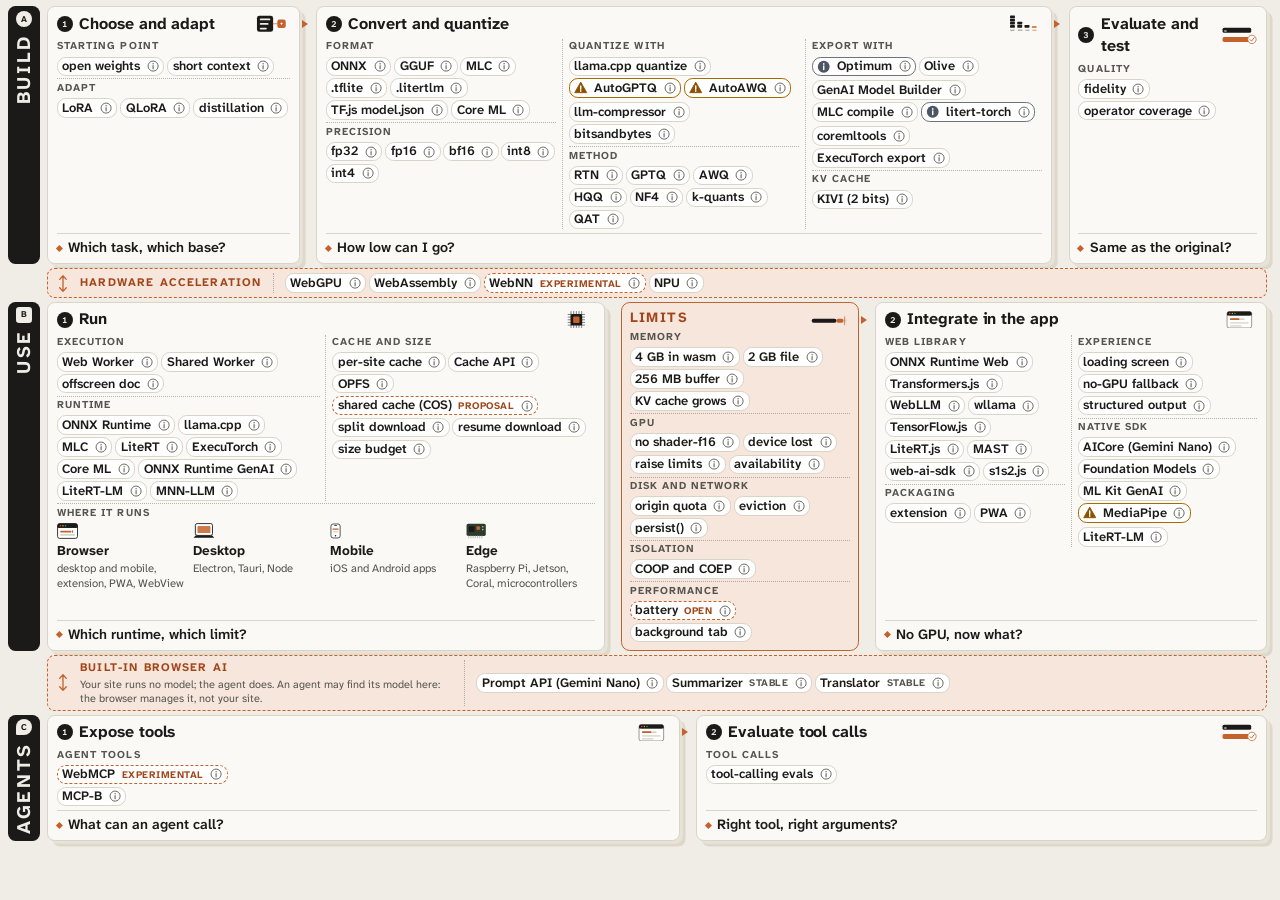
<file: docs/embed/index.html>
<!doctype html>
<html lang="en" class="embed">
<head>
<meta charset="utf-8">
<meta name="viewport" content="width=device-width, initial-scale=1">
<title>State of the Art of WebAI</title>
<meta name="description" content="An infographic of the options on three tracks: building a model, using it in an app, and making a site ready for agents. Not a wizard, no model picker, no advice for your case. Each info icon opens its sources.">
<meta name="robots" content="noindex">
<link rel="preload" href="../fonts/atkinson-hyperlegible-next/atkinson-hyperlegible-next-latin-wght-normal.woff2" as="font" type="font/woff2" crossorigin>
<script>
(function () { try { var q = new URLSearchParams(location.search), r = document.documentElement;
  var th = q.get("theme") || localStorage.getItem("webai-theme"); if (th === "light" || th === "dark") r.setAttribute("data-theme", th);
  if (q.get("fit") === "0") r.setAttribute("data-size", "large"); } catch (e) {} })();
</script>
<style>
/* Atkinson Hyperlegible Next + Mono (OFL, self-hosted, variable). From design-webai/fonts.css; ../fonts is replaced by build.py (fonts/ or ../fonts/). */
@font-face { font-family: "Atkinson Hyperlegible Next"; font-style: normal; font-weight: 200 800; font-display: swap; src: url(../fonts/atkinson-hyperlegible-next/atkinson-hyperlegible-next-latin-wght-normal.woff2) format("woff2"); unicode-range: U+0000-00FF,U+0131,U+0152-0153,U+02BB-02BC,U+02C6,U+02DA,U+02DC,U+0304,U+0308,U+0329,U+2000-206F,U+20AC,U+2122,U+2191,U+2193,U+2212,U+2215,U+FEFF,U+FFFD; }
@font-face { font-family: "Atkinson Hyperlegible Next"; font-style: normal; font-weight: 200 800; font-display: swap; src: url(../fonts/atkinson-hyperlegible-next/atkinson-hyperlegible-next-latin-ext-wght-normal.woff2) format("woff2"); unicode-range: U+0100-02BA,U+02BD-02C5,U+02C7-02CC,U+02CE-02D7,U+02DD-02FF,U+0304,U+0308,U+0329,U+1D00-1DBF,U+1E00-1E9F,U+1EF2-1EFF,U+2020,U+20A0-20AB,U+20AD-20C0,U+2113,U+2C60-2C7F,U+A720-A7FF; }
@font-face { font-family: "Atkinson Hyperlegible Next Fallback"; src: local("Arial"); size-adjust: 100.58%; ascent-override: 97.8%; descent-override: 31.4%; line-gap-override: 0.0%; }
@font-face { font-family: "Atkinson Hyperlegible Mono"; font-style: normal; font-weight: 200 800; font-display: swap; src: url(../fonts/atkinson-hyperlegible-mono/atkinson-hyperlegible-mono-latin-wght-normal.woff2) format("woff2"); unicode-range: U+0000-00FF,U+0131,U+0152-0153,U+02BB-02BC,U+02C6,U+02DA,U+02DC,U+0304,U+0308,U+0329,U+2000-206F,U+20AC,U+2122,U+2191,U+2193,U+2212,U+2215,U+FEFF,U+FFFD; }
@font-face { font-family: "Atkinson Hyperlegible Mono"; font-style: normal; font-weight: 200 800; font-display: swap; src: url(../fonts/atkinson-hyperlegible-mono/atkinson-hyperlegible-mono-latin-ext-wght-normal.woff2) format("woff2"); unicode-range: U+0100-02BA,U+02BD-02C5,U+02C7-02CC,U+02CE-02D7,U+02DD-02FF,U+0304,U+0308,U+0329,U+1D00-1DBF,U+1E00-1E9F,U+1EF2-1EFF,U+2020,U+20A0-20AB,U+20AD-20C0,U+2113,U+2C60-2C7F,U+A720-A7FF; }
@font-face { font-family: "Atkinson Hyperlegible Mono Fallback"; src: local("Courier New"); size-adjust: 94.95%; ascent-override: 103.6%; descent-override: 33.3%; line-gap-override: 0.0%; }
/* State of the Art of WebAI. The board adapts to the window: app.js picks the font (--u, the chip text size) and arranges the five cards in
   1 to 5 columns so the whole map uses the available width and height; the text never shrinks below 12px. */
:root {
  --bg: #f0ede6; --card: #faf9f6; --edge: #d8d4c8; --ink: #1b1a18; --ink2: #55544f; --muted: #6a6964;
  --acc: #c4622d; --acc-tx: #a2461a; --soft: #f6e6dc; --paper: #ffffff; --track: #e2ded2; --sh1: #e7e3d8; --sh2: #ddd8ca; --hole: #3a3a36;
  --al-crit: #b42318; --al-crit-bg: #fdeceb; --al-crit-bd: #d4584d; --al-crit-tx: #8f1d14;
  --al-warn: #8a5200; --al-warn-bg: #fff3d6; --al-warn-bd: #a36b00; --al-warn-tx: #6b3f00;
  --al-info: #4b5563; --al-info-bg: #eceef1; --al-info-bd: #6b7380; --al-info-tx: #374151;
  /* Typography tokens (design-webai, set D): Atkinson Hyperlegible Next for everything, Atkinson Hyperlegible Mono for code. */
  --ff-ui: "Atkinson Hyperlegible Next", "Atkinson Hyperlegible Next Fallback", system-ui, sans-serif;
  --ff-mono: "Atkinson Hyperlegible Mono", "Atkinson Hyperlegible Mono Fallback", ui-monospace, "SF Mono", Menlo, Consolas, monospace;
  --font: var(--ff-ui);
  --ui-2xs: 10px; --ui-xs: 11px; --ui-sm: 12px; --ui-md: 13px; --ui-lg: 14px;   /* fixed UI scale; chip labels never go below --ui-2xs */
  --w-regular: 400; --w-medium: 500; --w-semibold: 600; --w-bold: 700;
  --num-table: tabular-nums;
}
@media (prefers-color-scheme: dark) {
  :root:not([data-theme="light"]) {
    --bg: #151412; --card: #1f1e1b; --edge: #3a3833; --ink: #f0ede6; --ink2: #b9b6ac; --muted: #99978f;
    --acc: #e8814a; --acc-tx: #f09a68; --soft: #2d221b; --paper: #2a2926; --track: #3a3833; --sh1: #1a1917; --sh2: #12110f; --hole: #0d0c0b;
    --al-crit: #ff9a90; --al-crit-bg: #3b1b18; --al-crit-bd: #c65a50; --al-crit-tx: #ffb4ac;
    --al-warn: #ffc861; --al-warn-bg: #382a0d; --al-warn-bd: #a9791c; --al-warn-tx: #ffd98f;
    --al-info: #b4bbc6; --al-info-bg: #2a2d32; --al-info-bd: #7f8896; --al-info-tx: #c9cfd8;
  }
}
:root[data-theme="dark"] {
  --al-crit: #ff9a90; --al-crit-bg: #3b1b18; --al-crit-bd: #c65a50; --al-crit-tx: #ffb4ac;
  --al-warn: #ffc861; --al-warn-bg: #382a0d; --al-warn-bd: #a9791c; --al-warn-tx: #ffd98f;
  --al-info: #b4bbc6; --al-info-bg: #2a2d32; --al-info-bd: #7f8896; --al-info-tx: #c9cfd8;
  --bg: #151412; --card: #1f1e1b; --edge: #3a3833; --ink: #f0ede6; --ink2: #b9b6ac; --muted: #99978f;
  --acc: #e8814a; --acc-tx: #f09a68; --soft: #2d221b; --paper: #2a2926; --track: #3a3833; --sh1: #1a1917; --sh2: #12110f; --hole: #0d0c0b;
}
* { box-sizing: border-box; }
[hidden] { display: none !important; }
html { background: var(--bg); }
body { margin: 0; background: var(--bg); color: var(--ink); font-family: var(--font); line-height: 1.4; font-variant-numeric: var(--num-table); }
a { color: inherit; }

/* page shell */
.page { --m: clamp(12px, 1.1vw, 16px); max-width: none; margin: 0 auto; padding: 8px var(--m) 8px; }
.top { display: flex; flex-wrap: wrap; gap: 8px 24px; align-items: center; justify-content: space-between; margin-bottom: 4px; }
.top h1 { margin: 0; font-size: 20px; letter-spacing: -0.01em; line-height: 1.2; }
.top p { margin: 4px 0 0; color: var(--ink2); font-size: 12px; line-height: 1.4; max-width: 90ch; }
[data-contrib-only][hidden] { display: none !important; }
.contrib-note { flex: 1 0 100%; padding: 4px 10px; border: 1px dashed var(--al-warn-bd); border-radius: 8px; background: var(--al-warn-bg); color: var(--al-warn-tx) !important; }
.seg { display: inline-flex; border: 1px solid var(--edge); border-radius: 999px; overflow: hidden; background: var(--card); }
.seg button { font: inherit; font-weight: 600; font-size: 13px; padding: 6px 14px; border: 0; background: transparent; color: var(--ink2); cursor: pointer; display: inline-flex; align-items: center; }
.seg button:hover { color: var(--ink); }
.seg button[aria-pressed="true"] { background: var(--ink); color: var(--bg); }
.seg button:focus-visible { outline: 2px solid var(--acc); outline-offset: -2px; }
.themes button { padding: 6px 10px; } .themes svg { width: 15px; height: 15px; display: block; }
.foot { margin-top: 6px; font-size: 11px;   display: flex; flex-wrap: wrap; gap: 8px 28px; color: var(--muted); }
.foot p { margin: 0; }
html.export .top, html.export .foot { display: none; }
html.export .page { padding: 20px; max-width: none; }
html.export .board { --u: 14.4px; width: 1552px; margin: 0; }

/* board: three lanes (rows), one per audience; each lane is a row of steps read left to right. Link bands sit between lanes. app.js picks the font (--u) so the whole board fits the window. */
.board { position: relative; display: flex; flex-direction: column; --u: 13px; --s: 9.8px; --gc: calc(var(--s) * 2.1);
  font-size: var(--u); padding: calc(var(--s) * 0.3) calc(var(--s) * 0.6) calc(var(--s) * 0.9) 0; max-width: 2400px; margin: 0 auto; gap: calc(var(--s) * 0.5); }
.lane { display: grid; grid-template-columns: calc(var(--u) * 2.5) minmax(0, 1fr); gap: calc(var(--s) * 0.9); align-items: stretch; }
.lane-h { display: flex; flex-direction: column; align-items: center; gap: calc(var(--s) * 0.8); padding: calc(var(--s) * 0.6) 0; border-radius: calc(var(--s) * 0.95); background: var(--ink); color: var(--bg); }
.lane-h h2 { margin: 0; font-size: calc(var(--u) * 1.5); line-height: 1; letter-spacing: 0.14em; text-transform: uppercase; writing-mode: vertical-rl; transform: rotate(180deg); white-space: nowrap; }
.lane-l { width: calc(var(--s) * 2); height: calc(var(--s) * 2); display: grid; place-items: center; border-radius: 50%; background: var(--bg); color: var(--ink); font-weight: 700; font-size: calc(var(--s) * 1.1); }
.lane[data-lane="build"] .lane-l { border-radius: 50%; } .lane[data-lane="use"] .lane-l { border-radius: 20%; } .lane[data-lane="agents"] .lane-l { border-radius: 50% 50% 50% 8%; }
.steps { display: flex; gap: var(--gc); min-width: 0; align-items: stretch; }
.steps > * { position: relative; flex: 1 1 0; min-width: 0; }
.steps > * + *::before { content: ""; position: absolute; z-index: 2; left: calc(var(--gc) * -0.92); top: calc(var(--s) * 1.6); width: 0; height: 0; border: calc(var(--s) * 0.55) solid transparent; border-left: calc(var(--s) * 0.8) solid var(--acc); border-right: 0; }
.steps > .panel.step::before { display: none; }
.band { position: relative; display: flex; align-items: center; gap: calc(var(--s) * 1.4); flex-wrap: wrap; margin-left: calc(var(--u) * 2.5 + var(--s) * 0.9); padding: calc(var(--s) * 0.5) calc(var(--s) * 1.1); background: var(--soft); border: 1.5px dashed var(--acc); border-radius: calc(var(--s) * 0.95); }
.band .varrow { flex: none; width: calc(var(--s) * 1.5); height: calc(var(--s) * 2.4); color: var(--acc); }
.band-h { min-width: 0; max-width: calc(var(--u) * 30); }
.band-h h3 { margin: 0; font-size: calc(var(--u) * 0.9); letter-spacing: 0.1em; text-transform: uppercase; color: var(--acc-tx); }
.band-note { margin: calc(var(--s) * 0.15) 0 0; font-size: calc(var(--u) * 0.85); color: var(--ink2); line-height: 1.3; }
.band .groups { column-width: auto; column-count: 1; display: flex; flex-wrap: wrap; gap: 0 calc(var(--s) * 1.6); align-items: center; }
.band .groups > .group { margin: 0; display: flex; align-items: center; gap: calc(var(--s) * 0.6); flex-wrap: wrap; }
.band .group h3 { margin: 0; }

/* cards */
.card { position: relative; display: flex; flex-direction: column; background: var(--card); border: 1px solid var(--edge);
  border-radius: calc(var(--s) * 0.95); padding: calc(var(--s) * 0.7) calc(var(--s) * 1.1);
  box-shadow: calc(var(--s) * 0.35) calc(var(--s) * 0.35) 0 var(--sh1), calc(var(--s) * 0.7) calc(var(--s) * 0.7) 0 var(--sh2); }
.badge { flex: none; width: calc(var(--s) * 2); height: calc(var(--s) * 2); border-radius: 50%; background: var(--ink); color: var(--bg); display: grid; place-items: center; font-weight: 700; font-size: calc(var(--s) * 1.1); }
.card-h { display: flex; align-items: center; gap: calc(var(--s) * 0.8); min-height: calc(var(--s) * 2); margin-bottom: calc(var(--s) * 0.35); }
.card-h h2 { margin: 0; flex: 1; min-width: 0; font-size: calc(var(--u) * 1.25); letter-spacing: -0.005em; }
.card-h .icon { display: block; height: calc(var(--s) * 2.2); width: calc(var(--s) * 4.6); flex: none; }
.card-h .icon svg { height: 100%; width: 100%; }
.body { flex: 1; display: flex; flex-direction: column; justify-content: flex-start; gap: calc(var(--s) * 0.6); padding: calc(var(--s) * 0.15) 0; }
.decision { margin-top: calc(var(--s) * 0.35); padding-top: calc(var(--s) * 0.5); border-top: 1px solid var(--edge); display: flex; align-items: center; gap: calc(var(--s) * 0.8);
  font-weight: 600; font-size: calc(var(--u) * 1.1); }
.decision::before { content: ""; flex: none; width: calc(var(--s) * 0.6); height: calc(var(--s) * 0.6); background: var(--acc); transform: rotate(45deg); }

/* groups and chips: the groups of a card flow in as many columns as fit, balanced top to bottom */
.groups { column-width: calc(var(--u) * 14); column-gap: calc(var(--s) * 1.6); column-fill: balance; }
.groups > .group { break-inside: avoid; margin: 0 0 calc(var(--s) * 0.6); }
.panel .groups { column-width: calc(var(--u) * 13.5); }
.group { min-width: 0; }
.group h3 { margin: 0 0 calc(var(--s) * 0.3); font-size: calc(var(--u) * 0.82); letter-spacing: 0.1em; text-transform: uppercase; color: var(--ink2); font-weight: 700; }
.chips { list-style: none; margin: 0; padding: 0; display: flex; flex-wrap: wrap; gap: calc(var(--s) * 0.3) calc(var(--s) * 0.35); }
.chip { display: inline-flex; align-items: center; gap: 0.5em; padding: calc(var(--s) * 0.2) calc(var(--s) * 0.55); background: var(--paper); border: 1px solid var(--edge); max-width: 100%;
  border-radius: calc(var(--s) * 1.1); font-size: var(--u); line-height: 1.12; font-weight: 600; text-decoration: none; color: var(--ink); }
.chip { font-family: inherit; cursor: pointer; text-align: left; }
.chip:hover { border-color: var(--acc); }
.chip:focus-visible { border-color: var(--acc); outline: 2px solid var(--acc); outline-offset: 2px; }
.chip[data-kind="tree"] .caret { width: 0.95em; height: 0.95em; flex: none; color: var(--muted); transition: color 0.12s; }
.chip[aria-expanded="true"] { border-color: var(--acc); background: var(--soft); }
.chip[aria-expanded="true"] .caret { color: var(--acc); }
.chip[data-status]:not([data-status="stable"]) { border-style: dashed; border-color: var(--acc); }
.chip[data-status="stable"] em { color: var(--ink2); }
.chips li { min-width: 0; max-width: 100%; }
.chip em { white-space: nowrap; font-style: normal; font-size: max(var(--ui-2xs), 0.62em); font-weight: 700; letter-spacing: 0.05em; text-transform: uppercase; color: var(--acc-tx); }

/* where it runs and limits */
.where h3 { margin: 0 0 calc(var(--s) * 0.4); font-size: calc(var(--u) * 0.82); letter-spacing: 0.1em; text-transform: uppercase; color: var(--ink2); font-weight: 700; }
.where-grid { display: grid; grid-template-columns: repeat(auto-fit, minmax(calc(var(--u) * 7.2), 1fr)); gap: calc(var(--s) * 0.9); }
.where-item .glyph { display: block; height: calc(var(--s) * 2); width: calc(var(--s) * 3.4); margin-bottom: calc(var(--s) * 0.3); }
.where-item .glyph svg { height: 100%; width: auto; max-width: 100%; }
.where-item a { font-weight: 700; font-size: calc(var(--u) * 1.05); text-decoration: none; }
.where-item a:hover { color: var(--acc); }
.where-item p { margin: calc(var(--s) * 0.2) 0 0; font-size: calc(var(--u) * 0.88); color: var(--ink2); line-height: 1.3; }
.panel { background: var(--soft); border: 1.5px solid var(--acc); border-radius: calc(var(--s) * 1.1); padding: calc(var(--s) * 0.6) calc(var(--s) * 0.9) calc(var(--s) * 0.35); }
.panel-h { display: flex; align-items: center; justify-content: space-between; margin-bottom: calc(var(--s) * 0.35); }
.panel-h h3 { margin: 0; font-size: calc(var(--u) * 1.1); letter-spacing: 0.1em; text-transform: uppercase; color: var(--acc-tx); }
.panel-h .icon { display: block; height: calc(var(--s) * 1.2); width: calc(var(--s) * 5.2); }
.panel-h .icon svg { height: 100%; width: 100%; }
.panel .chip { background: var(--paper); }

/* icons follow the theme */
[data-f="ink"] { fill: var(--ink); } [data-s="ink"] { stroke: var(--ink); }
[data-f="acc"] { fill: var(--acc); } [data-s="acc"] { stroke: var(--acc); }
[data-f="bg"] { fill: var(--bg); } [data-s="bg"] { stroke: var(--bg); }
[data-f="paper"] { fill: var(--paper); } [data-s="paper"] { stroke: var(--paper); }
[data-f="edge"] { fill: var(--edge); } [data-s="edge"] { stroke: var(--edge); }
[data-f="track"] { fill: var(--track); } [data-s="track"] { stroke: var(--track); }
[data-f="muted"] { fill: var(--muted); } [data-s="muted"] { stroke: var(--muted); }

/* source menu, alerts */
.sr { position: absolute; width: 1px; height: 1px; margin: -1px; padding: 0; overflow: hidden; clip: rect(0 0 0 0); white-space: nowrap; border: 0; }
.al { display: inline-flex; flex: none; width: 1.05em; height: 1.05em; }
.al .ai { width: 100%; height: 100%; display: block; }
.al .g { stroke: var(--paper); } .al .gf { fill: var(--paper); }
.al[data-level="critical"] { color: var(--al-crit); } .al[data-level="warning"] { color: var(--al-warn); } .al[data-level="info"] { color: var(--al-info); }
.chip[data-alert="critical"] { border-color: var(--al-crit-bd); } .chip[data-alert="warning"] { border-color: var(--al-warn-bd); } .chip[data-alert="info"] { border-color: var(--al-info-bd); }
.chip[data-alert] { border-style: solid; }
.pop { background: var(--paper); color: var(--ink); border: 1px solid var(--edge); border-radius: 12px; box-shadow: 0 10px 30px rgba(0, 0, 0, 0.18); font-size: 13px; line-height: 1.4; }
.pop { position: fixed; z-index: 60; width: min(360px, calc(100vw - 16px)); max-height: min(86vh, 640px); overflow: auto; padding: 6px; }
.pop-head, .pop-alert { padding: 7px 10px; }
.pop-head .ph-top { display: flex; align-items: baseline; gap: 8px; }
.pop-head strong { font-size: 14px; }
.pop-head .tag, .pop .tag { font-style: normal; font-size: max(var(--ui-2xs), 10.5px); font-weight: 700; letter-spacing: 0.05em; text-transform: uppercase; color: var(--acc-tx); }
.pop-head .ph-desc { margin: 3px 0 0; color: var(--ink2); }
.pop-head .ph-meta { margin: 5px 0 0; font-size: 11.5px; color: var(--ink2); font-variant-numeric: tabular-nums; }
.pop-alert { margin: 4px 0 2px; border-radius: 8px; }
.pop-alert .al-title { display: flex; align-items: center; gap: 6px; font-weight: 700; }
.pop-alert .al-text { margin: 4px 0 0; color: var(--ink); }
.pop-alert .al-meta { margin: 5px 0 0; font-size: 11.5px; color: var(--ink2); font-variant-numeric: tabular-nums; }
.pop[data-alert="critical"] { background: var(--al-crit-bg); border-color: var(--al-crit-bd); }
.pop[data-alert="warning"] { background: var(--al-warn-bg); border-color: var(--al-warn-bd); }
.pop[data-alert="info"] { background: var(--al-info-bg); border-color: var(--al-info-bd); }
[data-alert="critical"] .al-title { color: var(--al-crit-tx); } [data-alert="warning"] .al-title { color: var(--al-warn-tx); } [data-alert="info"] .al-title { color: var(--al-info-tx); }
.pop a { display: flex; flex-direction: column; gap: 1px; padding: 7px 10px; border-radius: 8px; text-decoration: none; }
.pop a:hover, .pop a:focus-visible { background: var(--soft); outline: none; }
.pop[data-alert] a:hover, .pop[data-alert] a:focus-visible { background: var(--paper); }
.pop a:focus-visible { box-shadow: inset 0 0 0 2px var(--acc); }
.pop .ev-group { display: flex; flex-wrap: wrap; gap: 0 4px; padding: 2px 10px 8px; }
.pop .ev-group .pg { width: 100%; padding: 6px 0 2px; }
.pop a.ev { display: inline-block; font-size: 12px; padding: 2px 6px; margin-left: -6px; word-break: break-all; text-decoration: underline; text-underline-offset: 2px; }
.pop[data-alert] { width: min(430px, calc(100vw - 16px)); }
.pop .t { font-weight: 600; }
.pop .m { display: flex; gap: 8px; align-items: baseline; color: var(--ink2); font-size: 11.5px; }
.pop .m em { font-style: normal; } .pop .m time { margin-left: auto; font-variant-numeric: tabular-nums; white-space: nowrap; }
.pop .pg { padding: 8px 10px 2px; font-size: 10.5px; letter-spacing: 0.12em; text-transform: uppercase; font-weight: 700; color: var(--ink2); }
.pop [role="group"] { border-top: 1px solid var(--edge); margin-top: 4px; }
.pop [role="menu"] > [role="group"]:first-child { margin-top: 2px; }
.pop[data-alert] [role="group"] { border-top-color: var(--edge); }

/* The board's size on the page is decided by app.js (see arrange()): Normal = the target font; Large = a bigger font; Fit = the smallest
   font (never below 12px) with which the whole map fits the window. The cards are re-arranged to use the width and the height. */
.small-window { font-size: 12px; color: var(--acc-tx); }
/* Fit to screen: while measuring and once it fits, the page is exactly one viewport tall (100% of the layout viewport, no vh/dvh to round). */
html.fitting, html.fitting body, html.fitted, html.fitted body { overflow: hidden; }
html.fitted, html.fitted body { height: 100%; }
html.fitted .page { height: 100%; display: flex; flex-direction: column; box-sizing: border-box; }
html.fitted .top, html.fitted .foot { flex: none; }
html.fitted .lane { flex: 1 1 auto; }
html.fitted .board { flex: 1 1 auto; min-height: 0; width: 100%; }   /* same width as when measured: an auto-margin flex item would shrink to its content */
html.embed .page { --m: 8px; padding: 4px var(--m); }
html.embed .top, html.embed .foot { display: none; }

/* header: title and tagline on the left; on the right ONE row (language, theme, Share), same height, same gap */
.intro { flex: 1 1 320px; min-width: 0; }
@media (pointer: coarse) { .chip { min-height: 24px; } }
.bar { display: flex; align-items: center; gap: 8px; flex: none; max-width: 100%; flex-wrap: wrap; }
.seg, .btn.share { height: 32px; box-sizing: border-box; }
.seg button { height: 100%; }
.btn { font: inherit; font-weight: 600; font-size: 13px; display: inline-flex; align-items: center; gap: 6px; padding: 6px 12px; border: 1px solid var(--edge); border-radius: 999px;
  background: var(--card); color: var(--ink2); cursor: pointer; text-decoration: none; }
.btn:hover, .btn[aria-expanded="true"] { color: var(--ink); border-color: var(--acc); }
.btn:focus-visible { outline: 2px solid var(--acc); outline-offset: 2px; }
.btn .ic { width: 14px; height: 14px; flex: none; }
.btn.sm { padding: 3px 10px; font-size: 12px; }
.small-window { flex-basis: 100%; text-align: right; font-size: 12px; color: var(--acc-tx); }
.reviewed { font-size: 12px; color: var(--muted); font-variant-numeric: tabular-nums; }

/* the Share popover: share, embed, download, suggest */
.pop-share { width: min(400px, calc(100vw - 16px)); max-height: 60vh; padding: 8px 14px 10px; }
.sh-top { position: sticky; top: 0; height: 0; z-index: 2; display: flex; align-items: flex-start; justify-content: flex-end; overflow: visible; }
.sh-top .btn { flex: none; }
.sh-top .btn { position: relative; top: 2px; background: var(--card); }
.sh-sec { padding: 8px 0 6px; border-top: 1px solid var(--edge); }
.sh-top + .sh-sec { border-top: 0; padding-top: 4px; }
.sh-sec h3 { margin: 0 0 6px; font-size: 11px; letter-spacing: 0.1em; text-transform: uppercase; color: var(--ink2); }
.sh-links { display: flex; flex-wrap: wrap; gap: 6px; }
.sh-foot { display: flex; align-items: center; justify-content: space-between; gap: 12px; padding-top: 8px; border-top: 1px solid var(--edge); font-size: 13px; }
.sh-foot a { color: var(--ink); text-underline-offset: 2px; }
.emb-help { margin: 0 0 2px; font-size: 12px; color: var(--ink2); }
.pop .emb-help a { display: inline; padding: 0; border-radius: 0; color: var(--ink2); text-decoration: underline; text-underline-offset: 2px; }
.pop .emb-help a:hover, .pop .emb-help a:focus-visible { background: none; color: var(--ink); }
.emb-row { display: grid; grid-template-columns: minmax(0, 1fr) auto; align-items: center; gap: 2px 12px; padding: 7px 0; border-top: 1px solid var(--edge); }
.emb-row:first-of-type { border-top: 0; }
.emb-txt { min-width: 0; }
.emb-txt b { font-size: 13px; }
.emb-txt p { margin: 1px 0 3px; font-size: 12px; line-height: 1.35; color: var(--ink2); }
.emb-txt code.pv { display: block; max-width: 100%; overflow: hidden; text-overflow: ellipsis; white-space: nowrap; font-family: var(--ff-mono); font-size: var(--ui-xs); color: var(--muted); }
.btn.copy { background: var(--ink); color: var(--bg); border-color: var(--ink); min-width: 78px; justify-content: center; }
.btn.copy:hover, .btn.copy:focus-visible { background: var(--acc); border-color: var(--acc); color: #fff; }
.btn.copy.done { background: var(--acc); border-color: var(--acc); color: #fff; }
@media (max-width: 700px) {
  .top { align-items: flex-start; }
  .bar { flex-wrap: wrap; }
  .small-window { text-align: left; }
  .pop-share { left: 0 !important; right: 0; top: auto !important; bottom: 0; width: 100% !important; max-height: 60vh; border-radius: 14px 14px 0 0; padding-bottom: 14px; }   /* phone: a short sheet at the bottom */
}
.toast { position: fixed; z-index: 90; left: 50%; bottom: 24px; transform: translateX(-50%); padding: 8px 14px; border-radius: 999px; background: var(--ink); color: var(--bg); font-size: 13px; }
@media (max-width: 700px) { .tools, .tools-row, .actions { align-items: flex-start; justify-content: flex-start; } .reviewed { padding-left: 0; } .top h1 { font-size: 20px; } }
.pop .m time { white-space: nowrap; }

/* the model line (drawn by app.js as one SVG path) and the small motions. Motion is decoration only: nothing depends on it. */
.where-item:nth-child(2) { --i: 1; } .where-item:nth-child(3) { --i: 2; } .where-item:nth-child(4) { --i: 3; }
@keyframes march { to { stroke-dashoffset: -16; } }
@keyframes wi-in { from { opacity: 0; transform: translateY(8px); } to { opacity: 1; transform: none; } }
@keyframes blink { 50% { opacity: 0; } }
@keyframes glow { from { opacity: 0.78; } to { opacity: 1; } }
@keyframes ring { 0% { opacity: 0.75; transform: scale(1); } 70%, 100% { opacity: 0; transform: scale(3.4); } }
@keyframes led { 0% { opacity: 1; } 50% { opacity: 0.22; } }
html.motion html.motion:not(.settled) .where-item { animation: wi-in 0.55s cubic-bezier(0.2, 0.7, 0.2, 1) both; animation-delay: calc(var(--i, 0) * 140ms + 200ms); }
html.motion .where-item .m-cursor { animation: blink 1.1s steps(1) infinite; animation-delay: calc(var(--i, 0) * 0.3s); }
html.motion .where-item .m-glow { animation: glow 3.2s ease-in-out infinite alternate; }
html.motion .where-item .m-pulse { animation: glow 2.4s ease-in-out infinite alternate; }
html.motion .where-item .m-ring { transform-box: fill-box; transform-origin: center; animation: ring 2.8s ease-out infinite; }
html.motion .where-item .m-led1 { animation: led 1.6s steps(1) infinite; }
html.motion .where-item .m-led2 { animation: led 1.6s steps(1) infinite 0.5s; }
.panel.step { align-self: stretch; display: flex; flex-direction: column; }
.panel.step .groups { column-width: calc(var(--u) * 12); }
@media (prefers-reduced-motion: reduce) { .where-item, .where-item * { animation: none !important; transition: none !important; } }
/* phone: one column; every lane is a header over its steps, the steps stack, the arrows point down */
@media (max-width: 700px) {
  .lane { grid-template-columns: 1fr; }
  .lane-h { flex-direction: row; align-items: center; padding: calc(var(--s) * 0.5) calc(var(--s) * 0.8); }
  .lane-h h2 { writing-mode: horizontal-tb; transform: none; font-size: calc(var(--u) * 1.1); }
  .steps { flex-direction: column; }
  .steps > * + *::before { left: calc(var(--s) * 3); top: calc(var(--gc) * -0.92); border: calc(var(--s) * 0.55) solid transparent; border-top: calc(var(--s) * 0.8) solid var(--acc); border-bottom: 0; }
  .band { margin-left: 0; }
}
.band .group h3 { position: absolute; width: 1px; height: 1px; margin: -1px; overflow: hidden; clip: rect(0 0 0 0); white-space: nowrap; }   /* the band's own title says it; the group label stays for screen readers */

/* soft separators: a thin dotted line, half transparent, between the groups of a card (horizontal), between its columns (vertical), and after a band's title.
   They are drawn without taking space, so the height does not change; app.js marks the group that starts a column (.first) so no line shows above it. */
:root { --sep: color-mix(in srgb, var(--ink) 30%, transparent); }
.card .groups, .panel .groups { column-rule: 1px dotted var(--sep); }
.card .group, .panel .group { position: relative; }
.card .group:not(.first)::before, .panel .group:not(.first)::before { content: ""; position: absolute; left: 0; right: 0; top: calc(var(--s) * -0.3); border-top: 1px dotted var(--sep); pointer-events: none; }
.group:first-child::before { display: none !important; }
.body > .where { position: relative; }
.body > .where::before { content: ""; position: absolute; left: 0; right: 0; top: calc(var(--s) * -0.3); border-top: 1px dotted var(--sep); }
.band-h { padding-right: calc(var(--s) * 1.4); border-right: 1px dotted var(--sep); align-self: stretch; display: flex; flex-direction: column; justify-content: center; }

/* Edition-only artwork and labels must not appear in classic rendering. */
html:not([data-edition]) .edition-only, html:not([data-edition]) .chapter-art, html:not([data-edition]) .chapter-name, html.export .edition-switch { display:none; }

</style>

</head>
<body>
<div class="page">

<div class="board" role="group" aria-label="State of the Art of WebAI"><section class="lane" data-lane="build"><div class="lane-h"><span class="lane-l" aria-hidden="true">A</span><h2 data-t="ui.lane.build">Build</h2></div><div class="steps"><article class="card" id="layer-choose" data-n="1" style="flex-grow:13"><div class="card-h"><span class="badge">1</span><h2 data-t="layer.choose">Choose and adapt</h2><span class="icon"><svg xmlns="http://www.w3.org/2000/svg" viewBox="-82 -50 172 100" aria-hidden="true" focusable="false"><rect x="-78" y="-46" width="92" height="92" data-f="ink" rx="14"/><rect x="-62" y="-30" width="60" height="10" data-f="bg" rx="5"/><rect x="-62" y="-4" width="50" height="10" data-f="bg" rx="5"/><rect x="-62" y="22" width="40" height="10" data-f="bg" rx="5"/><line x1="14" y1="0" x2="38" y2="0" data-s="acc" stroke-width="4" stroke-linecap="round"/><rect x="38" y="-24" width="48" height="48" data-f="acc" rx="12"/><text x="62" y="1" font-size="30" font-weight="700" data-f="paper" text-anchor="middle" dominant-baseline="central">+</text></svg></span></div><div class="body"><div class="groups"><div class="group"><h3 data-t="group.start">Starting point</h3><ul class="chips"><li><button type="button" class="chip" data-kind="tree" aria-haspopup="menu" aria-expanded="false" aria-controls="menu-open-weights" data-id="open-weights" data-n="2" data-date="2026-11-20"><span class="n" data-t="chip.open-weights">open weights</span><svg class="caret" viewBox="0 0 16 16" aria-hidden="true" focusable="false"><circle cx="8" cy="8" r="6.6" fill="none" stroke="currentColor" stroke-width="1.3"/><circle cx="8" cy="4.9" r="0.95" fill="currentColor"/><path d="M8 7.4v4.2" fill="none" stroke="currentColor" stroke-width="1.5" stroke-linecap="round"/></svg></button><div class="pop" id="pop-open-weights" data-menu="open-weights" hidden><div class="pop-head"><div class="ph-top"><strong data-t="chip.open-weights">open weights</strong></div><p class="ph-desc" data-t="desc.open-weights">Weights published openly, so they can be adapted, converted and shipped; SmolLM3-3B is Apache-2.0.</p><p class="ph-meta" data-date="2026-11-20" data-n="2">Reviewed 2026-11-20 · 2 sources</p></div><div role="menu" id="menu-open-weights" aria-label="Sources for open weights" data-menu-label="open-weights"><div role="group" aria-label="Docs" data-al="srcgroup.docs"><div class="pg" aria-hidden="true" data-t="srcgroup.docs">Docs</div><a role="menuitem" tabindex="-1" href="https://huggingface.co/HuggingFaceTB/SmolLM3-3B" target="_blank" rel="noopener"><span class="t">SmolLM3-3B model card</span><span class="m"><span>huggingface.co</span><em data-t="ui.level.primary">primary</em><time datetime="2026-11-19">2026-11-19</time></span></a></div><div role="group" aria-label="Posts" data-al="srcgroup.blog"><div class="pg" aria-hidden="true" data-t="srcgroup.blog">Posts</div><a role="menuitem" tabindex="-1" href="https://huggingface.co/blog/smollm3" target="_blank" rel="noopener"><span class="t">Hugging Face: SmolLM3 announcement</span><span class="m"><span>huggingface.co</span><em data-t="ui.level.trusted">trusted</em><time datetime="2026-11-20">2026-11-20</time></span></a></div></div></div></li><li><button type="button" class="chip" data-kind="tree" aria-haspopup="menu" aria-expanded="false" aria-controls="menu-short-context" data-id="short-context" data-n="2" data-date="2026-11-20"><span class="n" data-t="chip.short-context">short context</span><svg class="caret" viewBox="0 0 16 16" aria-hidden="true" focusable="false"><circle cx="8" cy="8" r="6.6" fill="none" stroke="currentColor" stroke-width="1.3"/><circle cx="8" cy="4.9" r="0.95" fill="currentColor"/><path d="M8 7.4v4.2" fill="none" stroke="currentColor" stroke-width="1.5" stroke-linecap="round"/></svg></button><div class="pop" id="pop-short-context" data-menu="short-context" hidden><div class="pop-head"><div class="ph-top"><strong data-t="chip.short-context">short context</strong></div><p class="ph-desc" data-t="desc.short-context">A short context keeps the KV cache small; the cache grows with every token kept.</p><p class="ph-meta" data-date="2026-11-20" data-n="2">Reviewed 2026-11-20 · 2 sources</p></div><div role="menu" id="menu-short-context" aria-label="Sources for short context" data-menu-label="short-context"><div role="group" aria-label="Posts" data-al="srcgroup.blog"><div class="pg" aria-hidden="true" data-t="srcgroup.blog">Posts</div><a role="menuitem" tabindex="-1" href="https://huggingface.co/blog/kv-cache-quantization" target="_blank" rel="noopener"><span class="t">Hugging Face: KV cache quantization</span><span class="m"><span>huggingface.co</span><em data-t="ui.level.trusted">trusted</em><time datetime="2026-11-19">2026-11-19</time></span></a><a role="menuitem" tabindex="-1" href="https://developer.nvidia.com/blog/mastering-llm-techniques-inference-optimization/" target="_blank" rel="noopener"><span class="t">NVIDIA: LLM inference optimization</span><span class="m"><span>developer.nvidia.com</span><em data-t="ui.level.trusted">trusted</em><time datetime="2026-11-20">2026-11-20</time></span></a></div></div></div></li></ul></div><div class="group"><h3 data-t="group.adapt">Adapt</h3><ul class="chips"><li><button type="button" class="chip" data-kind="tree" aria-haspopup="menu" aria-expanded="false" aria-controls="menu-lora" data-id="lora" data-n="2" data-date="2026-11-20"><span class="n" data-t="chip.lora">LoRA</span><svg class="caret" viewBox="0 0 16 16" aria-hidden="true" focusable="false"><circle cx="8" cy="8" r="6.6" fill="none" stroke="currentColor" stroke-width="1.3"/><circle cx="8" cy="4.9" r="0.95" fill="currentColor"/><path d="M8 7.4v4.2" fill="none" stroke="currentColor" stroke-width="1.5" stroke-linecap="round"/></svg></button><div class="pop" id="pop-lora" data-menu="lora" hidden><div class="pop-head"><div class="ph-top"><strong data-t="chip.lora">LoRA</strong></div><p class="ph-desc" data-t="desc.lora">Freezes the base weights and trains small low-rank matrices, with no extra latency at inference.</p><p class="ph-meta" data-date="2026-11-20" data-n="2">Reviewed 2026-11-20 · 2 sources</p></div><div role="menu" id="menu-lora" aria-label="Sources for LoRA" data-menu-label="lora"><div role="group" aria-label="Code" data-al="srcgroup.code"><div class="pg" aria-hidden="true" data-t="srcgroup.code">Code</div><a role="menuitem" tabindex="-1" href="https://github.com/microsoft/LoRA" target="_blank" rel="noopener"><span class="t">LoRA reference code</span><span class="m"><span>github.com</span><em data-t="ui.level.primary">primary</em><time datetime="2026-11-20">2026-11-20</time></span></a></div><div role="group" aria-label="Papers" data-al="srcgroup.papers"><div class="pg" aria-hidden="true" data-t="srcgroup.papers">Papers</div><a role="menuitem" tabindex="-1" href="https://arxiv.org/abs/2106.09685" target="_blank" rel="noopener"><span class="t">LoRA paper</span><span class="m"><span>arxiv.org</span><em data-t="ui.level.primary">primary</em><time datetime="2026-11-19">2026-11-19</time></span></a></div></div></div></li><li><button type="button" class="chip" data-kind="tree" aria-haspopup="menu" aria-expanded="false" aria-controls="menu-qlora" data-id="qlora" data-n="2" data-date="2026-11-20"><span class="n" data-t="chip.qlora">QLoRA</span><svg class="caret" viewBox="0 0 16 16" aria-hidden="true" focusable="false"><circle cx="8" cy="8" r="6.6" fill="none" stroke="currentColor" stroke-width="1.3"/><circle cx="8" cy="4.9" r="0.95" fill="currentColor"/><path d="M8 7.4v4.2" fill="none" stroke="currentColor" stroke-width="1.5" stroke-linecap="round"/></svg></button><div class="pop" id="pop-qlora" data-menu="qlora" hidden><div class="pop-head"><div class="ph-top"><strong data-t="chip.qlora">QLoRA</strong></div><p class="ph-desc" data-t="desc.qlora">LoRA on a model frozen in 4 bits; fine-tunes a 65B model on a single 48 GB GPU.</p><p class="ph-meta" data-date="2026-11-20" data-n="2">Reviewed 2026-11-20 · 2 sources</p></div><div role="menu" id="menu-qlora" aria-label="Sources for QLoRA" data-menu-label="qlora"><div role="group" aria-label="Code" data-al="srcgroup.code"><div class="pg" aria-hidden="true" data-t="srcgroup.code">Code</div><a role="menuitem" tabindex="-1" href="https://github.com/artidoro/qlora" target="_blank" rel="noopener"><span class="t">QLoRA reference code</span><span class="m"><span>github.com</span><em data-t="ui.level.primary">primary</em><time datetime="2026-11-20">2026-11-20</time></span></a></div><div role="group" aria-label="Papers" data-al="srcgroup.papers"><div class="pg" aria-hidden="true" data-t="srcgroup.papers">Papers</div><a role="menuitem" tabindex="-1" href="https://arxiv.org/abs/2305.14314" target="_blank" rel="noopener"><span class="t">QLoRA paper</span><span class="m"><span>arxiv.org</span><em data-t="ui.level.primary">primary</em><time datetime="2026-11-19">2026-11-19</time></span></a></div></div></div></li><li><button type="button" class="chip" data-kind="tree" aria-haspopup="menu" aria-expanded="false" aria-controls="menu-distillation" data-id="distillation" data-n="2" data-date="2026-11-19"><span class="n" data-t="chip.distillation">distillation</span><svg class="caret" viewBox="0 0 16 16" aria-hidden="true" focusable="false"><circle cx="8" cy="8" r="6.6" fill="none" stroke="currentColor" stroke-width="1.3"/><circle cx="8" cy="4.9" r="0.95" fill="currentColor"/><path d="M8 7.4v4.2" fill="none" stroke="currentColor" stroke-width="1.5" stroke-linecap="round"/></svg></button><div class="pop" id="pop-distillation" data-menu="distillation" hidden><div class="pop-head"><div class="ph-top"><strong data-t="chip.distillation">distillation</strong></div><p class="ph-desc" data-t="desc.distillation">Squeezes a larger model into a smaller one; DistilBERT is 40% smaller and 60% faster.</p><p class="ph-meta" data-date="2026-11-19" data-n="2">Reviewed 2026-11-19 · 2 sources</p></div><div role="menu" id="menu-distillation" aria-label="Sources for distillation" data-menu-label="distillation"><div role="group" aria-label="Papers" data-al="srcgroup.papers"><div class="pg" aria-hidden="true" data-t="srcgroup.papers">Papers</div><a role="menuitem" tabindex="-1" href="https://arxiv.org/abs/1503.02531" target="_blank" rel="noopener"><span class="t">Distilling the knowledge in a neural network</span><span class="m"><span>arxiv.org</span><em data-t="ui.level.primary">primary</em><time datetime="2026-11-19">2026-11-19</time></span></a><a role="menuitem" tabindex="-1" href="https://arxiv.org/abs/1910.01108" target="_blank" rel="noopener"><span class="t">DistilBERT</span><span class="m"><span>arxiv.org</span><em data-t="ui.level.primary">primary</em><time datetime="2026-11-19">2026-11-19</time></span></a></div></div></div></li></ul></div></div></div><div class="decision" data-t="decision.choose">Which task, which base?</div></article><article class="card" id="layer-convert" data-n="2" style="flex-grow:40"><div class="card-h"><span class="badge">2</span><h2 data-t="layer.convert">Convert and quantize</h2><span class="icon"><svg xmlns="http://www.w3.org/2000/svg" viewBox="-116 -70 236 150" aria-hidden="true" focusable="false"><rect x="-112" y="15" width="42" height="24" data-f="ink" rx="4"/><rect x="-112" y="-12" width="42" height="24" data-f="ink" rx="4"/><rect x="-112" y="-39" width="42" height="24" data-f="ink" rx="4"/><rect x="-112" y="-66" width="42" height="24" data-f="ink" rx="4"/><text x="-91" y="70" font-size="20" font-weight="600" data-f="muted" text-anchor="middle">fp32</text><rect x="-50" y="15" width="42" height="24" data-f="ink" rx="4"/><rect x="-50" y="-12" width="42" height="24" data-f="ink" rx="4"/><text x="-29" y="70" font-size="20" font-weight="600" data-f="muted" text-anchor="middle">bf16</text><rect x="12" y="15" width="42" height="24" data-f="ink" rx="4"/><text x="33" y="70" font-size="20" font-weight="600" data-f="muted" text-anchor="middle">int8</text><rect x="74" y="27" width="42" height="12" data-f="acc" rx="4"/><text x="95" y="70" font-size="20" font-weight="600" data-f="acc" text-anchor="middle">int4</text></svg></span></div><div class="body"><div class="groups"><div class="group"><h3 data-t="group.format">Format</h3><ul class="chips"><li><button type="button" class="chip" data-kind="tree" aria-haspopup="menu" aria-expanded="false" aria-controls="menu-onnx" data-id="onnx" data-n="2" data-date="2026-11-20"><span class="n" data-t="chip.onnx">ONNX</span><svg class="caret" viewBox="0 0 16 16" aria-hidden="true" focusable="false"><circle cx="8" cy="8" r="6.6" fill="none" stroke="currentColor" stroke-width="1.3"/><circle cx="8" cy="4.9" r="0.95" fill="currentColor"/><path d="M8 7.4v4.2" fill="none" stroke="currentColor" stroke-width="1.5" stroke-linecap="round"/></svg></button><div class="pop" id="pop-onnx" data-menu="onnx" hidden><div class="pop-head"><div class="ph-top"><strong data-t="chip.onnx">ONNX</strong></div><p class="ph-desc" data-t="desc.onnx">Open graph format that ONNX Runtime executes in the browser and natively.</p><p class="ph-meta" data-date="2026-11-20" data-n="2">Reviewed 2026-11-20 · 2 sources</p></div><div role="menu" id="menu-onnx" aria-label="Sources for ONNX" data-menu-label="onnx"><div role="group" aria-label="Docs" data-al="srcgroup.docs"><div class="pg" aria-hidden="true" data-t="srcgroup.docs">Docs</div><a role="menuitem" tabindex="-1" href="https://onnxruntime.ai/docs/tutorials/web/" target="_blank" rel="noopener"><span class="t">ONNX Runtime Web: tutorials</span><span class="m"><span>onnxruntime.ai</span><em data-t="ui.level.primary">primary</em><time datetime="2026-11-19">2026-11-19</time></span></a><a role="menuitem" tabindex="-1" href="https://onnx.ai/" target="_blank" rel="noopener"><span class="t">ONNX project</span><span class="m"><span>onnx.ai</span><em data-t="ui.level.primary">primary</em><time datetime="2026-11-20">2026-11-20</time></span></a></div></div></div></li><li><button type="button" class="chip" data-kind="tree" aria-haspopup="menu" aria-expanded="false" aria-controls="menu-gguf" data-id="gguf" data-n="2" data-date="2026-11-20"><span class="n" data-t="chip.gguf">GGUF</span><svg class="caret" viewBox="0 0 16 16" aria-hidden="true" focusable="false"><circle cx="8" cy="8" r="6.6" fill="none" stroke="currentColor" stroke-width="1.3"/><circle cx="8" cy="4.9" r="0.95" fill="currentColor"/><path d="M8 7.4v4.2" fill="none" stroke="currentColor" stroke-width="1.5" stroke-linecap="round"/></svg></button><div class="pop" id="pop-gguf" data-menu="gguf" hidden><div class="pop-head"><div class="ph-top"><strong data-t="chip.gguf">GGUF</strong></div><p class="ph-desc" data-t="desc.gguf">File format for GGML-based runtimes, designed for fast loading with mmap.</p><p class="ph-meta" data-date="2026-11-20" data-n="2">Reviewed 2026-11-20 · 2 sources</p></div><div role="menu" id="menu-gguf" aria-label="Sources for GGUF" data-menu-label="gguf"><div role="group" aria-label="Docs" data-al="srcgroup.docs"><div class="pg" aria-hidden="true" data-t="srcgroup.docs">Docs</div><a role="menuitem" tabindex="-1" href="https://huggingface.co/docs/hub/gguf" target="_blank" rel="noopener"><span class="t">Hugging Face Hub: GGUF</span><span class="m"><span>huggingface.co</span><em data-t="ui.level.trusted">trusted</em><time datetime="2026-11-20">2026-11-20</time></span></a></div><div role="group" aria-label="Code" data-al="srcgroup.code"><div class="pg" aria-hidden="true" data-t="srcgroup.code">Code</div><a role="menuitem" tabindex="-1" href="https://github.com/ggml-org/ggml/blob/master/docs/gguf.md" target="_blank" rel="noopener"><span class="t">GGUF specification</span><span class="m"><span>github.com</span><em data-t="ui.level.primary">primary</em><time datetime="2026-11-19">2026-11-19</time></span></a></div></div></div></li><li><button type="button" class="chip" data-kind="tree" aria-haspopup="menu" aria-expanded="false" aria-controls="menu-mlc-format" data-id="mlc-format" data-n="2" data-date="2026-11-20"><span class="n" data-t="chip.mlc-format">MLC</span><svg class="caret" viewBox="0 0 16 16" aria-hidden="true" focusable="false"><circle cx="8" cy="8" r="6.6" fill="none" stroke="currentColor" stroke-width="1.3"/><circle cx="8" cy="4.9" r="0.95" fill="currentColor"/><path d="M8 7.4v4.2" fill="none" stroke="currentColor" stroke-width="1.5" stroke-linecap="round"/></svg></button><div class="pop" id="pop-mlc-format" data-menu="mlc-format" hidden><div class="pop-head"><div class="ph-top"><strong data-t="chip.mlc-format">MLC</strong></div><p class="ph-desc" data-t="desc.mlc-format">Model packaging used by MLC and WebLLM to run on WebGPU.</p><p class="ph-meta" data-date="2026-11-20" data-n="2">Reviewed 2026-11-20 · 2 sources</p></div><div role="menu" id="menu-mlc-format" aria-label="Sources for MLC" data-menu-label="mlc-format"><div role="group" aria-label="Docs" data-al="srcgroup.docs"><div class="pg" aria-hidden="true" data-t="srcgroup.docs">Docs</div><a role="menuitem" tabindex="-1" href="https://llm.mlc.ai/docs/" target="_blank" rel="noopener"><span class="t">MLC LLM documentation</span><span class="m"><span>llm.mlc.ai</span><em data-t="ui.level.primary">primary</em><time datetime="2026-11-20">2026-11-20</time></span></a></div><div role="group" aria-label="Code" data-al="srcgroup.code"><div class="pg" aria-hidden="true" data-t="srcgroup.code">Code</div><a role="menuitem" tabindex="-1" href="https://github.com/mlc-ai/web-llm" target="_blank" rel="noopener"><span class="t">WebLLM README</span><span class="m"><span>github.com</span><em data-t="ui.level.primary">primary</em><time datetime="2026-11-19">2026-11-19</time></span></a></div></div></div></li><li><button type="button" class="chip" data-kind="tree" aria-haspopup="menu" aria-expanded="false" aria-controls="menu-tflite" data-id="tflite" data-n="2" data-date="2026-11-20"><span class="n" data-t="chip.tflite">.tflite</span><svg class="caret" viewBox="0 0 16 16" aria-hidden="true" focusable="false"><circle cx="8" cy="8" r="6.6" fill="none" stroke="currentColor" stroke-width="1.3"/><circle cx="8" cy="4.9" r="0.95" fill="currentColor"/><path d="M8 7.4v4.2" fill="none" stroke="currentColor" stroke-width="1.5" stroke-linecap="round"/></svg></button><div class="pop" id="pop-tflite" data-menu="tflite" hidden><div class="pop-head"><div class="ph-top"><strong data-t="chip.tflite">.tflite</strong></div><p class="ph-desc" data-t="desc.tflite">Model format of LiteRT, formerly TensorFlow Lite, for on-device inference.</p><p class="ph-meta" data-date="2026-11-20" data-n="2">Reviewed 2026-11-20 · 2 sources</p></div><div role="menu" id="menu-tflite" aria-label="Sources for .tflite" data-menu-label="tflite"><div role="group" aria-label="Docs" data-al="srcgroup.docs"><div class="pg" aria-hidden="true" data-t="srcgroup.docs">Docs</div><a role="menuitem" tabindex="-1" href="https://developers.google.com/edge/litert" target="_blank" rel="noopener"><span class="t">LiteRT documentation</span><span class="m"><span>developers.google.com</span><em data-t="ui.level.primary">primary</em><time datetime="2026-11-19">2026-11-19</time></span></a></div><div role="group" aria-label="Code" data-al="srcgroup.code"><div class="pg" aria-hidden="true" data-t="srcgroup.code">Code</div><a role="menuitem" tabindex="-1" href="https://github.com/google-ai-edge/LiteRT" target="_blank" rel="noopener"><span class="t">LiteRT repository</span><span class="m"><span>github.com</span><em data-t="ui.level.primary">primary</em><time datetime="2026-11-20">2026-11-20</time></span></a></div></div></div></li><li><button type="button" class="chip" data-kind="tree" aria-haspopup="menu" aria-expanded="false" aria-controls="menu-litertlm-format" data-id="litertlm-format" data-n="2" data-date="2026-11-23"><span class="n" data-t="chip.litertlm-format">.litertlm</span><svg class="caret" viewBox="0 0 16 16" aria-hidden="true" focusable="false"><circle cx="8" cy="8" r="6.6" fill="none" stroke="currentColor" stroke-width="1.3"/><circle cx="8" cy="4.9" r="0.95" fill="currentColor"/><path d="M8 7.4v4.2" fill="none" stroke="currentColor" stroke-width="1.5" stroke-linecap="round"/></svg></button><div class="pop" id="pop-litertlm-format" data-menu="litertlm-format" hidden><div class="pop-head"><div class="ph-top"><strong data-t="chip.litertlm-format">.litertlm</strong></div><p class="ph-desc" data-t="desc.litertlm-format">LiteRT container for LLMs: a .tflite model packaged with its tokenizer.</p><p class="ph-meta" data-date="2026-11-23" data-n="2">Reviewed 2026-11-23 · 2 sources</p></div><div role="menu" id="menu-litertlm-format" aria-label="Sources for .litertlm" data-menu-label="litertlm-format"><div role="group" aria-label="Code" data-al="srcgroup.code"><div class="pg" aria-hidden="true" data-t="srcgroup.code">Code</div><a role="menuitem" tabindex="-1" href="https://github.com/google-ai-edge/LiteRT" target="_blank" rel="noopener"><span class="t">LiteRT repository (.tflite and .litertlm)</span><span class="m"><span>github.com</span><em data-t="ui.level.primary">primary</em><time datetime="2026-11-23">2026-11-23</time></span></a><a role="menuitem" tabindex="-1" href="https://github.com/google-ai-edge/litert-torch" target="_blank" rel="noopener"><span class="t">litert-torch: packaging into .litertlm</span><span class="m"><span>github.com</span><em data-t="ui.level.primary">primary</em><time datetime="2026-11-23">2026-11-23</time></span></a></div></div></div></li><li><button type="button" class="chip" data-kind="tree" aria-haspopup="menu" aria-expanded="false" aria-controls="menu-tfjs-format" data-id="tfjs-format" data-n="2" data-date="2026-11-23"><span class="n" data-t="chip.tfjs-format">TF.js model.json</span><svg class="caret" viewBox="0 0 16 16" aria-hidden="true" focusable="false"><circle cx="8" cy="8" r="6.6" fill="none" stroke="currentColor" stroke-width="1.3"/><circle cx="8" cy="4.9" r="0.95" fill="currentColor"/><path d="M8 7.4v4.2" fill="none" stroke="currentColor" stroke-width="1.5" stroke-linecap="round"/></svg></button><div class="pop" id="pop-tfjs-format" data-menu="tfjs-format" hidden><div class="pop-head"><div class="ph-top"><strong data-t="chip.tfjs-format">TF.js model.json</strong></div><p class="ph-desc" data-t="desc.tfjs-format">TensorFlow.js format: a model.json topology plus binary weight shards of about 4 MB.</p><p class="ph-meta" data-date="2026-11-23" data-n="2">Reviewed 2026-11-23 · 2 sources</p></div><div role="menu" id="menu-tfjs-format" aria-label="Sources for TF.js model.json" data-menu-label="tfjs-format"><div role="group" aria-label="Docs" data-al="srcgroup.docs"><div class="pg" aria-hidden="true" data-t="srcgroup.docs">Docs</div><a role="menuitem" tabindex="-1" href="https://www.tensorflow.org/js/guide/conversion" target="_blank" rel="noopener"><span class="t">TensorFlow.js: model conversion</span><span class="m"><span>tensorflow.org</span><em data-t="ui.level.primary">primary</em><time datetime="2026-11-23">2026-11-23</time></span></a><a role="menuitem" tabindex="-1" href="https://www.tensorflow.org/js/guide/save_load" target="_blank" rel="noopener"><span class="t">TensorFlow.js: save and load models</span><span class="m"><span>tensorflow.org</span><em data-t="ui.level.primary">primary</em><time datetime="2026-11-23">2026-11-23</time></span></a></div></div></div></li><li><button type="button" class="chip" data-kind="tree" aria-haspopup="menu" aria-expanded="false" aria-controls="menu-coreml-format" data-id="coreml-format" data-n="2" data-date="2026-11-20"><span class="n" data-t="chip.coreml-format">Core ML</span><svg class="caret" viewBox="0 0 16 16" aria-hidden="true" focusable="false"><circle cx="8" cy="8" r="6.6" fill="none" stroke="currentColor" stroke-width="1.3"/><circle cx="8" cy="4.9" r="0.95" fill="currentColor"/><path d="M8 7.4v4.2" fill="none" stroke="currentColor" stroke-width="1.5" stroke-linecap="round"/></svg></button><div class="pop" id="pop-coreml-format" data-menu="coreml-format" hidden><div class="pop-head"><div class="ph-top"><strong data-t="chip.coreml-format">Core ML</strong></div><p class="ph-desc" data-t="desc.coreml-format">Apple&#x27;s model format for on-device inference; coremltools quantizes weights and activations.</p><p class="ph-meta" data-date="2026-11-20" data-n="2">Reviewed 2026-11-20 · 2 sources</p></div><div role="menu" id="menu-coreml-format" aria-label="Sources for Core ML" data-menu-label="coreml-format"><div role="group" aria-label="Docs" data-al="srcgroup.docs"><div class="pg" aria-hidden="true" data-t="srcgroup.docs">Docs</div><a role="menuitem" tabindex="-1" href="https://developer.apple.com/documentation/coreml" target="_blank" rel="noopener"><span class="t">Apple: Core ML</span><span class="m"><span>developer.apple.com</span><em data-t="ui.level.primary">primary</em><time datetime="2026-11-19">2026-11-19</time></span></a><a role="menuitem" tabindex="-1" href="https://apple.github.io/coremltools/docs-guides/" target="_blank" rel="noopener"><span class="t">coremltools guide</span><span class="m"><span>apple.github.io</span><em data-t="ui.level.primary">primary</em><time datetime="2026-11-20">2026-11-20</time></span></a></div></div></div></li></ul></div><div class="group"><h3 data-t="group.precision">Precision</h3><ul class="chips"><li><button type="button" class="chip" data-kind="tree" aria-haspopup="menu" aria-expanded="false" aria-controls="menu-fp32" data-id="fp32" data-n="2" data-date="2026-11-20"><span class="n" data-t="chip.fp32">fp32</span><svg class="caret" viewBox="0 0 16 16" aria-hidden="true" focusable="false"><circle cx="8" cy="8" r="6.6" fill="none" stroke="currentColor" stroke-width="1.3"/><circle cx="8" cy="4.9" r="0.95" fill="currentColor"/><path d="M8 7.4v4.2" fill="none" stroke="currentColor" stroke-width="1.5" stroke-linecap="round"/></svg></button><div class="pop" id="pop-fp32" data-menu="fp32" hidden><div class="pop-head"><div class="ph-top"><strong data-t="chip.fp32">fp32</strong></div><p class="ph-desc" data-t="desc.fp32">32-bit floating point: 4 bytes per parameter.</p><p class="ph-meta" data-date="2026-11-20" data-n="2">Reviewed 2026-11-20 · 2 sources</p></div><div role="menu" id="menu-fp32" aria-label="Sources for fp32" data-menu-label="fp32"><div role="group" aria-label="Docs" data-al="srcgroup.docs"><div class="pg" aria-hidden="true" data-t="srcgroup.docs">Docs</div><a role="menuitem" tabindex="-1" href="https://en.wikipedia.org/wiki/Single-precision_floating-point_format" target="_blank" rel="noopener"><span class="t">Wikipedia: single-precision</span><span class="m"><span>en.wikipedia.org</span><em data-t="ui.level.trusted">trusted</em><time datetime="2026-11-20">2026-11-20</time></span></a></div><div role="group" aria-label="Posts" data-al="srcgroup.blog"><div class="pg" aria-hidden="true" data-t="srcgroup.blog">Posts</div><a role="menuitem" tabindex="-1" href="https://cloud.google.com/blog/products/ai-machine-learning/bfloat16-the-secret-to-high-performance-on-cloud-tpus" target="_blank" rel="noopener"><span class="t">Google Cloud: bfloat16</span><span class="m"><span>cloud.google.com</span><em data-t="ui.level.trusted">trusted</em><time datetime="2026-11-19">2026-11-19</time></span></a></div></div></div></li><li><button type="button" class="chip" data-kind="tree" aria-haspopup="menu" aria-expanded="false" aria-controls="menu-fp16" data-id="fp16" data-n="2" data-date="2026-11-20"><span class="n" data-t="chip.fp16">fp16</span><svg class="caret" viewBox="0 0 16 16" aria-hidden="true" focusable="false"><circle cx="8" cy="8" r="6.6" fill="none" stroke="currentColor" stroke-width="1.3"/><circle cx="8" cy="4.9" r="0.95" fill="currentColor"/><path d="M8 7.4v4.2" fill="none" stroke="currentColor" stroke-width="1.5" stroke-linecap="round"/></svg></button><div class="pop" id="pop-fp16" data-menu="fp16" hidden><div class="pop-head"><div class="ph-top"><strong data-t="chip.fp16">fp16</strong></div><p class="ph-desc" data-t="desc.fp16">16-bit IEEE float with a 5-bit exponent, range up to ±65,504.</p><p class="ph-meta" data-date="2026-11-20" data-n="2">Reviewed 2026-11-20 · 2 sources</p></div><div role="menu" id="menu-fp16" aria-label="Sources for fp16" data-menu-label="fp16"><div role="group" aria-label="Docs" data-al="srcgroup.docs"><div class="pg" aria-hidden="true" data-t="srcgroup.docs">Docs</div><a role="menuitem" tabindex="-1" href="https://en.wikipedia.org/wiki/Half-precision_floating-point_format" target="_blank" rel="noopener"><span class="t">Wikipedia: half-precision</span><span class="m"><span>en.wikipedia.org</span><em data-t="ui.level.trusted">trusted</em><time datetime="2026-11-19">2026-11-19</time></span></a><a role="menuitem" tabindex="-1" href="https://docs.nvidia.com/deeplearning/performance/mixed-precision-training/index.html" target="_blank" rel="noopener"><span class="t">NVIDIA: mixed precision training</span><span class="m"><span>docs.nvidia.com</span><em data-t="ui.level.primary">primary</em><time datetime="2026-11-20">2026-11-20</time></span></a></div></div></div></li><li><button type="button" class="chip" data-kind="tree" aria-haspopup="menu" aria-expanded="false" aria-controls="menu-bf16" data-id="bf16" data-n="2" data-date="2026-11-20"><span class="n" data-t="chip.bf16">bf16</span><svg class="caret" viewBox="0 0 16 16" aria-hidden="true" focusable="false"><circle cx="8" cy="8" r="6.6" fill="none" stroke="currentColor" stroke-width="1.3"/><circle cx="8" cy="4.9" r="0.95" fill="currentColor"/><path d="M8 7.4v4.2" fill="none" stroke="currentColor" stroke-width="1.5" stroke-linecap="round"/></svg></button><div class="pop" id="pop-bf16" data-menu="bf16" hidden><div class="pop-head"><div class="ph-top"><strong data-t="chip.bf16">bf16</strong></div><p class="ph-desc" data-t="desc.bf16">16-bit brain float: fp32&#x27;s range with 7 mantissa bits, so less precision.</p><p class="ph-meta" data-date="2026-11-20" data-n="2">Reviewed 2026-11-20 · 2 sources</p></div><div role="menu" id="menu-bf16" aria-label="Sources for bf16" data-menu-label="bf16"><div role="group" aria-label="Docs" data-al="srcgroup.docs"><div class="pg" aria-hidden="true" data-t="srcgroup.docs">Docs</div><a role="menuitem" tabindex="-1" href="https://en.wikipedia.org/wiki/Bfloat16_floating-point_format" target="_blank" rel="noopener"><span class="t">Wikipedia: bfloat16</span><span class="m"><span>en.wikipedia.org</span><em data-t="ui.level.trusted">trusted</em><time datetime="2026-11-20">2026-11-20</time></span></a></div><div role="group" aria-label="Posts" data-al="srcgroup.blog"><div class="pg" aria-hidden="true" data-t="srcgroup.blog">Posts</div><a role="menuitem" tabindex="-1" href="https://cloud.google.com/blog/products/ai-machine-learning/bfloat16-the-secret-to-high-performance-on-cloud-tpus" target="_blank" rel="noopener"><span class="t">Google Cloud: bfloat16</span><span class="m"><span>cloud.google.com</span><em data-t="ui.level.trusted">trusted</em><time datetime="2026-11-19">2026-11-19</time></span></a></div></div></div></li><li><button type="button" class="chip" data-kind="tree" aria-haspopup="menu" aria-expanded="false" aria-controls="menu-int8" data-id="int8" data-n="2" data-date="2026-11-20"><span class="n" data-t="chip.int8">int8</span><svg class="caret" viewBox="0 0 16 16" aria-hidden="true" focusable="false"><circle cx="8" cy="8" r="6.6" fill="none" stroke="currentColor" stroke-width="1.3"/><circle cx="8" cy="4.9" r="0.95" fill="currentColor"/><path d="M8 7.4v4.2" fill="none" stroke="currentColor" stroke-width="1.5" stroke-linecap="round"/></svg></button><div class="pop" id="pop-int8" data-menu="int8" hidden><div class="pop-head"><div class="ph-top"><strong data-t="chip.int8">int8</strong></div><p class="ph-desc" data-t="desc.int8">8-bit integers with a scale and zero point: value = scale × (quantized − zero point).</p><p class="ph-meta" data-date="2026-11-20" data-n="2">Reviewed 2026-11-20 · 2 sources</p></div><div role="menu" id="menu-int8" aria-label="Sources for int8" data-menu-label="int8"><div role="group" aria-label="Docs" data-al="srcgroup.docs"><div class="pg" aria-hidden="true" data-t="srcgroup.docs">Docs</div><a role="menuitem" tabindex="-1" href="https://onnxruntime.ai/docs/performance/model-optimizations/quantization.html" target="_blank" rel="noopener"><span class="t">ONNX Runtime: quantization</span><span class="m"><span>onnxruntime.ai</span><em data-t="ui.level.primary">primary</em><time datetime="2026-11-19">2026-11-19</time></span></a></div><div role="group" aria-label="Papers" data-al="srcgroup.papers"><div class="pg" aria-hidden="true" data-t="srcgroup.papers">Papers</div><a role="menuitem" tabindex="-1" href="https://arxiv.org/abs/1712.05877" target="_blank" rel="noopener"><span class="t">Integer-arithmetic-only inference</span><span class="m"><span>arxiv.org</span><em data-t="ui.level.primary">primary</em><time datetime="2026-11-20">2026-11-20</time></span></a></div></div></div></li><li><button type="button" class="chip" data-kind="tree" aria-haspopup="menu" aria-expanded="false" aria-controls="menu-int4" data-id="int4" data-n="2" data-date="2026-11-20"><span class="n" data-t="chip.int4">int4</span><svg class="caret" viewBox="0 0 16 16" aria-hidden="true" focusable="false"><circle cx="8" cy="8" r="6.6" fill="none" stroke="currentColor" stroke-width="1.3"/><circle cx="8" cy="4.9" r="0.95" fill="currentColor"/><path d="M8 7.4v4.2" fill="none" stroke="currentColor" stroke-width="1.5" stroke-linecap="round"/></svg></button><div class="pop" id="pop-int4" data-menu="int4" hidden><div class="pop-head"><div class="ph-top"><strong data-t="chip.int4">int4</strong></div><p class="ph-desc" data-t="desc.int4">4-bit weights: a 4× reduction in size compared with BF16.</p><p class="ph-meta" data-date="2026-11-20" data-n="2">Reviewed 2026-11-20 · 2 sources</p></div><div role="menu" id="menu-int4" aria-label="Sources for int4" data-menu-label="int4"><div role="group" aria-label="Docs" data-al="srcgroup.docs"><div class="pg" aria-hidden="true" data-t="srcgroup.docs">Docs</div><a role="menuitem" tabindex="-1" href="https://onnxruntime.ai/docs/performance/model-optimizations/quantization.html" target="_blank" rel="noopener"><span class="t">ONNX Runtime: quantization</span><span class="m"><span>onnxruntime.ai</span><em data-t="ui.level.primary">primary</em><time datetime="2026-11-19">2026-11-19</time></span></a><a role="menuitem" tabindex="-1" href="https://huggingface.co/docs/transformers/en/quantization/bitsandbytes" target="_blank" rel="noopener"><span class="t">Transformers: bitsandbytes (4-bit)</span><span class="m"><span>huggingface.co</span><em data-t="ui.level.trusted">trusted</em><time datetime="2026-11-20">2026-11-20</time></span></a></div></div></div></li></ul></div><div class="group"><h3 data-t="group.quant-tools">Quantize with</h3><ul class="chips"><li><button type="button" class="chip" data-kind="tree" aria-haspopup="menu" aria-expanded="false" aria-controls="menu-llama-quantize" data-id="llama-quantize" data-n="2" data-date="2026-11-20"><span class="n" data-t="chip.llama-quantize">llama.cpp quantize</span><svg class="caret" viewBox="0 0 16 16" aria-hidden="true" focusable="false"><circle cx="8" cy="8" r="6.6" fill="none" stroke="currentColor" stroke-width="1.3"/><circle cx="8" cy="4.9" r="0.95" fill="currentColor"/><path d="M8 7.4v4.2" fill="none" stroke="currentColor" stroke-width="1.5" stroke-linecap="round"/></svg></button><div class="pop" id="pop-llama-quantize" data-menu="llama-quantize" hidden><div class="pop-head"><div class="ph-top"><strong data-t="chip.llama-quantize">llama.cpp quantize</strong></div><p class="ph-desc" data-t="desc.llama-quantize">Takes a GGUF model in a high-precision type (F32, BF16) and converts it to a quantized type; an imatrix file can limit the accuracy loss.</p><p class="ph-meta" data-date="2026-11-20" data-n="2">Reviewed 2026-11-20 · 2 sources</p></div><div role="menu" id="menu-llama-quantize" aria-label="Sources for llama.cpp quantize" data-menu-label="llama-quantize"><div role="group" aria-label="Docs" data-al="srcgroup.docs"><div class="pg" aria-hidden="true" data-t="srcgroup.docs">Docs</div><a role="menuitem" tabindex="-1" href="https://huggingface.co/docs/hub/gguf" target="_blank" rel="noopener"><span class="t">Hugging Face Hub: GGUF</span><span class="m"><span>huggingface.co</span><em data-t="ui.level.trusted">trusted</em><time datetime="2026-11-20">2026-11-20</time></span></a></div><div role="group" aria-label="Code" data-al="srcgroup.code"><div class="pg" aria-hidden="true" data-t="srcgroup.code">Code</div><a role="menuitem" tabindex="-1" href="https://github.com/ggml-org/llama.cpp/blob/master/tools/quantize/README.md" target="_blank" rel="noopener"><span class="t">llama.cpp: quantize tool</span><span class="m"><span>github.com</span><em data-t="ui.level.primary">primary</em><time datetime="2026-11-20">2026-11-20</time></span></a></div></div></div></li><li><button type="button" class="chip" data-kind="tree" aria-haspopup="menu" aria-expanded="false" aria-controls="menu-autogptq" data-id="autogptq" data-n="2" data-date="2026-11-20" data-alert="warning"><span class="al" data-level="warning"><svg class="ai" viewBox="0 0 16 16" aria-hidden="true" focusable="false"><path d="M8 1.3l7.2 12.6H.8z" fill="currentColor" stroke="currentColor" stroke-width="1" stroke-linejoin="round"/><path class="g" d="M8 5.8v3.9M8 11.4v.9" fill="none" stroke-width="1.7" stroke-linecap="round"/></svg></span><span class="sr"><span data-t="ui.alert">Alert</span>: <span data-t="ui.alert.level.warning">Warning</span> · <span data-t="ui.alert.kind.superseded">Superseded</span>. </span><span class="n" data-t="chip.autogptq">AutoGPTQ</span><svg class="caret" viewBox="0 0 16 16" aria-hidden="true" focusable="false"><circle cx="8" cy="8" r="6.6" fill="none" stroke="currentColor" stroke-width="1.3"/><circle cx="8" cy="4.9" r="0.95" fill="currentColor"/><path d="M8 7.4v4.2" fill="none" stroke="currentColor" stroke-width="1.5" stroke-linecap="round"/></svg></button><div class="pop" id="pop-autogptq" data-menu="autogptq" data-alert="warning" hidden><div class="pop-head"><div class="ph-top"><strong data-t="chip.autogptq">AutoGPTQ</strong></div><p class="ph-desc" data-t="desc.autogptq">A GPTQ quantization package; its README says it is unmaintained and suggests GPTQModel, and the repository is archived.</p><p class="ph-meta" data-date="2026-11-20" data-n="2">Reviewed 2026-11-20 · 2 sources</p></div><div class="pop-alert" role="group" aria-labelledby="al-autogptq"><div class="al-title" id="al-autogptq"><span class="al" data-level="warning"><svg class="ai" viewBox="0 0 16 16" aria-hidden="true" focusable="false"><path d="M8 1.3l7.2 12.6H.8z" fill="currentColor" stroke="currentColor" stroke-width="1" stroke-linejoin="round"/><path class="g" d="M8 5.8v3.9M8 11.4v.9" fill="none" stroke-width="1.7" stroke-linecap="round"/></svg></span><span class="sr" data-t="ui.alert">Alert: </span><span data-t="ui.alert.level.warning">Warning</span> · <span data-t="ui.alert.kind.superseded">Superseded</span></div><p class="al-text" data-t="alert.autogptq">The AutoGPTQ README, read on 2026-11-20, begins: “AutoGPTQ is unmaintained - we suggest using GPTQModel for bug fixes and new models support”. The GitHub API reports the repository as archived (last push 2025-04-11).</p><p class="al-meta"><span data-t="ui.alert.observed">Observed</span> <time datetime="2026-11-20">2026-11-20</time></p></div><div role="menu" id="menu-autogptq" aria-label="Sources for AutoGPTQ" data-menu-label="autogptq"><div role="group" aria-label="Evidence" data-al="ui.alert.evidence" class="ev-group"><div class="pg" aria-hidden="true" data-t="ui.alert.evidence">Evidence</div><a role="menuitem" tabindex="-1" class="ev" href="https://github.com/AutoGPTQ/AutoGPTQ" target="_blank" rel="noopener">github.com/AutoGPTQ/AutoGPTQ</a><a role="menuitem" tabindex="-1" class="ev" href="https://api.github.com/repos/AutoGPTQ/AutoGPTQ" target="_blank" rel="noopener">api.github.com/repos/AutoGPTQ/AutoGPTQ</a><a role="menuitem" tabindex="-1" class="ev" href="https://github.com/ModelCloud/GPTQModel" target="_blank" rel="noopener">github.com/ModelCloud/GPTQModel</a></div><div role="group" aria-label="Code" data-al="srcgroup.code"><div class="pg" aria-hidden="true" data-t="srcgroup.code">Code</div><a role="menuitem" tabindex="-1" href="https://github.com/AutoGPTQ/AutoGPTQ" target="_blank" rel="noopener"><span class="t">AutoGPTQ repository</span><span class="m"><span>github.com</span><em data-t="ui.level.primary">primary</em><time datetime="2026-11-20">2026-11-20</time></span></a><a role="menuitem" tabindex="-1" href="https://pypi.org/project/auto-gptq/" target="_blank" rel="noopener"><span class="t">auto-gptq on PyPI</span><span class="m"><span>pypi.org</span><em data-t="ui.level.primary">primary</em><time datetime="2026-11-20">2026-11-20</time></span></a></div></div></div></li><li><button type="button" class="chip" data-kind="tree" aria-haspopup="menu" aria-expanded="false" aria-controls="menu-autoawq" data-id="autoawq" data-n="2" data-date="2026-11-20" data-alert="warning"><span class="al" data-level="warning"><svg class="ai" viewBox="0 0 16 16" aria-hidden="true" focusable="false"><path d="M8 1.3l7.2 12.6H.8z" fill="currentColor" stroke="currentColor" stroke-width="1" stroke-linejoin="round"/><path class="g" d="M8 5.8v3.9M8 11.4v.9" fill="none" stroke-width="1.7" stroke-linecap="round"/></svg></span><span class="sr"><span data-t="ui.alert">Alert</span>: <span data-t="ui.alert.level.warning">Warning</span> · <span data-t="ui.alert.kind.deprecated">Deprecated</span>. </span><span class="n" data-t="chip.autoawq">AutoAWQ</span><svg class="caret" viewBox="0 0 16 16" aria-hidden="true" focusable="false"><circle cx="8" cy="8" r="6.6" fill="none" stroke="currentColor" stroke-width="1.3"/><circle cx="8" cy="4.9" r="0.95" fill="currentColor"/><path d="M8 7.4v4.2" fill="none" stroke="currentColor" stroke-width="1.5" stroke-linecap="round"/></svg></button><div class="pop" id="pop-autoawq" data-menu="autoawq" data-alert="warning" hidden><div class="pop-head"><div class="ph-top"><strong data-t="chip.autoawq">AutoAWQ</strong></div><p class="ph-desc" data-t="desc.autoawq">An AWQ quantization package; its README says it is officially deprecated and points to llm-compressor.</p><p class="ph-meta" data-date="2026-11-20" data-n="2">Reviewed 2026-11-20 · 2 sources</p></div><div class="pop-alert" role="group" aria-labelledby="al-autoawq"><div class="al-title" id="al-autoawq"><span class="al" data-level="warning"><svg class="ai" viewBox="0 0 16 16" aria-hidden="true" focusable="false"><path d="M8 1.3l7.2 12.6H.8z" fill="currentColor" stroke="currentColor" stroke-width="1" stroke-linejoin="round"/><path class="g" d="M8 5.8v3.9M8 11.4v.9" fill="none" stroke-width="1.7" stroke-linecap="round"/></svg></span><span class="sr" data-t="ui.alert">Alert: </span><span data-t="ui.alert.level.warning">Warning</span> · <span data-t="ui.alert.kind.deprecated">Deprecated</span></div><p class="al-text" data-t="alert.autoawq">The AutoAWQ README, read on 2026-11-20, says: “AutoAWQ is officially deprecated and will no longer be maintained.” and that the vLLM project adopted it as llm-compressor. The GitHub API reports the repository as archived (last push 2025-05-11).</p><p class="al-meta"><span data-t="ui.alert.observed">Observed</span> <time datetime="2026-11-20">2026-11-20</time></p></div><div role="menu" id="menu-autoawq" aria-label="Sources for AutoAWQ" data-menu-label="autoawq"><div role="group" aria-label="Evidence" data-al="ui.alert.evidence" class="ev-group"><div class="pg" aria-hidden="true" data-t="ui.alert.evidence">Evidence</div><a role="menuitem" tabindex="-1" class="ev" href="https://github.com/casper-hansen/AutoAWQ" target="_blank" rel="noopener">github.com/casper-hansen/AutoAWQ</a><a role="menuitem" tabindex="-1" class="ev" href="https://api.github.com/repos/casper-hansen/AutoAWQ" target="_blank" rel="noopener">api.github.com/repos/casper-hansen/AutoAWQ</a><a role="menuitem" tabindex="-1" class="ev" href="https://github.com/vllm-project/llm-compressor" target="_blank" rel="noopener">github.com/vllm-project/llm-compressor</a></div><div role="group" aria-label="Code" data-al="srcgroup.code"><div class="pg" aria-hidden="true" data-t="srcgroup.code">Code</div><a role="menuitem" tabindex="-1" href="https://github.com/casper-hansen/AutoAWQ" target="_blank" rel="noopener"><span class="t">AutoAWQ repository</span><span class="m"><span>github.com</span><em data-t="ui.level.primary">primary</em><time datetime="2026-11-20">2026-11-20</time></span></a><a role="menuitem" tabindex="-1" href="https://pypi.org/project/autoawq/" target="_blank" rel="noopener"><span class="t">autoawq on PyPI</span><span class="m"><span>pypi.org</span><em data-t="ui.level.primary">primary</em><time datetime="2026-11-20">2026-11-20</time></span></a></div></div></div></li><li><button type="button" class="chip" data-kind="tree" aria-haspopup="menu" aria-expanded="false" aria-controls="menu-llm-compressor" data-id="llm-compressor" data-n="2" data-date="2026-11-20"><span class="n" data-t="chip.llm-compressor">llm-compressor</span><svg class="caret" viewBox="0 0 16 16" aria-hidden="true" focusable="false"><circle cx="8" cy="8" r="6.6" fill="none" stroke="currentColor" stroke-width="1.3"/><circle cx="8" cy="4.9" r="0.95" fill="currentColor"/><path d="M8 7.4v4.2" fill="none" stroke="currentColor" stroke-width="1.5" stroke-linecap="round"/></svg></button><div class="pop" id="pop-llm-compressor" data-menu="llm-compressor" hidden><div class="pop-head"><div class="ph-top"><strong data-t="chip.llm-compressor">llm-compressor</strong></div><p class="ph-desc" data-t="desc.llm-compressor">The vLLM project&#x27;s library to compress LLMs for production inference; AutoAWQ&#x27;s README says vLLM adopted AutoAWQ there.</p><p class="ph-meta" data-date="2026-11-20" data-n="2">Reviewed 2026-11-20 · 2 sources</p></div><div role="menu" id="menu-llm-compressor" aria-label="Sources for llm-compressor" data-menu-label="llm-compressor"><div role="group" aria-label="Docs" data-al="srcgroup.docs"><div class="pg" aria-hidden="true" data-t="srcgroup.docs">Docs</div><a role="menuitem" tabindex="-1" href="https://docs.vllm.ai/projects/llm-compressor/en/latest/" target="_blank" rel="noopener"><span class="t">llm-compressor documentation</span><span class="m"><span>docs.vllm.ai</span><em data-t="ui.level.primary">primary</em><time datetime="2026-11-20">2026-11-20</time></span></a></div><div role="group" aria-label="Code" data-al="srcgroup.code"><div class="pg" aria-hidden="true" data-t="srcgroup.code">Code</div><a role="menuitem" tabindex="-1" href="https://github.com/vllm-project/llm-compressor" target="_blank" rel="noopener"><span class="t">llm-compressor repository</span><span class="m"><span>github.com</span><em data-t="ui.level.primary">primary</em><time datetime="2026-11-20">2026-11-20</time></span></a></div></div></div></li><li><button type="button" class="chip" data-kind="tree" aria-haspopup="menu" aria-expanded="false" aria-controls="menu-bitsandbytes" data-id="bitsandbytes" data-n="2" data-date="2026-11-20"><span class="n" data-t="chip.bitsandbytes">bitsandbytes</span><svg class="caret" viewBox="0 0 16 16" aria-hidden="true" focusable="false"><circle cx="8" cy="8" r="6.6" fill="none" stroke="currentColor" stroke-width="1.3"/><circle cx="8" cy="4.9" r="0.95" fill="currentColor"/><path d="M8 7.4v4.2" fill="none" stroke="currentColor" stroke-width="1.5" stroke-linecap="round"/></svg></button><div class="pop" id="pop-bitsandbytes" data-menu="bitsandbytes" hidden><div class="pop-head"><div class="ph-top"><strong data-t="chip.bitsandbytes">bitsandbytes</strong></div><p class="ph-desc" data-t="desc.bitsandbytes">k-bit quantization for PyTorch, with the 8-bit and 4-bit (NF4) types that QLoRA uses.</p><p class="ph-meta" data-date="2026-11-20" data-n="2">Reviewed 2026-11-20 · 2 sources</p></div><div role="menu" id="menu-bitsandbytes" aria-label="Sources for bitsandbytes" data-menu-label="bitsandbytes"><div role="group" aria-label="Docs" data-al="srcgroup.docs"><div class="pg" aria-hidden="true" data-t="srcgroup.docs">Docs</div><a role="menuitem" tabindex="-1" href="https://huggingface.co/docs/bitsandbytes/index" target="_blank" rel="noopener"><span class="t">bitsandbytes documentation</span><span class="m"><span>huggingface.co</span><em data-t="ui.level.trusted">trusted</em><time datetime="2026-11-20">2026-11-20</time></span></a></div><div role="group" aria-label="Code" data-al="srcgroup.code"><div class="pg" aria-hidden="true" data-t="srcgroup.code">Code</div><a role="menuitem" tabindex="-1" href="https://github.com/bitsandbytes-foundation/bitsandbytes" target="_blank" rel="noopener"><span class="t">bitsandbytes repository</span><span class="m"><span>github.com</span><em data-t="ui.level.primary">primary</em><time datetime="2026-11-20">2026-11-20</time></span></a></div></div></div></li></ul></div><div class="group"><h3 data-t="group.method">Method</h3><ul class="chips"><li><button type="button" class="chip" data-kind="tree" aria-haspopup="menu" aria-expanded="false" aria-controls="menu-rtn" data-id="rtn" data-n="2" data-date="2026-11-20"><span class="n" data-t="chip.rtn">RTN</span><svg class="caret" viewBox="0 0 16 16" aria-hidden="true" focusable="false"><circle cx="8" cy="8" r="6.6" fill="none" stroke="currentColor" stroke-width="1.3"/><circle cx="8" cy="4.9" r="0.95" fill="currentColor"/><path d="M8 7.4v4.2" fill="none" stroke="currentColor" stroke-width="1.5" stroke-linecap="round"/></svg></button><div class="pop" id="pop-rtn" data-menu="rtn" hidden><div class="pop-head"><div class="ph-top"><strong data-t="chip.rtn">RTN</strong></div><p class="ph-desc" data-t="desc.rtn">Round-to-nearest, the default 4-bit algorithm in ONNX Runtime, applied block by block.</p><p class="ph-meta" data-date="2026-11-20" data-n="2">Reviewed 2026-11-20 · 2 sources</p></div><div role="menu" id="menu-rtn" aria-label="Sources for RTN" data-menu-label="rtn"><div role="group" aria-label="Docs" data-al="srcgroup.docs"><div class="pg" aria-hidden="true" data-t="srcgroup.docs">Docs</div><a role="menuitem" tabindex="-1" href="https://onnxruntime.ai/docs/performance/model-optimizations/quantization.html" target="_blank" rel="noopener"><span class="t">ONNX Runtime: quantization</span><span class="m"><span>onnxruntime.ai</span><em data-t="ui.level.primary">primary</em><time datetime="2026-11-19">2026-11-19</time></span></a></div><div role="group" aria-label="Papers" data-al="srcgroup.papers"><div class="pg" aria-hidden="true" data-t="srcgroup.papers">Papers</div><a role="menuitem" tabindex="-1" href="https://ar5iv.labs.arxiv.org/html/2210.17323" target="_blank" rel="noopener"><span class="t">GPTQ paper (RTN baseline)</span><span class="m"><span>ar5iv.labs.arxiv.org</span><em data-t="ui.level.trusted">trusted</em><time datetime="2026-11-20">2026-11-20</time></span></a></div></div></div></li><li><button type="button" class="chip" data-kind="tree" aria-haspopup="menu" aria-expanded="false" aria-controls="menu-gptq" data-id="gptq" data-n="2" data-date="2026-11-20"><span class="n" data-t="chip.gptq">GPTQ</span><svg class="caret" viewBox="0 0 16 16" aria-hidden="true" focusable="false"><circle cx="8" cy="8" r="6.6" fill="none" stroke="currentColor" stroke-width="1.3"/><circle cx="8" cy="4.9" r="0.95" fill="currentColor"/><path d="M8 7.4v4.2" fill="none" stroke="currentColor" stroke-width="1.5" stroke-linecap="round"/></svg></button><div class="pop" id="pop-gptq" data-menu="gptq" hidden><div class="pop-head"><div class="ph-top"><strong data-t="chip.gptq">GPTQ</strong></div><p class="ph-desc" data-t="desc.gptq">Calibrates 3 to 4 bit weights in one shot with second-order information; handles 175B models.</p><p class="ph-meta" data-date="2026-11-20" data-n="2">Reviewed 2026-11-20 · 2 sources</p></div><div role="menu" id="menu-gptq" aria-label="Sources for GPTQ" data-menu-label="gptq"><div role="group" aria-label="Code" data-al="srcgroup.code"><div class="pg" aria-hidden="true" data-t="srcgroup.code">Code</div><a role="menuitem" tabindex="-1" href="https://github.com/IST-DASLab/gptq" target="_blank" rel="noopener"><span class="t">GPTQ reference code</span><span class="m"><span>github.com</span><em data-t="ui.level.primary">primary</em><time datetime="2026-11-20">2026-11-20</time></span></a></div><div role="group" aria-label="Papers" data-al="srcgroup.papers"><div class="pg" aria-hidden="true" data-t="srcgroup.papers">Papers</div><a role="menuitem" tabindex="-1" href="https://arxiv.org/abs/2210.17323" target="_blank" rel="noopener"><span class="t">GPTQ paper</span><span class="m"><span>arxiv.org</span><em data-t="ui.level.primary">primary</em><time datetime="2026-11-19">2026-11-19</time></span></a></div></div></div></li><li><button type="button" class="chip" data-kind="tree" aria-haspopup="menu" aria-expanded="false" aria-controls="menu-awq" data-id="awq" data-n="2" data-date="2026-11-20"><span class="n" data-t="chip.awq">AWQ</span><svg class="caret" viewBox="0 0 16 16" aria-hidden="true" focusable="false"><circle cx="8" cy="8" r="6.6" fill="none" stroke="currentColor" stroke-width="1.3"/><circle cx="8" cy="4.9" r="0.95" fill="currentColor"/><path d="M8 7.4v4.2" fill="none" stroke="currentColor" stroke-width="1.5" stroke-linecap="round"/></svg></button><div class="pop" id="pop-awq" data-menu="awq" hidden><div class="pop-head"><div class="ph-top"><strong data-t="chip.awq">AWQ</strong></div><p class="ph-desc" data-t="desc.awq">Protects the most important weight channels, chosen by activations.</p><p class="ph-meta" data-date="2026-11-20" data-n="2">Reviewed 2026-11-20 · 2 sources</p></div><div role="menu" id="menu-awq" aria-label="Sources for AWQ" data-menu-label="awq"><div role="group" aria-label="Code" data-al="srcgroup.code"><div class="pg" aria-hidden="true" data-t="srcgroup.code">Code</div><a role="menuitem" tabindex="-1" href="https://github.com/mit-han-lab/llm-awq" target="_blank" rel="noopener"><span class="t">AWQ reference code</span><span class="m"><span>github.com</span><em data-t="ui.level.primary">primary</em><time datetime="2026-11-20">2026-11-20</time></span></a></div><div role="group" aria-label="Papers" data-al="srcgroup.papers"><div class="pg" aria-hidden="true" data-t="srcgroup.papers">Papers</div><a role="menuitem" tabindex="-1" href="https://arxiv.org/abs/2306.00978" target="_blank" rel="noopener"><span class="t">AWQ paper</span><span class="m"><span>arxiv.org</span><em data-t="ui.level.primary">primary</em><time datetime="2026-11-19">2026-11-19</time></span></a></div></div></div></li><li><button type="button" class="chip" data-kind="tree" aria-haspopup="menu" aria-expanded="false" aria-controls="menu-hqq" data-id="hqq" data-n="2" data-date="2026-11-20"><span class="n" data-t="chip.hqq">HQQ</span><svg class="caret" viewBox="0 0 16 16" aria-hidden="true" focusable="false"><circle cx="8" cy="8" r="6.6" fill="none" stroke="currentColor" stroke-width="1.3"/><circle cx="8" cy="4.9" r="0.95" fill="currentColor"/><path d="M8 7.4v4.2" fill="none" stroke="currentColor" stroke-width="1.5" stroke-linecap="round"/></svg></button><div class="pop" id="pop-hqq" data-menu="hqq" hidden><div class="pop-head"><div class="ph-top"><strong data-t="chip.hqq">HQQ</strong></div><p class="ph-desc" data-t="desc.hqq">A weight quantization algorithm ONNX Runtime offers next to RTN and GPTQ.</p><p class="ph-meta" data-date="2026-11-20" data-n="2">Reviewed 2026-11-20 · 2 sources</p></div><div role="menu" id="menu-hqq" aria-label="Sources for HQQ" data-menu-label="hqq"><div role="group" aria-label="Docs" data-al="srcgroup.docs"><div class="pg" aria-hidden="true" data-t="srcgroup.docs">Docs</div><a role="menuitem" tabindex="-1" href="https://onnxruntime.ai/docs/performance/model-optimizations/quantization.html" target="_blank" rel="noopener"><span class="t">ONNX Runtime: quantization</span><span class="m"><span>onnxruntime.ai</span><em data-t="ui.level.primary">primary</em><time datetime="2026-11-19">2026-11-19</time></span></a></div><div role="group" aria-label="Code" data-al="srcgroup.code"><div class="pg" aria-hidden="true" data-t="srcgroup.code">Code</div><a role="menuitem" tabindex="-1" href="https://github.com/dropbox/hqq" target="_blank" rel="noopener"><span class="t">HQQ reference code</span><span class="m"><span>github.com</span><em data-t="ui.level.primary">primary</em><time datetime="2026-11-20">2026-11-20</time></span></a></div></div></div></li><li><button type="button" class="chip" data-kind="tree" aria-haspopup="menu" aria-expanded="false" aria-controls="menu-nf4" data-id="nf4" data-n="2" data-date="2026-11-20"><span class="n" data-t="chip.nf4">NF4</span><svg class="caret" viewBox="0 0 16 16" aria-hidden="true" focusable="false"><circle cx="8" cy="8" r="6.6" fill="none" stroke="currentColor" stroke-width="1.3"/><circle cx="8" cy="4.9" r="0.95" fill="currentColor"/><path d="M8 7.4v4.2" fill="none" stroke="currentColor" stroke-width="1.5" stroke-linecap="round"/></svg></button><div class="pop" id="pop-nf4" data-menu="nf4" hidden><div class="pop-head"><div class="ph-top"><strong data-t="chip.nf4">NF4</strong></div><p class="ph-desc" data-t="desc.nf4">4-bit type for normally distributed weights, used by QLoRA.</p><p class="ph-meta" data-date="2026-11-20" data-n="2">Reviewed 2026-11-20 · 2 sources</p></div><div role="menu" id="menu-nf4" aria-label="Sources for NF4" data-menu-label="nf4"><div role="group" aria-label="Papers" data-al="srcgroup.papers"><div class="pg" aria-hidden="true" data-t="srcgroup.papers">Papers</div><a role="menuitem" tabindex="-1" href="https://arxiv.org/abs/2305.14314" target="_blank" rel="noopener"><span class="t">QLoRA paper</span><span class="m"><span>arxiv.org</span><em data-t="ui.level.primary">primary</em><time datetime="2026-11-19">2026-11-19</time></span></a></div><div role="group" aria-label="Posts" data-al="srcgroup.blog"><div class="pg" aria-hidden="true" data-t="srcgroup.blog">Posts</div><a role="menuitem" tabindex="-1" href="https://huggingface.co/blog/4bit-transformers-bitsandbytes" target="_blank" rel="noopener"><span class="t">Hugging Face: 4-bit and bitsandbytes</span><span class="m"><span>huggingface.co</span><em data-t="ui.level.trusted">trusted</em><time datetime="2026-11-20">2026-11-20</time></span></a></div></div></div></li><li><button type="button" class="chip" data-kind="tree" aria-haspopup="menu" aria-expanded="false" aria-controls="menu-k-quants" data-id="k-quants" data-n="2" data-date="2026-11-20"><span class="n" data-t="chip.k-quants">k-quants</span><svg class="caret" viewBox="0 0 16 16" aria-hidden="true" focusable="false"><circle cx="8" cy="8" r="6.6" fill="none" stroke="currentColor" stroke-width="1.3"/><circle cx="8" cy="4.9" r="0.95" fill="currentColor"/><path d="M8 7.4v4.2" fill="none" stroke="currentColor" stroke-width="1.5" stroke-linecap="round"/></svg></button><div class="pop" id="pop-k-quants" data-menu="k-quants" hidden><div class="pop-head"><div class="ph-top"><strong data-t="chip.k-quants">k-quants</strong></div><p class="ph-desc" data-t="desc.k-quants">GGUF block formats with quantized scales; Q4_K uses 4.5 bits per weight.</p><p class="ph-meta" data-date="2026-11-20" data-n="2">Reviewed 2026-11-20 · 2 sources</p></div><div role="menu" id="menu-k-quants" aria-label="Sources for k-quants" data-menu-label="k-quants"><div role="group" aria-label="Docs" data-al="srcgroup.docs"><div class="pg" aria-hidden="true" data-t="srcgroup.docs">Docs</div><a role="menuitem" tabindex="-1" href="https://huggingface.co/docs/hub/gguf" target="_blank" rel="noopener"><span class="t">Hugging Face Hub: GGUF</span><span class="m"><span>huggingface.co</span><em data-t="ui.level.trusted">trusted</em><time datetime="2026-11-20">2026-11-20</time></span></a></div><div role="group" aria-label="Code" data-al="srcgroup.code"><div class="pg" aria-hidden="true" data-t="srcgroup.code">Code</div><a role="menuitem" tabindex="-1" href="https://github.com/ggml-org/llama.cpp/pull/1684" target="_blank" rel="noopener"><span class="t">llama.cpp: k-quants pull request</span><span class="m"><span>github.com</span><em data-t="ui.level.trusted">trusted</em><time datetime="2026-11-19">2026-11-19</time></span></a></div></div></div></li><li><button type="button" class="chip" data-kind="tree" aria-haspopup="menu" aria-expanded="false" aria-controls="menu-qat" data-id="qat" data-n="2" data-date="2026-11-20"><span class="n" data-t="chip.qat">QAT</span><svg class="caret" viewBox="0 0 16 16" aria-hidden="true" focusable="false"><circle cx="8" cy="8" r="6.6" fill="none" stroke="currentColor" stroke-width="1.3"/><circle cx="8" cy="4.9" r="0.95" fill="currentColor"/><path d="M8 7.4v4.2" fill="none" stroke="currentColor" stroke-width="1.5" stroke-linecap="round"/></svg></button><div class="pop" id="pop-qat" data-menu="qat" hidden><div class="pop-head"><div class="ph-top"><strong data-t="chip.qat">QAT</strong></div><p class="ph-desc" data-t="desc.qat">Trains the model already knowing it will be quantized; Gemma 3 ships QAT versions.</p><p class="ph-meta" data-date="2026-11-20" data-n="2">Reviewed 2026-11-20 · 2 sources</p></div><div role="menu" id="menu-qat" aria-label="Sources for QAT" data-menu-label="qat"><div role="group" aria-label="Papers" data-al="srcgroup.papers"><div class="pg" aria-hidden="true" data-t="srcgroup.papers">Papers</div><a role="menuitem" tabindex="-1" href="https://arxiv.org/abs/2305.17888" target="_blank" rel="noopener"><span class="t">LLM-QAT paper</span><span class="m"><span>arxiv.org</span><em data-t="ui.level.primary">primary</em><time datetime="2026-11-20">2026-11-20</time></span></a></div><div role="group" aria-label="Posts" data-al="srcgroup.blog"><div class="pg" aria-hidden="true" data-t="srcgroup.blog">Posts</div><a role="menuitem" tabindex="-1" href="https://developers.googleblog.com/en/gemma-3-quantized-aware-trained-state-of-the-art-ai-to-consumer-gpus/" target="_blank" rel="noopener"><span class="t">Google: Gemma 3 QAT</span><span class="m"><span>developers.googleblog.com</span><em data-t="ui.level.trusted">trusted</em><time datetime="2026-11-19">2026-11-19</time></span></a></div></div></div></li></ul></div><div class="group"><h3 data-t="group.export-tools">Export with</h3><ul class="chips"><li><button type="button" class="chip" data-kind="tree" aria-haspopup="menu" aria-expanded="false" aria-controls="menu-optimum" data-id="optimum" data-n="4" data-date="2026-11-20" data-alert="info"><span class="al" data-level="info"><svg class="ai" viewBox="0 0 16 16" aria-hidden="true" focusable="false"><circle cx="8" cy="8" r="7" fill="currentColor"/><path class="g" d="M8 7.2v4.2" fill="none" stroke-width="1.7" stroke-linecap="round"/><circle class="gf" cx="8" cy="4.7" r="1"/></svg></span><span class="sr"><span data-t="ui.alert">Alert</span>: <span data-t="ui.alert.level.info">Info</span> · <span data-t="ui.alert.kind.moved">Moved</span>. </span><span class="n" data-t="chip.optimum">Optimum</span><svg class="caret" viewBox="0 0 16 16" aria-hidden="true" focusable="false"><circle cx="8" cy="8" r="6.6" fill="none" stroke="currentColor" stroke-width="1.3"/><circle cx="8" cy="4.9" r="0.95" fill="currentColor"/><path d="M8 7.4v4.2" fill="none" stroke="currentColor" stroke-width="1.5" stroke-linecap="round"/></svg></button><div class="pop" id="pop-optimum" data-menu="optimum" data-alert="info" hidden><div class="pop-head"><div class="ph-top"><strong data-t="chip.optimum">Optimum</strong></div><p class="ph-desc" data-t="desc.optimum">Hugging Face&#x27;s toolkit to export and optimize models; the Transformers.js docs recommend it to convert PyTorch models to ONNX.</p><p class="ph-meta" data-date="2026-11-20" data-n="4">Reviewed 2026-11-20 · 4 sources</p></div><div class="pop-alert" role="group" aria-labelledby="al-optimum"><div class="al-title" id="al-optimum"><span class="al" data-level="info"><svg class="ai" viewBox="0 0 16 16" aria-hidden="true" focusable="false"><circle cx="8" cy="8" r="7" fill="currentColor"/><path class="g" d="M8 7.2v4.2" fill="none" stroke-width="1.7" stroke-linecap="round"/><circle class="gf" cx="8" cy="4.7" r="1"/></svg></span><span class="sr" data-t="ui.alert">Alert: </span><span data-t="ui.alert.level.info">Info</span> · <span data-t="ui.alert.kind.moved">Moved</span></div><p class="al-text" data-t="alert.optimum">The Optimum README, read on 2026-11-20, says the ONNX integration was moved to optimum-onnx, which has its own installation instructions.</p><p class="al-meta"><span data-t="ui.alert.observed">Observed</span> <time datetime="2026-11-20">2026-11-20</time></p></div><div role="menu" id="menu-optimum" aria-label="Sources for Optimum" data-menu-label="optimum"><div role="group" aria-label="Evidence" data-al="ui.alert.evidence" class="ev-group"><div class="pg" aria-hidden="true" data-t="ui.alert.evidence">Evidence</div><a role="menuitem" tabindex="-1" class="ev" href="https://github.com/huggingface/optimum" target="_blank" rel="noopener">github.com/huggingface/optimum</a><a role="menuitem" tabindex="-1" class="ev" href="https://github.com/huggingface/optimum-onnx" target="_blank" rel="noopener">github.com/huggingface/optimum-onnx</a></div><div role="group" aria-label="Docs" data-al="srcgroup.docs"><div class="pg" aria-hidden="true" data-t="srcgroup.docs">Docs</div><a role="menuitem" tabindex="-1" href="https://huggingface.co/docs/optimum/index" target="_blank" rel="noopener"><span class="t">Optimum documentation</span><span class="m"><span>huggingface.co</span><em data-t="ui.level.trusted">trusted</em><time datetime="2026-11-20">2026-11-20</time></span></a><a role="menuitem" tabindex="-1" href="https://huggingface.co/docs/transformers.js/custom_usage" target="_blank" rel="noopener"><span class="t">Transformers.js: custom usage</span><span class="m"><span>huggingface.co</span><em data-t="ui.level.primary">primary</em><time datetime="2026-11-20">2026-11-20</time></span></a></div><div role="group" aria-label="Code" data-al="srcgroup.code"><div class="pg" aria-hidden="true" data-t="srcgroup.code">Code</div><a role="menuitem" tabindex="-1" href="https://github.com/huggingface/optimum" target="_blank" rel="noopener"><span class="t">Optimum repository</span><span class="m"><span>github.com</span><em data-t="ui.level.primary">primary</em><time datetime="2026-11-20">2026-11-20</time></span></a><a role="menuitem" tabindex="-1" href="https://github.com/huggingface/optimum-onnx" target="_blank" rel="noopener"><span class="t">Optimum ONNX repository</span><span class="m"><span>github.com</span><em data-t="ui.level.primary">primary</em><time datetime="2026-11-20">2026-11-20</time></span></a></div></div></div></li><li><button type="button" class="chip" data-kind="tree" aria-haspopup="menu" aria-expanded="false" aria-controls="menu-olive" data-id="olive" data-n="3" data-date="2026-11-20" data-alert-c="critical"><span class="al" hidden data-contrib-only data-level="critical"><svg class="ai" viewBox="0 0 16 16" aria-hidden="true" focusable="false"><path d="M5.2 1h5.6L15 5.2v5.6L10.8 15H5.2L1 10.8V5.2z" fill="currentColor"/><path class="g" d="M8 4.4v4.3M8 10.6v1.1" fill="none" stroke-width="1.7" stroke-linecap="round"/></svg></span><span class="sr" hidden data-contrib-only><span data-t="ui.alert">Alert</span>: <span data-t="ui.alert.level.critical">Critical</span> · <span data-t="ui.alert.kind.broken-link">Link broken</span>. </span><span class="n" data-t="chip.olive">Olive</span><svg class="caret" viewBox="0 0 16 16" aria-hidden="true" focusable="false"><circle cx="8" cy="8" r="6.6" fill="none" stroke="currentColor" stroke-width="1.3"/><circle cx="8" cy="4.9" r="0.95" fill="currentColor"/><path d="M8 7.4v4.2" fill="none" stroke="currentColor" stroke-width="1.5" stroke-linecap="round"/></svg></button><div class="pop" id="pop-olive" data-menu="olive" data-alert-c="critical" hidden><div class="pop-head"><div class="ph-top"><strong data-t="chip.olive">Olive</strong></div><p class="ph-desc" data-t="desc.olive">Microsoft&#x27;s toolkit for the ONNX Runtime: model conversion, quantization and optimization for CPUs, GPUs and NPUs.</p><p class="ph-meta" data-date="2026-11-20" data-n="3">Reviewed 2026-11-20 · 3 sources</p></div><div class="pop-alert" hidden data-contrib-only role="group" aria-labelledby="al-olive"><div class="al-title" id="al-olive"><span class="al" data-level="critical"><svg class="ai" viewBox="0 0 16 16" aria-hidden="true" focusable="false"><path d="M5.2 1h5.6L15 5.2v5.6L10.8 15H5.2L1 10.8V5.2z" fill="currentColor"/><path class="g" d="M8 4.4v4.3M8 10.6v1.1" fill="none" stroke-width="1.7" stroke-linecap="round"/></svg></span><span class="sr" data-t="ui.alert">Alert: </span><span data-t="ui.alert.level.critical">Critical</span> · <span data-t="ui.alert.kind.broken-link">Link broken</span></div><p class="al-text" data-t="alert.olive">On 2026-11-20 github.com/microsoft/Olive answers 404, on the web and in the GitHub API. The documentation site microsoft.github.io/Olive and PyPI olive-ai 0.13.0 (2026-06-09) still answer, and PyPI still links to that repository. No new address found.</p><p class="al-meta"><span data-t="ui.alert.observed">Observed</span> <time datetime="2026-11-20">2026-11-20</time></p></div><div role="menu" id="menu-olive" aria-label="Sources for Olive" data-menu-label="olive"><div hidden data-contrib-only role="group" aria-label="Evidence" data-al="ui.alert.evidence" class="ev-group"><div class="pg" aria-hidden="true" data-t="ui.alert.evidence">Evidence</div><a role="menuitem" tabindex="-1" class="ev" href="https://github.com/microsoft/Olive" target="_blank" rel="noopener">github.com/microsoft/Olive</a><a role="menuitem" tabindex="-1" class="ev" href="https://api.github.com/repos/microsoft/Olive" target="_blank" rel="noopener">api.github.com/repos/microsoft/Olive</a><a role="menuitem" tabindex="-1" class="ev" href="https://pypi.org/project/olive-ai/" target="_blank" rel="noopener">pypi.org/project/olive-ai/</a><a role="menuitem" tabindex="-1" class="ev" href="https://microsoft.github.io/Olive/" target="_blank" rel="noopener">microsoft.github.io/Olive/</a></div><div role="group" aria-label="Docs" data-al="srcgroup.docs"><div class="pg" aria-hidden="true" data-t="srcgroup.docs">Docs</div><a role="menuitem" tabindex="-1" href="https://microsoft.github.io/Olive/" target="_blank" rel="noopener"><span class="t">Olive documentation</span><span class="m"><span>microsoft.github.io</span><em data-t="ui.level.primary">primary</em><time datetime="2026-11-20">2026-11-20</time></span></a><a role="menuitem" tabindex="-1" href="https://onnxruntime.ai/docs/performance/olive.html" target="_blank" rel="noopener"><span class="t">ONNX Runtime: Olive</span><span class="m"><span>onnxruntime.ai</span><em data-t="ui.level.primary">primary</em><time datetime="2026-11-20">2026-11-20</time></span></a></div><div role="group" aria-label="Code" data-al="srcgroup.code"><div class="pg" aria-hidden="true" data-t="srcgroup.code">Code</div><a role="menuitem" tabindex="-1" href="https://pypi.org/project/olive-ai/" target="_blank" rel="noopener"><span class="t">olive-ai on PyPI</span><span class="m"><span>pypi.org</span><em data-t="ui.level.primary">primary</em><time datetime="2026-11-20">2026-11-20</time></span></a></div></div></div></li><li><button type="button" class="chip" data-kind="tree" aria-haspopup="menu" aria-expanded="false" aria-controls="menu-ort-genai-builder" data-id="ort-genai-builder" data-n="2" data-date="2026-11-20" data-alert-c="critical"><span class="al" hidden data-contrib-only data-level="critical"><svg class="ai" viewBox="0 0 16 16" aria-hidden="true" focusable="false"><path d="M5.2 1h5.6L15 5.2v5.6L10.8 15H5.2L1 10.8V5.2z" fill="currentColor"/><path class="g" d="M8 4.4v4.3M8 10.6v1.1" fill="none" stroke-width="1.7" stroke-linecap="round"/></svg></span><span class="sr" hidden data-contrib-only><span data-t="ui.alert">Alert</span>: <span data-t="ui.alert.level.critical">Critical</span> · <span data-t="ui.alert.kind.broken-link">Link broken</span>. </span><span class="n" data-t="chip.ort-genai-builder">GenAI Model Builder</span><svg class="caret" viewBox="0 0 16 16" aria-hidden="true" focusable="false"><circle cx="8" cy="8" r="6.6" fill="none" stroke="currentColor" stroke-width="1.3"/><circle cx="8" cy="4.9" r="0.95" fill="currentColor"/><path d="M8 7.4v4.2" fill="none" stroke="currentColor" stroke-width="1.5" stroke-linecap="round"/></svg></button><div class="pop" id="pop-ort-genai-builder" data-menu="ort-genai-builder" data-alert-c="critical" hidden><div class="pop-head"><div class="ph-top"><strong data-t="chip.ort-genai-builder">GenAI Model Builder</strong></div><p class="ph-desc" data-t="desc.ort-genai-builder">The ONNX Runtime GenAI tool that builds an ONNX model for the generate() API from Hugging Face weights, in the precision you choose.</p><p class="ph-meta" data-date="2026-11-20" data-n="2">Reviewed 2026-11-20 · 2 sources</p></div><div class="pop-alert" hidden data-contrib-only role="group" aria-labelledby="al-ort-genai-builder"><div class="al-title" id="al-ort-genai-builder"><span class="al" data-level="critical"><svg class="ai" viewBox="0 0 16 16" aria-hidden="true" focusable="false"><path d="M5.2 1h5.6L15 5.2v5.6L10.8 15H5.2L1 10.8V5.2z" fill="currentColor"/><path class="g" d="M8 4.4v4.3M8 10.6v1.1" fill="none" stroke-width="1.7" stroke-linecap="round"/></svg></span><span class="sr" data-t="ui.alert">Alert: </span><span data-t="ui.alert.level.critical">Critical</span> · <span data-t="ui.alert.kind.broken-link">Link broken</span></div><p class="al-text" data-t="alert.ort-genai-builder">On 2026-11-20 the page &quot;Generate models using Model Builder&quot; only points to the model builder guide at github.com/microsoft/onnxruntime-genai, which answers 404 (the whole repository does, on the web and in the GitHub API). The Phi-2 tutorial on onnxruntime.ai still describes the builder command. No new address found.</p><p class="al-meta"><span data-t="ui.alert.observed">Observed</span> <time datetime="2026-11-20">2026-11-20</time></p></div><div role="menu" id="menu-ort-genai-builder" aria-label="Sources for GenAI Model Builder" data-menu-label="ort-genai-builder"><div hidden data-contrib-only role="group" aria-label="Evidence" data-al="ui.alert.evidence" class="ev-group"><div class="pg" aria-hidden="true" data-t="ui.alert.evidence">Evidence</div><a role="menuitem" tabindex="-1" class="ev" href="https://github.com/microsoft/onnxruntime-genai" target="_blank" rel="noopener">github.com/microsoft/onnxruntime-genai</a><a role="menuitem" tabindex="-1" class="ev" href="https://api.github.com/repos/microsoft/onnxruntime-genai" target="_blank" rel="noopener">api.github.com/repos/mic…ft/onnxruntime-genai</a><a role="menuitem" tabindex="-1" class="ev" href="https://github.com/microsoft/onnxruntime-genai/blob/main/src/python/py/models/README.md" target="_blank" rel="noopener">github.com/microsoft/onn…/py/models/README.md</a><a role="menuitem" tabindex="-1" class="ev" href="https://onnxruntime.ai/docs/genai/" target="_blank" rel="noopener">onnxruntime.ai/docs/genai/</a><a role="menuitem" tabindex="-1" class="ev" href="https://pypi.org/project/onnxruntime-genai/" target="_blank" rel="noopener">pypi.org/project/onnxruntime-genai/</a></div><div role="group" aria-label="Docs" data-al="srcgroup.docs"><div class="pg" aria-hidden="true" data-t="srcgroup.docs">Docs</div><a role="menuitem" tabindex="-1" href="https://onnxruntime.ai/docs/genai/howto/build-model.html" target="_blank" rel="noopener"><span class="t">Generate models using Model Builder</span><span class="m"><span>onnxruntime.ai</span><em data-t="ui.level.primary">primary</em><time datetime="2026-11-20">2026-11-20</time></span></a><a role="menuitem" tabindex="-1" href="https://onnxruntime.ai/docs/genai/tutorials/phi2-python.html" target="_blank" rel="noopener"><span class="t">Phi-2 with the generate() API</span><span class="m"><span>onnxruntime.ai</span><em data-t="ui.level.primary">primary</em><time datetime="2026-11-20">2026-11-20</time></span></a></div></div></div></li><li><button type="button" class="chip" data-kind="tree" aria-haspopup="menu" aria-expanded="false" aria-controls="menu-mlc-compile" data-id="mlc-compile" data-n="2" data-date="2026-11-20"><span class="n" data-t="chip.mlc-compile">MLC compile</span><svg class="caret" viewBox="0 0 16 16" aria-hidden="true" focusable="false"><circle cx="8" cy="8" r="6.6" fill="none" stroke="currentColor" stroke-width="1.3"/><circle cx="8" cy="4.9" r="0.95" fill="currentColor"/><path d="M8 7.4v4.2" fill="none" stroke="currentColor" stroke-width="1.5" stroke-linecap="round"/></svg></button><div class="pop" id="pop-mlc-compile" data-menu="mlc-compile" hidden><div class="pop-head"><div class="ph-top"><strong data-t="chip.mlc-compile">MLC compile</strong></div><p class="ph-desc" data-t="desc.mlc-compile">Converts weights to the MLC format and compiles the model library so a model runs on the platform you target.</p><p class="ph-meta" data-date="2026-11-20" data-n="2">Reviewed 2026-11-20 · 2 sources</p></div><div role="menu" id="menu-mlc-compile" aria-label="Sources for MLC compile" data-menu-label="mlc-compile"><div role="group" aria-label="Docs" data-al="srcgroup.docs"><div class="pg" aria-hidden="true" data-t="srcgroup.docs">Docs</div><a role="menuitem" tabindex="-1" href="https://llm.mlc.ai/docs/compilation/compile_models.html" target="_blank" rel="noopener"><span class="t">MLC LLM: compile model libraries</span><span class="m"><span>llm.mlc.ai</span><em data-t="ui.level.primary">primary</em><time datetime="2026-11-20">2026-11-20</time></span></a></div><div role="group" aria-label="Code" data-al="srcgroup.code"><div class="pg" aria-hidden="true" data-t="srcgroup.code">Code</div><a role="menuitem" tabindex="-1" href="https://github.com/mlc-ai/mlc-llm" target="_blank" rel="noopener"><span class="t">MLC LLM repository</span><span class="m"><span>github.com</span><em data-t="ui.level.primary">primary</em><time datetime="2026-11-20">2026-11-20</time></span></a></div></div></div></li><li><button type="button" class="chip" data-kind="tree" aria-haspopup="menu" aria-expanded="false" aria-controls="menu-litert-torch" data-id="litert-torch" data-n="2" data-date="2026-11-20" data-alert="info"><span class="al" data-level="info"><svg class="ai" viewBox="0 0 16 16" aria-hidden="true" focusable="false"><circle cx="8" cy="8" r="7" fill="currentColor"/><path class="g" d="M8 7.2v4.2" fill="none" stroke-width="1.7" stroke-linecap="round"/><circle class="gf" cx="8" cy="4.7" r="1"/></svg></span><span class="sr"><span data-t="ui.alert">Alert</span>: <span data-t="ui.alert.level.info">Info</span> · <span data-t="ui.alert.kind.moved">Moved</span>. </span><span class="n" data-t="chip.litert-torch">litert-torch</span><svg class="caret" viewBox="0 0 16 16" aria-hidden="true" focusable="false"><circle cx="8" cy="8" r="6.6" fill="none" stroke="currentColor" stroke-width="1.3"/><circle cx="8" cy="4.9" r="0.95" fill="currentColor"/><path d="M8 7.4v4.2" fill="none" stroke="currentColor" stroke-width="1.5" stroke-linecap="round"/></svg></button><div class="pop" id="pop-litert-torch" data-menu="litert-torch" data-alert="info" hidden><div class="pop-head"><div class="ph-top"><strong data-t="chip.litert-torch">litert-torch</strong></div><p class="ph-desc" data-t="desc.litert-torch">Converts PyTorch models to LiteRT for on-device inference.</p><p class="ph-meta" data-date="2026-11-20" data-n="2">Reviewed 2026-11-20 · 2 sources</p></div><div class="pop-alert" role="group" aria-labelledby="al-litert-torch"><div class="al-title" id="al-litert-torch"><span class="al" data-level="info"><svg class="ai" viewBox="0 0 16 16" aria-hidden="true" focusable="false"><circle cx="8" cy="8" r="7" fill="currentColor"/><path class="g" d="M8 7.2v4.2" fill="none" stroke-width="1.7" stroke-linecap="round"/><circle class="gf" cx="8" cy="4.7" r="1"/></svg></span><span class="sr" data-t="ui.alert">Alert: </span><span data-t="ui.alert.level.info">Info</span> · <span data-t="ui.alert.kind.moved">Moved</span></div><p class="al-text" data-t="alert.litert-torch">On 2026-11-20 github.com/google-ai-edge/ai-edge-torch redirects (301) to github.com/google-ai-edge/litert-torch.</p><p class="al-meta"><span data-t="ui.alert.observed">Observed</span> <time datetime="2026-11-20">2026-11-20</time></p></div><div role="menu" id="menu-litert-torch" aria-label="Sources for litert-torch" data-menu-label="litert-torch"><div role="group" aria-label="Evidence" data-al="ui.alert.evidence" class="ev-group"><div class="pg" aria-hidden="true" data-t="ui.alert.evidence">Evidence</div><a role="menuitem" tabindex="-1" class="ev" href="https://github.com/google-ai-edge/ai-edge-torch" target="_blank" rel="noopener">github.com/google-ai-edge/ai-edge-torch</a><a role="menuitem" tabindex="-1" class="ev" href="https://github.com/google-ai-edge/litert-torch" target="_blank" rel="noopener">github.com/google-ai-edge/litert-torch</a></div><div role="group" aria-label="Docs" data-al="srcgroup.docs"><div class="pg" aria-hidden="true" data-t="srcgroup.docs">Docs</div><a role="menuitem" tabindex="-1" href="https://developers.google.com/edge/litert/conversion/pytorch/overview" target="_blank" rel="noopener"><span class="t">LiteRT: convert PyTorch models</span><span class="m"><span>developers.google.com</span><em data-t="ui.level.primary">primary</em><time datetime="2026-11-20">2026-11-20</time></span></a></div><div role="group" aria-label="Code" data-al="srcgroup.code"><div class="pg" aria-hidden="true" data-t="srcgroup.code">Code</div><a role="menuitem" tabindex="-1" href="https://github.com/google-ai-edge/litert-torch" target="_blank" rel="noopener"><span class="t">litert-torch repository</span><span class="m"><span>github.com</span><em data-t="ui.level.primary">primary</em><time datetime="2026-11-20">2026-11-20</time></span></a></div></div></div></li><li><button type="button" class="chip" data-kind="tree" aria-haspopup="menu" aria-expanded="false" aria-controls="menu-coremltools-export" data-id="coremltools-export" data-n="2" data-date="2026-11-20"><span class="n" data-t="chip.coremltools-export">coremltools</span><svg class="caret" viewBox="0 0 16 16" aria-hidden="true" focusable="false"><circle cx="8" cy="8" r="6.6" fill="none" stroke="currentColor" stroke-width="1.3"/><circle cx="8" cy="4.9" r="0.95" fill="currentColor"/><path d="M8 7.4v4.2" fill="none" stroke="currentColor" stroke-width="1.5" stroke-linecap="round"/></svg></button><div class="pop" id="pop-coremltools-export" data-menu="coremltools-export" hidden><div class="pop-head"><div class="ph-top"><strong data-t="chip.coremltools-export">coremltools</strong></div><p class="ph-desc" data-t="desc.coremltools-export">Apple&#x27;s tools to convert and edit models for Core ML, with weight and activation quantization.</p><p class="ph-meta" data-date="2026-11-20" data-n="2">Reviewed 2026-11-20 · 2 sources</p></div><div role="menu" id="menu-coremltools-export" aria-label="Sources for coremltools" data-menu-label="coremltools-export"><div role="group" aria-label="Docs" data-al="srcgroup.docs"><div class="pg" aria-hidden="true" data-t="srcgroup.docs">Docs</div><a role="menuitem" tabindex="-1" href="https://apple.github.io/coremltools/docs-guides/" target="_blank" rel="noopener"><span class="t">coremltools guide</span><span class="m"><span>apple.github.io</span><em data-t="ui.level.primary">primary</em><time datetime="2026-11-20">2026-11-20</time></span></a></div><div role="group" aria-label="Code" data-al="srcgroup.code"><div class="pg" aria-hidden="true" data-t="srcgroup.code">Code</div><a role="menuitem" tabindex="-1" href="https://github.com/apple/coremltools" target="_blank" rel="noopener"><span class="t">coremltools repository</span><span class="m"><span>github.com</span><em data-t="ui.level.primary">primary</em><time datetime="2026-11-20">2026-11-20</time></span></a></div></div></div></li><li><button type="button" class="chip" data-kind="tree" aria-haspopup="menu" aria-expanded="false" aria-controls="menu-executorch-export" data-id="executorch-export" data-n="2" data-date="2026-11-20"><span class="n" data-t="chip.executorch-export">ExecuTorch export</span><svg class="caret" viewBox="0 0 16 16" aria-hidden="true" focusable="false"><circle cx="8" cy="8" r="6.6" fill="none" stroke="currentColor" stroke-width="1.3"/><circle cx="8" cy="4.9" r="0.95" fill="currentColor"/><path d="M8 7.4v4.2" fill="none" stroke="currentColor" stroke-width="1.5" stroke-linecap="round"/></svg></button><div class="pop" id="pop-executorch-export" data-menu="executorch-export" hidden><div class="pop-head"><div class="ph-top"><strong data-t="chip.executorch-export">ExecuTorch export</strong></div><p class="ph-desc" data-t="desc.executorch-export">Captures a PyTorch model with torch.export, optimizes it for the target hardware and produces an ExecuTorch program.</p><p class="ph-meta" data-date="2026-11-20" data-n="2">Reviewed 2026-11-20 · 2 sources</p></div><div role="menu" id="menu-executorch-export" aria-label="Sources for ExecuTorch export" data-menu-label="executorch-export"><div role="group" aria-label="Docs" data-al="srcgroup.docs"><div class="pg" aria-hidden="true" data-t="srcgroup.docs">Docs</div><a role="menuitem" tabindex="-1" href="https://docs.pytorch.org/executorch/main/using-executorch-export.html" target="_blank" rel="noopener"><span class="t">ExecuTorch: export</span><span class="m"><span>docs.pytorch.org</span><em data-t="ui.level.primary">primary</em><time datetime="2026-11-20">2026-11-20</time></span></a></div><div role="group" aria-label="Code" data-al="srcgroup.code"><div class="pg" aria-hidden="true" data-t="srcgroup.code">Code</div><a role="menuitem" tabindex="-1" href="https://github.com/pytorch/executorch" target="_blank" rel="noopener"><span class="t">ExecuTorch repository</span><span class="m"><span>github.com</span><em data-t="ui.level.primary">primary</em><time datetime="2026-11-20">2026-11-20</time></span></a></div></div></div></li></ul></div><div class="group"><h3 data-t="group.kv-cache">KV cache</h3><ul class="chips"><li><button type="button" class="chip" data-kind="tree" aria-haspopup="menu" aria-expanded="false" aria-controls="menu-kivi" data-id="kivi" data-n="2" data-date="2026-11-20"><span class="n" data-t="chip.kivi">KIVI (2 bits)</span><svg class="caret" viewBox="0 0 16 16" aria-hidden="true" focusable="false"><circle cx="8" cy="8" r="6.6" fill="none" stroke="currentColor" stroke-width="1.3"/><circle cx="8" cy="4.9" r="0.95" fill="currentColor"/><path d="M8 7.4v4.2" fill="none" stroke="currentColor" stroke-width="1.5" stroke-linecap="round"/></svg></button><div class="pop" id="pop-kivi" data-menu="kivi" hidden><div class="pop-head"><div class="ph-top"><strong data-t="chip.kivi">KIVI (2 bits)</strong></div><p class="ph-desc" data-t="desc.kivi">Quantizes the KV cache to 2 bits: 2.6× less peak memory, including the weights.</p><p class="ph-meta" data-date="2026-11-20" data-n="2">Reviewed 2026-11-20 · 2 sources</p></div><div role="menu" id="menu-kivi" aria-label="Sources for KIVI (2 bits)" data-menu-label="kivi"><div role="group" aria-label="Code" data-al="srcgroup.code"><div class="pg" aria-hidden="true" data-t="srcgroup.code">Code</div><a role="menuitem" tabindex="-1" href="https://github.com/jy-yuan/KIVI" target="_blank" rel="noopener"><span class="t">KIVI reference code</span><span class="m"><span>github.com</span><em data-t="ui.level.primary">primary</em><time datetime="2026-11-20">2026-11-20</time></span></a></div><div role="group" aria-label="Papers" data-al="srcgroup.papers"><div class="pg" aria-hidden="true" data-t="srcgroup.papers">Papers</div><a role="menuitem" tabindex="-1" href="https://arxiv.org/abs/2402.02750" target="_blank" rel="noopener"><span class="t">KIVI paper</span><span class="m"><span>arxiv.org</span><em data-t="ui.level.primary">primary</em><time datetime="2026-11-19">2026-11-19</time></span></a></div></div></div></li></ul></div></div></div><div class="decision" data-t="decision.convert">How low can I go?</div></article><article class="card" id="layer-evaluate" data-n="3" style="flex-grow:10"><div class="card-h"><span class="badge">3</span><h2 data-t="layer.evaluate">Evaluate and test</h2><span class="icon"><svg xmlns="http://www.w3.org/2000/svg" viewBox="-88 -42 184 92" aria-hidden="true" focusable="false"><rect x="-84" y="-38" width="150" height="26" data-f="ink" rx="8"/><rect x="-84" y="10" width="140" height="26" data-f="acc" rx="8"/><text x="-78" y="-25" font-size="24" font-weight="700" data-f="bg" dominant-baseline="central">=</text><circle cx="70" cy="23" r="22" data-f="paper" data-s="acc" stroke-width="4"/><path d="M60,24 L68,32 L82,14" fill="none" data-s="acc" stroke-width="5" stroke-linecap="round" stroke-linejoin="round"/></svg></span></div><div class="body"><div class="groups"><div class="group"><h3 data-t="group.quality">Quality</h3><ul class="chips"><li><button type="button" class="chip" data-kind="tree" aria-haspopup="menu" aria-expanded="false" aria-controls="menu-fidelity" data-id="fidelity" data-n="2" data-date="2026-11-20"><span class="n" data-t="chip.fidelity">fidelity</span><svg class="caret" viewBox="0 0 16 16" aria-hidden="true" focusable="false"><circle cx="8" cy="8" r="6.6" fill="none" stroke="currentColor" stroke-width="1.3"/><circle cx="8" cy="4.9" r="0.95" fill="currentColor"/><path d="M8 7.4v4.2" fill="none" stroke="currentColor" stroke-width="1.5" stroke-linecap="round"/></svg></button><div class="pop" id="pop-fidelity" data-menu="fidelity" hidden><div class="pop-head"><div class="ph-top"><strong data-t="chip.fidelity">fidelity</strong></div><p class="ph-desc" data-t="desc.fidelity">Quantization can degrade performance, so measure the quantized model against the original.</p><p class="ph-meta" data-date="2026-11-20" data-n="2">Reviewed 2026-11-20 · 2 sources</p></div><div role="menu" id="menu-fidelity" aria-label="Sources for fidelity" data-menu-label="fidelity"><div role="group" aria-label="Docs" data-al="srcgroup.docs"><div class="pg" aria-hidden="true" data-t="srcgroup.docs">Docs</div><a role="menuitem" tabindex="-1" href="https://onnxruntime.ai/docs/performance/model-optimizations/quantization.html" target="_blank" rel="noopener"><span class="t">ONNX Runtime: quantization</span><span class="m"><span>onnxruntime.ai</span><em data-t="ui.level.primary">primary</em><time datetime="2026-11-20">2026-11-20</time></span></a></div><div role="group" aria-label="Posts" data-al="srcgroup.blog"><div class="pg" aria-hidden="true" data-t="srcgroup.blog">Posts</div><a role="menuitem" tabindex="-1" href="https://developers.googleblog.com/en/gemma-3-quantized-aware-trained-state-of-the-art-ai-to-consumer-gpus/" target="_blank" rel="noopener"><span class="t">Google: Gemma 3 QAT</span><span class="m"><span>developers.googleblog.com</span><em data-t="ui.level.trusted">trusted</em><time datetime="2026-11-19">2026-11-19</time></span></a></div></div></div></li><li><button type="button" class="chip" data-kind="tree" aria-haspopup="menu" aria-expanded="false" aria-controls="menu-op-coverage" data-id="op-coverage" data-n="2" data-date="2026-11-20"><span class="n" data-t="chip.op-coverage">operator coverage</span><svg class="caret" viewBox="0 0 16 16" aria-hidden="true" focusable="false"><circle cx="8" cy="8" r="6.6" fill="none" stroke="currentColor" stroke-width="1.3"/><circle cx="8" cy="4.9" r="0.95" fill="currentColor"/><path d="M8 7.4v4.2" fill="none" stroke="currentColor" stroke-width="1.5" stroke-linecap="round"/></svg></button><div class="pop" id="pop-op-coverage" data-menu="op-coverage" hidden><div class="pop-head"><div class="ph-top"><strong data-t="chip.op-coverage">operator coverage</strong></div><p class="ph-desc" data-t="desc.op-coverage">WebGPU, WebGL and WebNN support only a subset of ONNX operators; WebAssembly supports all.</p><p class="ph-meta" data-date="2026-11-20" data-n="2">Reviewed 2026-11-20 · 2 sources</p></div><div role="menu" id="menu-op-coverage" aria-label="Sources for operator coverage" data-menu-label="op-coverage"><div role="group" aria-label="Docs" data-al="srcgroup.docs"><div class="pg" aria-hidden="true" data-t="srcgroup.docs">Docs</div><a role="menuitem" tabindex="-1" href="https://onnxruntime.ai/docs/tutorials/web/" target="_blank" rel="noopener"><span class="t">ONNX Runtime Web: tutorials</span><span class="m"><span>onnxruntime.ai</span><em data-t="ui.level.primary">primary</em><time datetime="2026-11-19">2026-11-19</time></span></a></div><div role="group" aria-label="Status" data-al="srcgroup.status"><div class="pg" aria-hidden="true" data-t="srcgroup.status">Status</div><a role="menuitem" tabindex="-1" href="https://webmachinelearning.github.io/webnn-status/" target="_blank" rel="noopener"><span class="t">WebNN: operation implementation status</span><span class="m"><span>webmachinelearning.github.io</span><em data-t="ui.level.primary">primary</em><time datetime="2026-11-20">2026-11-20</time></span></a></div></div></div></li></ul></div></div></div><div class="decision" data-t="decision.evaluate">Same as the original?</div></article></div></section><section class="band" data-band="accel"><svg class="varrow" viewBox="0 0 20 32" aria-hidden="true" focusable="false"><path d="M10 3v26M4.5 9 10 3l5.5 6M4.5 23 10 29l5.5-6" fill="none" stroke="currentColor" stroke-width="2.2" stroke-linecap="round" stroke-linejoin="round"/></svg><div class="band-h"><h3 data-t="ui.band.accel">Hardware acceleration</h3></div><div class="groups"><div class="group"><h3 data-t="group.acceleration">Acceleration</h3><ul class="chips"><li><button type="button" class="chip" data-kind="tree" aria-haspopup="menu" aria-expanded="false" aria-controls="menu-webgpu" data-id="webgpu" data-n="3" data-date="2026-11-19"><span class="n" data-t="chip.webgpu">WebGPU</span><svg class="caret" viewBox="0 0 16 16" aria-hidden="true" focusable="false"><circle cx="8" cy="8" r="6.6" fill="none" stroke="currentColor" stroke-width="1.3"/><circle cx="8" cy="4.9" r="0.95" fill="currentColor"/><path d="M8 7.4v4.2" fill="none" stroke="currentColor" stroke-width="1.5" stroke-linecap="round"/></svg></button><div class="pop" id="pop-webgpu" data-menu="webgpu" hidden><div class="pop-head"><div class="ph-top"><strong data-t="chip.webgpu">WebGPU</strong></div><p class="ph-desc" data-t="desc.webgpu">GPU access for general computation, not only graphics; in the four major browsers, with platform gaps.</p><p class="ph-meta" data-date="2026-11-19" data-n="3">Reviewed 2026-11-19 · 3 sources</p></div><div role="menu" id="menu-webgpu" aria-label="Sources for WebGPU" data-menu-label="webgpu"><div role="group" aria-label="Docs" data-al="srcgroup.docs"><div class="pg" aria-hidden="true" data-t="srcgroup.docs">Docs</div><a role="menuitem" tabindex="-1" href="https://developer.mozilla.org/en-US/docs/Web/API/WebGPU_API" target="_blank" rel="noopener"><span class="t">MDN: WebGPU API</span><span class="m"><span>developer.mozilla.org</span><em data-t="ui.level.primary">primary</em><time datetime="2026-11-19">2026-11-19</time></span></a></div><div role="group" aria-label="Spec" data-al="srcgroup.spec"><div class="pg" aria-hidden="true" data-t="srcgroup.spec">Spec</div><a role="menuitem" tabindex="-1" href="https://www.w3.org/TR/webgpu/" target="_blank" rel="noopener"><span class="t">W3C: WebGPU</span><span class="m"><span>w3.org</span><em data-t="ui.level.primary">primary</em><time datetime="2026-11-19">2026-11-19</time></span></a></div><div role="group" aria-label="Status" data-al="srcgroup.status"><div class="pg" aria-hidden="true" data-t="srcgroup.status">Status</div><a role="menuitem" tabindex="-1" href="https://web.dev/blog/webgpu-supported-major-browsers" target="_blank" rel="noopener"><span class="t">web.dev: browser support</span><span class="m"><span>web.dev</span><em data-t="ui.level.primary">primary</em><time datetime="2026-11-19">2026-11-19</time></span></a></div></div></div></li><li><button type="button" class="chip" data-kind="tree" aria-haspopup="menu" aria-expanded="false" aria-controls="menu-webassembly" data-id="webassembly" data-n="2" data-date="2026-11-20"><span class="n" data-t="chip.webassembly">WebAssembly</span><svg class="caret" viewBox="0 0 16 16" aria-hidden="true" focusable="false"><circle cx="8" cy="8" r="6.6" fill="none" stroke="currentColor" stroke-width="1.3"/><circle cx="8" cy="4.9" r="0.95" fill="currentColor"/><path d="M8 7.4v4.2" fill="none" stroke="currentColor" stroke-width="1.5" stroke-linecap="round"/></svg></button><div class="pop" id="pop-webassembly" data-menu="webassembly" hidden><div class="pop-head"><div class="ph-top"><strong data-t="chip.webassembly">WebAssembly</strong></div><p class="ph-desc" data-t="desc.webassembly">SIMD and threads run on the CPU in Chrome, Firefox and Safari; threads need cross-origin isolation.</p><p class="ph-meta" data-date="2026-11-20" data-n="2">Reviewed 2026-11-20 · 2 sources</p></div><div role="menu" id="menu-webassembly" aria-label="Sources for WebAssembly" data-menu-label="webassembly"><div role="group" aria-label="Docs" data-al="srcgroup.docs"><div class="pg" aria-hidden="true" data-t="srcgroup.docs">Docs</div><a role="menuitem" tabindex="-1" href="https://webassembly.org/features/" target="_blank" rel="noopener"><span class="t">WebAssembly feature support</span><span class="m"><span>webassembly.org</span><em data-t="ui.level.primary">primary</em><time datetime="2026-11-19">2026-11-19</time></span></a><a role="menuitem" tabindex="-1" href="https://developer.mozilla.org/en-US/docs/WebAssembly" target="_blank" rel="noopener"><span class="t">MDN: WebAssembly</span><span class="m"><span>developer.mozilla.org</span><em data-t="ui.level.primary">primary</em><time datetime="2026-11-20">2026-11-20</time></span></a></div></div></div></li><li><button type="button" class="chip" data-kind="tree" aria-haspopup="menu" aria-expanded="false" aria-controls="menu-webnn" data-id="webnn" data-n="5" data-date="2026-11-19" data-status="experimental"><span class="n" data-t="chip.webnn">WebNN</span><em class="tag" data-t="ui.status.experimental">experimental</em><svg class="caret" viewBox="0 0 16 16" aria-hidden="true" focusable="false"><circle cx="8" cy="8" r="6.6" fill="none" stroke="currentColor" stroke-width="1.3"/><circle cx="8" cy="4.9" r="0.95" fill="currentColor"/><path d="M8 7.4v4.2" fill="none" stroke="currentColor" stroke-width="1.5" stroke-linecap="round"/></svg></button><div class="pop" id="pop-webnn" data-menu="webnn" hidden><div class="pop-head"><div class="ph-top"><strong data-t="chip.webnn">WebNN</strong><em class="tag" data-t="ui.status.experimental">experimental</em></div><p class="ph-desc" data-t="desc.webnn">Low-level API for neural-network hardware (CPU, GPU, NPU); a draft that Chrome and Edge are testing.</p><p class="ph-meta" data-date="2026-11-19" data-n="5">Reviewed 2026-11-19 · 5 sources</p></div><div role="menu" id="menu-webnn" aria-label="Sources for WebNN" data-menu-label="webnn"><div role="group" aria-label="Docs" data-al="srcgroup.docs"><div class="pg" aria-hidden="true" data-t="srcgroup.docs">Docs</div><a role="menuitem" tabindex="-1" href="https://onnxruntime.ai/docs/tutorials/web/ep-webnn.html" target="_blank" rel="noopener"><span class="t">ONNX Runtime: WebNN execution provider</span><span class="m"><span>onnxruntime.ai</span><em data-t="ui.level.primary">primary</em><time datetime="2026-11-19">2026-11-19</time></span></a></div><div role="group" aria-label="Spec" data-al="srcgroup.spec"><div class="pg" aria-hidden="true" data-t="srcgroup.spec">Spec</div><a role="menuitem" tabindex="-1" href="https://www.w3.org/TR/webnn/" target="_blank" rel="noopener"><span class="t">W3C: WebNN</span><span class="m"><span>w3.org</span><em data-t="ui.level.primary">primary</em><time datetime="2026-11-19">2026-11-19</time></span></a></div><div role="group" aria-label="Status" data-al="srcgroup.status"><div class="pg" aria-hidden="true" data-t="srcgroup.status">Status</div><a role="menuitem" tabindex="-1" href="https://developer.chrome.com/blog/chrome-146-beta" target="_blank" rel="noopener"><span class="t">Chrome: origin trial</span><span class="m"><span>developer.chrome.com</span><em data-t="ui.level.primary">primary</em><time datetime="2026-11-19">2026-11-19</time></span></a><a role="menuitem" tabindex="-1" href="https://github.com/mozilla/standards-positions/issues/1215" target="_blank" rel="noopener"><span class="t">Mozilla: standards position</span><span class="m"><span>github.com</span><em data-t="ui.level.primary">primary</em><time datetime="2026-11-19">2026-11-19</time></span></a><a role="menuitem" tabindex="-1" href="https://github.com/WebKit/standards-positions/issues/486" target="_blank" rel="noopener"><span class="t">WebKit: standards position</span><span class="m"><span>github.com</span><em data-t="ui.level.primary">primary</em><time datetime="2026-11-19">2026-11-19</time></span></a></div></div></div></li><li><button type="button" class="chip" data-kind="tree" aria-haspopup="menu" aria-expanded="false" aria-controls="menu-npu" data-id="npu" data-n="2" data-date="2026-11-20"><span class="n" data-t="chip.npu">NPU</span><svg class="caret" viewBox="0 0 16 16" aria-hidden="true" focusable="false"><circle cx="8" cy="8" r="6.6" fill="none" stroke="currentColor" stroke-width="1.3"/><circle cx="8" cy="4.9" r="0.95" fill="currentColor"/><path d="M8 7.4v4.2" fill="none" stroke="currentColor" stroke-width="1.5" stroke-linecap="round"/></svg></button><div class="pop" id="pop-npu" data-menu="npu" hidden><div class="pop-head"><div class="ph-top"><strong data-t="chip.npu">NPU</strong></div><p class="ph-desc" data-t="desc.npu">WebNN lets the browser choose among CPU, GPU and NPU devices.</p><p class="ph-meta" data-date="2026-11-20" data-n="2">Reviewed 2026-11-20 · 2 sources</p></div><div role="menu" id="menu-npu" aria-label="Sources for NPU" data-menu-label="npu"><div role="group" aria-label="Docs" data-al="srcgroup.docs"><div class="pg" aria-hidden="true" data-t="srcgroup.docs">Docs</div><a role="menuitem" tabindex="-1" href="https://onnxruntime.ai/docs/tutorials/web/ep-webnn.html" target="_blank" rel="noopener"><span class="t">ONNX Runtime: WebNN execution provider</span><span class="m"><span>onnxruntime.ai</span><em data-t="ui.level.primary">primary</em><time datetime="2026-11-20">2026-11-20</time></span></a></div><div role="group" aria-label="Spec" data-al="srcgroup.spec"><div class="pg" aria-hidden="true" data-t="srcgroup.spec">Spec</div><a role="menuitem" tabindex="-1" href="https://www.w3.org/TR/webnn/" target="_blank" rel="noopener"><span class="t">W3C: WebNN</span><span class="m"><span>w3.org</span><em data-t="ui.level.primary">primary</em><time datetime="2026-11-19">2026-11-19</time></span></a></div></div></div></li></ul></div></div></section><section class="lane" data-lane="use"><div class="lane-h"><span class="lane-l" aria-hidden="true">B</span><h2 data-t="ui.lane.use">Use</h2></div><div class="steps"><article class="card" id="layer-run" data-n="1" style="flex-grow:39"><div class="card-h"><span class="badge">1</span><h2 data-t="layer.run">Run</h2><span class="icon"><svg xmlns="http://www.w3.org/2000/svg" viewBox="-66 -66 132 132" aria-hidden="true" focusable="false"><line x1="-40" y1="-62" x2="-40" y2="-40" data-s="ink" stroke-width="4" stroke-linecap="round"/><line x1="-40" y1="40" x2="-40" y2="62" data-s="ink" stroke-width="4" stroke-linecap="round"/><line x1="-62" y1="-40" x2="-40" y2="-40" data-s="ink" stroke-width="4" stroke-linecap="round"/><line x1="40" y1="-40" x2="62" y2="-40" data-s="ink" stroke-width="4" stroke-linecap="round"/><line x1="-20" y1="-62" x2="-20" y2="-40" data-s="ink" stroke-width="4" stroke-linecap="round"/><line x1="-20" y1="40" x2="-20" y2="62" data-s="ink" stroke-width="4" stroke-linecap="round"/><line x1="-62" y1="-20" x2="-40" y2="-20" data-s="ink" stroke-width="4" stroke-linecap="round"/><line x1="40" y1="-20" x2="62" y2="-20" data-s="ink" stroke-width="4" stroke-linecap="round"/><line x1="0" y1="-62" x2="0" y2="-40" data-s="ink" stroke-width="4" stroke-linecap="round"/><line x1="0" y1="40" x2="0" y2="62" data-s="ink" stroke-width="4" stroke-linecap="round"/><line x1="-62" y1="0" x2="-40" y2="0" data-s="ink" stroke-width="4" stroke-linecap="round"/><line x1="40" y1="0" x2="62" y2="0" data-s="ink" stroke-width="4" stroke-linecap="round"/><line x1="20" y1="-62" x2="20" y2="-40" data-s="ink" stroke-width="4" stroke-linecap="round"/><line x1="20" y1="40" x2="20" y2="62" data-s="ink" stroke-width="4" stroke-linecap="round"/><line x1="-62" y1="20" x2="-40" y2="20" data-s="ink" stroke-width="4" stroke-linecap="round"/><line x1="40" y1="20" x2="62" y2="20" data-s="ink" stroke-width="4" stroke-linecap="round"/><line x1="40" y1="-62" x2="40" y2="-40" data-s="ink" stroke-width="4" stroke-linecap="round"/><line x1="40" y1="40" x2="40" y2="62" data-s="ink" stroke-width="4" stroke-linecap="round"/><line x1="-62" y1="40" x2="-40" y2="40" data-s="ink" stroke-width="4" stroke-linecap="round"/><line x1="40" y1="40" x2="62" y2="40" data-s="ink" stroke-width="4" stroke-linecap="round"/><rect x="-44" y="-44" width="88" height="88" data-f="ink" rx="12"/><rect x="-24" y="-24" width="48" height="48" data-f="acc" rx="8"/></svg></span></div><div class="body"><div class="groups"><div class="group"><h3 data-t="group.execution">Execution</h3><ul class="chips"><li><button type="button" class="chip" data-kind="tree" aria-haspopup="menu" aria-expanded="false" aria-controls="menu-web-worker" data-id="web-worker" data-n="2" data-date="2026-11-20"><span class="n" data-t="chip.web-worker">Web Worker</span><svg class="caret" viewBox="0 0 16 16" aria-hidden="true" focusable="false"><circle cx="8" cy="8" r="6.6" fill="none" stroke="currentColor" stroke-width="1.3"/><circle cx="8" cy="4.9" r="0.95" fill="currentColor"/><path d="M8 7.4v4.2" fill="none" stroke="currentColor" stroke-width="1.5" stroke-linecap="round"/></svg></button><div class="pop" id="pop-web-worker" data-menu="web-worker" hidden><div class="pop-head"><div class="ph-top"><strong data-t="chip.web-worker">Web Worker</strong></div><p class="ph-desc" data-t="desc.web-worker">Runs inference off the main thread so the interface does not freeze.</p><p class="ph-meta" data-date="2026-11-20" data-n="2">Reviewed 2026-11-20 · 2 sources</p></div><div role="menu" id="menu-web-worker" aria-label="Sources for Web Worker" data-menu-label="web-worker"><div role="group" aria-label="Docs" data-al="srcgroup.docs"><div class="pg" aria-hidden="true" data-t="srcgroup.docs">Docs</div><a role="menuitem" tabindex="-1" href="https://developer.mozilla.org/en-US/docs/Web/API/Worker" target="_blank" rel="noopener"><span class="t">MDN: Worker</span><span class="m"><span>developer.mozilla.org</span><em data-t="ui.level.primary">primary</em><time datetime="2026-11-19">2026-11-19</time></span></a></div><div role="group" aria-label="Spec" data-al="srcgroup.spec"><div class="pg" aria-hidden="true" data-t="srcgroup.spec">Spec</div><a role="menuitem" tabindex="-1" href="https://html.spec.whatwg.org/multipage/workers.html" target="_blank" rel="noopener"><span class="t">HTML Standard: web workers</span><span class="m"><span>html.spec.whatwg.org</span><em data-t="ui.level.primary">primary</em><time datetime="2026-11-20">2026-11-20</time></span></a></div></div></div></li><li><button type="button" class="chip" data-kind="tree" aria-haspopup="menu" aria-expanded="false" aria-controls="menu-shared-worker" data-id="shared-worker" data-n="2" data-date="2026-11-20"><span class="n" data-t="chip.shared-worker">Shared Worker</span><svg class="caret" viewBox="0 0 16 16" aria-hidden="true" focusable="false"><circle cx="8" cy="8" r="6.6" fill="none" stroke="currentColor" stroke-width="1.3"/><circle cx="8" cy="4.9" r="0.95" fill="currentColor"/><path d="M8 7.4v4.2" fill="none" stroke="currentColor" stroke-width="1.5" stroke-linecap="round"/></svg></button><div class="pop" id="pop-shared-worker" data-menu="shared-worker" hidden><div class="pop-head"><div class="ph-top"><strong data-t="chip.shared-worker">Shared Worker</strong></div><p class="ph-desc" data-t="desc.shared-worker">One worker shared by several tabs of the same origin.</p><p class="ph-meta" data-date="2026-11-20" data-n="2">Reviewed 2026-11-20 · 2 sources</p></div><div role="menu" id="menu-shared-worker" aria-label="Sources for Shared Worker" data-menu-label="shared-worker"><div role="group" aria-label="Docs" data-al="srcgroup.docs"><div class="pg" aria-hidden="true" data-t="srcgroup.docs">Docs</div><a role="menuitem" tabindex="-1" href="https://developer.mozilla.org/en-US/docs/Web/API/SharedWorker" target="_blank" rel="noopener"><span class="t">MDN: SharedWorker</span><span class="m"><span>developer.mozilla.org</span><em data-t="ui.level.primary">primary</em><time datetime="2026-11-19">2026-11-19</time></span></a></div><div role="group" aria-label="Spec" data-al="srcgroup.spec"><div class="pg" aria-hidden="true" data-t="srcgroup.spec">Spec</div><a role="menuitem" tabindex="-1" href="https://html.spec.whatwg.org/multipage/workers.html" target="_blank" rel="noopener"><span class="t">HTML Standard: web workers</span><span class="m"><span>html.spec.whatwg.org</span><em data-t="ui.level.primary">primary</em><time datetime="2026-11-20">2026-11-20</time></span></a></div></div></div></li><li><button type="button" class="chip" data-kind="tree" aria-haspopup="menu" aria-expanded="false" aria-controls="menu-offscreen-doc" data-id="offscreen-doc" data-n="2" data-date="2026-11-20"><span class="n" data-t="chip.offscreen-doc">offscreen doc</span><svg class="caret" viewBox="0 0 16 16" aria-hidden="true" focusable="false"><circle cx="8" cy="8" r="6.6" fill="none" stroke="currentColor" stroke-width="1.3"/><circle cx="8" cy="4.9" r="0.95" fill="currentColor"/><path d="M8 7.4v4.2" fill="none" stroke="currentColor" stroke-width="1.5" stroke-linecap="round"/></svg></button><div class="pop" id="pop-offscreen-doc" data-menu="offscreen-doc" hidden><div class="pop-head"><div class="ph-top"><strong data-t="chip.offscreen-doc">offscreen doc</strong></div><p class="ph-desc" data-t="desc.offscreen-doc">How a Chrome extension runs work that needs a DOM, since its service worker has none.</p><p class="ph-meta" data-date="2026-11-20" data-n="2">Reviewed 2026-11-20 · 2 sources</p></div><div role="menu" id="menu-offscreen-doc" aria-label="Sources for offscreen doc" data-menu-label="offscreen-doc"><div role="group" aria-label="Docs" data-al="srcgroup.docs"><div class="pg" aria-hidden="true" data-t="srcgroup.docs">Docs</div><a role="menuitem" tabindex="-1" href="https://developer.chrome.com/docs/extensions/reference/api/offscreen" target="_blank" rel="noopener"><span class="t">Chrome: offscreen API</span><span class="m"><span>developer.chrome.com</span><em data-t="ui.level.primary">primary</em><time datetime="2026-11-19">2026-11-19</time></span></a></div><div role="group" aria-label="Posts" data-al="srcgroup.blog"><div class="pg" aria-hidden="true" data-t="srcgroup.blog">Posts</div><a role="menuitem" tabindex="-1" href="https://developer.chrome.com/blog/Offscreen-Documents-in-Manifest-v3" target="_blank" rel="noopener"><span class="t">Chrome: offscreen documents</span><span class="m"><span>developer.chrome.com</span><em data-t="ui.level.primary">primary</em><time datetime="2026-11-20">2026-11-20</time></span></a></div></div></div></li></ul></div><div class="group"><h3 data-t="group.runtime">Runtime</h3><ul class="chips"><li><button type="button" class="chip" data-kind="tree" aria-haspopup="menu" aria-expanded="false" aria-controls="menu-onnxruntime" data-id="onnxruntime" data-n="2" data-date="2026-11-20" data-alert-c="critical"><span class="al" hidden data-contrib-only data-level="critical"><svg class="ai" viewBox="0 0 16 16" aria-hidden="true" focusable="false"><path d="M5.2 1h5.6L15 5.2v5.6L10.8 15H5.2L1 10.8V5.2z" fill="currentColor"/><path class="g" d="M8 4.4v4.3M8 10.6v1.1" fill="none" stroke-width="1.7" stroke-linecap="round"/></svg></span><span class="sr" hidden data-contrib-only><span data-t="ui.alert">Alert</span>: <span data-t="ui.alert.level.critical">Critical</span> · <span data-t="ui.alert.kind.broken-link">Link broken</span>. </span><span class="n" data-t="chip.onnxruntime">ONNX Runtime</span><svg class="caret" viewBox="0 0 16 16" aria-hidden="true" focusable="false"><circle cx="8" cy="8" r="6.6" fill="none" stroke="currentColor" stroke-width="1.3"/><circle cx="8" cy="4.9" r="0.95" fill="currentColor"/><path d="M8 7.4v4.2" fill="none" stroke="currentColor" stroke-width="1.5" stroke-linecap="round"/></svg></button><div class="pop" id="pop-onnxruntime" data-menu="onnxruntime" data-alert-c="critical" hidden><div class="pop-head"><div class="ph-top"><strong data-t="chip.onnxruntime">ONNX Runtime</strong></div><p class="ph-desc" data-t="desc.onnxruntime">Runs ONNX models in the browser (WebAssembly, WebGPU, WebNN) and natively.</p><p class="ph-meta" data-date="2026-11-20" data-n="2">Reviewed 2026-11-20 · 2 sources</p></div><div class="pop-alert" hidden data-contrib-only role="group" aria-labelledby="al-onnxruntime"><div class="al-title" id="al-onnxruntime"><span class="al" data-level="critical"><svg class="ai" viewBox="0 0 16 16" aria-hidden="true" focusable="false"><path d="M5.2 1h5.6L15 5.2v5.6L10.8 15H5.2L1 10.8V5.2z" fill="currentColor"/><path class="g" d="M8 4.4v4.3M8 10.6v1.1" fill="none" stroke-width="1.7" stroke-linecap="round"/></svg></span><span class="sr" data-t="ui.alert">Alert: </span><span data-t="ui.alert.level.critical">Critical</span> · <span data-t="ui.alert.kind.broken-link">Link broken</span></div><p class="al-text" data-t="alert.onnxruntime">On 2026-11-20 github.com/microsoft/onnxruntime answers 404, on the web and in the GitHub API; so do onnxruntime-genai and onnxruntime-extensions. PyPI onnxruntime 1.32.0 (2026-11-13), npm onnxruntime-web 1.31.1 and onnxruntime.ai still point to that address. No new address found: github.com/onnxruntime/onnxruntime also answers 404. The documentation site and the package registries still answer.</p><p class="al-meta"><span data-t="ui.alert.observed">Observed</span> <time datetime="2026-11-20">2026-11-20</time></p></div><div role="menu" id="menu-onnxruntime" aria-label="Sources for ONNX Runtime" data-menu-label="onnxruntime"><div hidden data-contrib-only role="group" aria-label="Evidence" data-al="ui.alert.evidence" class="ev-group"><div class="pg" aria-hidden="true" data-t="ui.alert.evidence">Evidence</div><a role="menuitem" tabindex="-1" class="ev" href="https://github.com/microsoft/onnxruntime" target="_blank" rel="noopener">github.com/microsoft/onnxruntime</a><a role="menuitem" tabindex="-1" class="ev" href="https://api.github.com/repos/microsoft/onnxruntime" target="_blank" rel="noopener">api.github.com/repos/microsoft/onnxruntime</a><a role="menuitem" tabindex="-1" class="ev" href="https://github.com/microsoft/onnxruntime-genai" target="_blank" rel="noopener">github.com/microsoft/onnxruntime-genai</a><a role="menuitem" tabindex="-1" class="ev" href="https://github.com/microsoft/onnxruntime-extensions" target="_blank" rel="noopener">github.com/microsoft/onnxruntime-extensions</a><a role="menuitem" tabindex="-1" class="ev" href="https://www.npmjs.com/package/onnxruntime-web" target="_blank" rel="noopener">npmjs.com/package/onnxruntime-web</a><a role="menuitem" tabindex="-1" class="ev" href="https://pypi.org/project/onnxruntime/" target="_blank" rel="noopener">pypi.org/project/onnxruntime/</a><a role="menuitem" tabindex="-1" class="ev" href="https://github.com/microsoft/vcpkg/issues/55189" target="_blank" rel="noopener">github.com/microsoft/vcpkg/issues/55189</a></div><div role="group" aria-label="Docs" data-al="srcgroup.docs"><div class="pg" aria-hidden="true" data-t="srcgroup.docs">Docs</div><a role="menuitem" tabindex="-1" href="https://onnxruntime.ai/" target="_blank" rel="noopener"><span class="t">ONNX Runtime</span><span class="m"><span>onnxruntime.ai</span><em data-t="ui.level.primary">primary</em><time datetime="2026-11-19">2026-11-19</time></span></a><a role="menuitem" tabindex="-1" href="https://onnxruntime.ai/docs/" target="_blank" rel="noopener"><span class="t">ONNX Runtime documentation</span><span class="m"><span>onnxruntime.ai</span><em data-t="ui.level.primary">primary</em><time datetime="2026-11-20">2026-11-20</time></span></a></div></div></div></li><li><button type="button" class="chip" data-kind="tree" aria-haspopup="menu" aria-expanded="false" aria-controls="menu-llamacpp" data-id="llamacpp" data-n="2" data-date="2026-11-20"><span class="n" data-t="chip.llamacpp">llama.cpp</span><svg class="caret" viewBox="0 0 16 16" aria-hidden="true" focusable="false"><circle cx="8" cy="8" r="6.6" fill="none" stroke="currentColor" stroke-width="1.3"/><circle cx="8" cy="4.9" r="0.95" fill="currentColor"/><path d="M8 7.4v4.2" fill="none" stroke="currentColor" stroke-width="1.5" stroke-linecap="round"/></svg></button><div class="pop" id="pop-llamacpp" data-menu="llamacpp" hidden><div class="pop-head"><div class="ph-top"><strong data-t="chip.llamacpp">llama.cpp</strong></div><p class="ph-desc" data-t="desc.llamacpp">C/C++ inference for GGUF models, with Android and Apple Metal builds.</p><p class="ph-meta" data-date="2026-11-20" data-n="2">Reviewed 2026-11-20 · 2 sources</p></div><div role="menu" id="menu-llamacpp" aria-label="Sources for llama.cpp" data-menu-label="llamacpp"><div role="group" aria-label="Docs" data-al="srcgroup.docs"><div class="pg" aria-hidden="true" data-t="srcgroup.docs">Docs</div><a role="menuitem" tabindex="-1" href="https://huggingface.co/docs/hub/gguf-llamacpp" target="_blank" rel="noopener"><span class="t">Hugging Face Hub: llama.cpp</span><span class="m"><span>huggingface.co</span><em data-t="ui.level.trusted">trusted</em><time datetime="2026-11-20">2026-11-20</time></span></a></div><div role="group" aria-label="Code" data-al="srcgroup.code"><div class="pg" aria-hidden="true" data-t="srcgroup.code">Code</div><a role="menuitem" tabindex="-1" href="https://github.com/ggml-org/llama.cpp" target="_blank" rel="noopener"><span class="t">llama.cpp</span><span class="m"><span>github.com</span><em data-t="ui.level.primary">primary</em><time datetime="2026-11-19">2026-11-19</time></span></a></div></div></div></li><li><button type="button" class="chip" data-kind="tree" aria-haspopup="menu" aria-expanded="false" aria-controls="menu-mlc-runtime" data-id="mlc-runtime" data-n="2" data-date="2026-11-20"><span class="n" data-t="chip.mlc-runtime">MLC</span><svg class="caret" viewBox="0 0 16 16" aria-hidden="true" focusable="false"><circle cx="8" cy="8" r="6.6" fill="none" stroke="currentColor" stroke-width="1.3"/><circle cx="8" cy="4.9" r="0.95" fill="currentColor"/><path d="M8 7.4v4.2" fill="none" stroke="currentColor" stroke-width="1.5" stroke-linecap="round"/></svg></button><div class="pop" id="pop-mlc-runtime" data-menu="mlc-runtime" hidden><div class="pop-head"><div class="ph-top"><strong data-t="chip.mlc-runtime">MLC</strong></div><p class="ph-desc" data-t="desc.mlc-runtime">The runtime behind WebLLM, running compiled models on WebGPU.</p><p class="ph-meta" data-date="2026-11-20" data-n="2">Reviewed 2026-11-20 · 2 sources</p></div><div role="menu" id="menu-mlc-runtime" aria-label="Sources for MLC" data-menu-label="mlc-runtime"><div role="group" aria-label="Code" data-al="srcgroup.code"><div class="pg" aria-hidden="true" data-t="srcgroup.code">Code</div><a role="menuitem" tabindex="-1" href="https://github.com/mlc-ai/web-llm" target="_blank" rel="noopener"><span class="t">WebLLM README</span><span class="m"><span>github.com</span><em data-t="ui.level.primary">primary</em><time datetime="2026-11-19">2026-11-19</time></span></a><a role="menuitem" tabindex="-1" href="https://github.com/mlc-ai/mlc-llm" target="_blank" rel="noopener"><span class="t">MLC LLM repository</span><span class="m"><span>github.com</span><em data-t="ui.level.primary">primary</em><time datetime="2026-11-20">2026-11-20</time></span></a></div></div></div></li><li><button type="button" class="chip" data-kind="tree" aria-haspopup="menu" aria-expanded="false" aria-controls="menu-litert" data-id="litert" data-n="2" data-date="2026-11-20"><span class="n" data-t="chip.litert">LiteRT</span><svg class="caret" viewBox="0 0 16 16" aria-hidden="true" focusable="false"><circle cx="8" cy="8" r="6.6" fill="none" stroke="currentColor" stroke-width="1.3"/><circle cx="8" cy="4.9" r="0.95" fill="currentColor"/><path d="M8 7.4v4.2" fill="none" stroke="currentColor" stroke-width="1.5" stroke-linecap="round"/></svg></button><div class="pop" id="pop-litert" data-menu="litert" hidden><div class="pop-head"><div class="ph-top"><strong data-t="chip.litert">LiteRT</strong></div><p class="ph-desc" data-t="desc.litert">Google&#x27;s on-device runtime, formerly TensorFlow Lite; used by 250K+ apps.</p><p class="ph-meta" data-date="2026-11-20" data-n="2">Reviewed 2026-11-20 · 2 sources</p></div><div role="menu" id="menu-litert" aria-label="Sources for LiteRT" data-menu-label="litert"><div role="group" aria-label="Docs" data-al="srcgroup.docs"><div class="pg" aria-hidden="true" data-t="srcgroup.docs">Docs</div><a role="menuitem" tabindex="-1" href="https://developers.google.com/edge/litert" target="_blank" rel="noopener"><span class="t">LiteRT documentation</span><span class="m"><span>developers.google.com</span><em data-t="ui.level.primary">primary</em><time datetime="2026-11-19">2026-11-19</time></span></a></div><div role="group" aria-label="Code" data-al="srcgroup.code"><div class="pg" aria-hidden="true" data-t="srcgroup.code">Code</div><a role="menuitem" tabindex="-1" href="https://github.com/google-ai-edge/LiteRT" target="_blank" rel="noopener"><span class="t">LiteRT repository</span><span class="m"><span>github.com</span><em data-t="ui.level.primary">primary</em><time datetime="2026-11-20">2026-11-20</time></span></a></div></div></div></li><li><button type="button" class="chip" data-kind="tree" aria-haspopup="menu" aria-expanded="false" aria-controls="menu-executorch" data-id="executorch" data-n="2" data-date="2026-11-20"><span class="n" data-t="chip.executorch">ExecuTorch</span><svg class="caret" viewBox="0 0 16 16" aria-hidden="true" focusable="false"><circle cx="8" cy="8" r="6.6" fill="none" stroke="currentColor" stroke-width="1.3"/><circle cx="8" cy="4.9" r="0.95" fill="currentColor"/><path d="M8 7.4v4.2" fill="none" stroke="currentColor" stroke-width="1.5" stroke-linecap="round"/></svg></button><div class="pop" id="pop-executorch" data-menu="executorch" hidden><div class="pop-head"><div class="ph-top"><strong data-t="chip.executorch">ExecuTorch</strong></div><p class="ph-desc" data-t="desc.executorch">PyTorch runtime for the edge: Android, iOS, desktop and embedded, with XNNPACK, Core ML and Vulkan backends.</p><p class="ph-meta" data-date="2026-11-20" data-n="2">Reviewed 2026-11-20 · 2 sources</p></div><div role="menu" id="menu-executorch" aria-label="Sources for ExecuTorch" data-menu-label="executorch"><div role="group" aria-label="Docs" data-al="srcgroup.docs"><div class="pg" aria-hidden="true" data-t="srcgroup.docs">Docs</div><a role="menuitem" tabindex="-1" href="https://docs.pytorch.org/executorch/" target="_blank" rel="noopener"><span class="t">ExecuTorch documentation</span><span class="m"><span>docs.pytorch.org</span><em data-t="ui.level.primary">primary</em><time datetime="2026-11-20">2026-11-20</time></span></a></div><div role="group" aria-label="Code" data-al="srcgroup.code"><div class="pg" aria-hidden="true" data-t="srcgroup.code">Code</div><a role="menuitem" tabindex="-1" href="https://github.com/pytorch/executorch" target="_blank" rel="noopener"><span class="t">ExecuTorch</span><span class="m"><span>github.com</span><em data-t="ui.level.primary">primary</em><time datetime="2026-11-19">2026-11-19</time></span></a></div></div></div></li><li><button type="button" class="chip" data-kind="tree" aria-haspopup="menu" aria-expanded="false" aria-controls="menu-coreml-runtime" data-id="coreml-runtime" data-n="2" data-date="2026-11-20"><span class="n" data-t="chip.coreml-runtime">Core ML</span><svg class="caret" viewBox="0 0 16 16" aria-hidden="true" focusable="false"><circle cx="8" cy="8" r="6.6" fill="none" stroke="currentColor" stroke-width="1.3"/><circle cx="8" cy="4.9" r="0.95" fill="currentColor"/><path d="M8 7.4v4.2" fill="none" stroke="currentColor" stroke-width="1.5" stroke-linecap="round"/></svg></button><div class="pop" id="pop-coreml-runtime" data-menu="coreml-runtime" hidden><div class="pop-head"><div class="ph-top"><strong data-t="chip.coreml-runtime">Core ML</strong></div><p class="ph-desc" data-t="desc.coreml-runtime">Apple&#x27;s framework for running models on a person&#x27;s device.</p><p class="ph-meta" data-date="2026-11-20" data-n="2">Reviewed 2026-11-20 · 2 sources</p></div><div role="menu" id="menu-coreml-runtime" aria-label="Sources for Core ML" data-menu-label="coreml-runtime"><div role="group" aria-label="Docs" data-al="srcgroup.docs"><div class="pg" aria-hidden="true" data-t="srcgroup.docs">Docs</div><a role="menuitem" tabindex="-1" href="https://developer.apple.com/documentation/coreml" target="_blank" rel="noopener"><span class="t">Apple: Core ML</span><span class="m"><span>developer.apple.com</span><em data-t="ui.level.primary">primary</em><time datetime="2026-11-19">2026-11-19</time></span></a></div><div role="group" aria-label="Code" data-al="srcgroup.code"><div class="pg" aria-hidden="true" data-t="srcgroup.code">Code</div><a role="menuitem" tabindex="-1" href="https://github.com/apple/coremltools" target="_blank" rel="noopener"><span class="t">coremltools repository</span><span class="m"><span>github.com</span><em data-t="ui.level.primary">primary</em><time datetime="2026-11-20">2026-11-20</time></span></a></div></div></div></li><li><button type="button" class="chip" data-kind="tree" aria-haspopup="menu" aria-expanded="false" aria-controls="menu-ort-genai" data-id="ort-genai" data-n="3" data-date="2026-11-20" data-alert-c="critical"><span class="al" hidden data-contrib-only data-level="critical"><svg class="ai" viewBox="0 0 16 16" aria-hidden="true" focusable="false"><path d="M5.2 1h5.6L15 5.2v5.6L10.8 15H5.2L1 10.8V5.2z" fill="currentColor"/><path class="g" d="M8 4.4v4.3M8 10.6v1.1" fill="none" stroke-width="1.7" stroke-linecap="round"/></svg></span><span class="sr" hidden data-contrib-only><span data-t="ui.alert">Alert</span>: <span data-t="ui.alert.level.critical">Critical</span> · <span data-t="ui.alert.kind.broken-link">Link broken</span>. </span><span class="n" data-t="chip.ort-genai">ONNX Runtime GenAI</span><svg class="caret" viewBox="0 0 16 16" aria-hidden="true" focusable="false"><circle cx="8" cy="8" r="6.6" fill="none" stroke="currentColor" stroke-width="1.3"/><circle cx="8" cy="4.9" r="0.95" fill="currentColor"/><path d="M8 7.4v4.2" fill="none" stroke="currentColor" stroke-width="1.5" stroke-linecap="round"/></svg></button><div class="pop" id="pop-ort-genai" data-menu="ort-genai" data-alert-c="critical" hidden><div class="pop-head"><div class="ph-top"><strong data-t="chip.ort-genai">ONNX Runtime GenAI</strong></div><p class="ph-desc" data-t="desc.ort-genai">The generative AI loop for ONNX models: tokenization, search and sampling, KV cache management and a generate() API, in preview.</p><p class="ph-meta" data-date="2026-11-20" data-n="3">Reviewed 2026-11-20 · 3 sources</p></div><div class="pop-alert" hidden data-contrib-only role="group" aria-labelledby="al-ort-genai"><div class="al-title" id="al-ort-genai"><span class="al" data-level="critical"><svg class="ai" viewBox="0 0 16 16" aria-hidden="true" focusable="false"><path d="M5.2 1h5.6L15 5.2v5.6L10.8 15H5.2L1 10.8V5.2z" fill="currentColor"/><path class="g" d="M8 4.4v4.3M8 10.6v1.1" fill="none" stroke-width="1.7" stroke-linecap="round"/></svg></span><span class="sr" data-t="ui.alert">Alert: </span><span data-t="ui.alert.level.critical">Critical</span> · <span data-t="ui.alert.kind.broken-link">Link broken</span></div><p class="al-text" data-t="alert.ort-genai">On 2026-11-20 github.com/microsoft/onnxruntime-genai answers 404, on the web and in the GitHub API, like the other ONNX Runtime repositories. The documentation at onnxruntime.ai still links to it and says the API is in preview; PyPI onnxruntime-genai 0.20.0 (2026-11-14) still answers. No new address found.</p><p class="al-meta"><span data-t="ui.alert.observed">Observed</span> <time datetime="2026-11-20">2026-11-20</time></p></div><div role="menu" id="menu-ort-genai" aria-label="Sources for ONNX Runtime GenAI" data-menu-label="ort-genai"><div hidden data-contrib-only role="group" aria-label="Evidence" data-al="ui.alert.evidence" class="ev-group"><div class="pg" aria-hidden="true" data-t="ui.alert.evidence">Evidence</div><a role="menuitem" tabindex="-1" class="ev" href="https://github.com/microsoft/onnxruntime-genai" target="_blank" rel="noopener">github.com/microsoft/onnxruntime-genai</a><a role="menuitem" tabindex="-1" class="ev" href="https://api.github.com/repos/microsoft/onnxruntime-genai" target="_blank" rel="noopener">api.github.com/repos/mic…ft/onnxruntime-genai</a><a role="menuitem" tabindex="-1" class="ev" href="https://github.com/microsoft/onnxruntime-genai/blob/main/src/python/py/models/README.md" target="_blank" rel="noopener">github.com/microsoft/onn…/py/models/README.md</a><a role="menuitem" tabindex="-1" class="ev" href="https://onnxruntime.ai/docs/genai/" target="_blank" rel="noopener">onnxruntime.ai/docs/genai/</a><a role="menuitem" tabindex="-1" class="ev" href="https://pypi.org/project/onnxruntime-genai/" target="_blank" rel="noopener">pypi.org/project/onnxruntime-genai/</a></div><div role="group" aria-label="Docs" data-al="srcgroup.docs"><div class="pg" aria-hidden="true" data-t="srcgroup.docs">Docs</div><a role="menuitem" tabindex="-1" href="https://onnxruntime.ai/docs/genai/" target="_blank" rel="noopener"><span class="t">ONNX Runtime generate() API</span><span class="m"><span>onnxruntime.ai</span><em data-t="ui.level.primary">primary</em><time datetime="2026-11-20">2026-11-20</time></span></a><a role="menuitem" tabindex="-1" href="https://onnxruntime.ai/docs/genai/howto/install.html" target="_blank" rel="noopener"><span class="t">Install the generate() API</span><span class="m"><span>onnxruntime.ai</span><em data-t="ui.level.primary">primary</em><time datetime="2026-11-20">2026-11-20</time></span></a></div><div role="group" aria-label="Code" data-al="srcgroup.code"><div class="pg" aria-hidden="true" data-t="srcgroup.code">Code</div><a role="menuitem" tabindex="-1" href="https://pypi.org/project/onnxruntime-genai/" target="_blank" rel="noopener"><span class="t">onnxruntime-genai on PyPI</span><span class="m"><span>pypi.org</span><em data-t="ui.level.primary">primary</em><time datetime="2026-11-20">2026-11-20</time></span></a></div></div></div></li><li><button type="button" class="chip" data-kind="tree" aria-haspopup="menu" aria-expanded="false" aria-controls="menu-litert-lm-runtime" data-id="litert-lm-runtime" data-n="3" data-date="2026-11-20"><span class="n" data-t="chip.litert-lm-runtime">LiteRT-LM</span><svg class="caret" viewBox="0 0 16 16" aria-hidden="true" focusable="false"><circle cx="8" cy="8" r="6.6" fill="none" stroke="currentColor" stroke-width="1.3"/><circle cx="8" cy="4.9" r="0.95" fill="currentColor"/><path d="M8 7.4v4.2" fill="none" stroke="currentColor" stroke-width="1.5" stroke-linecap="round"/></svg></button><div class="pop" id="pop-litert-lm-runtime" data-menu="litert-lm-runtime" hidden><div class="pop-head"><div class="ph-top"><strong data-t="chip.litert-lm-runtime">LiteRT-LM</strong></div><p class="ph-desc" data-t="desc.litert-lm-runtime">Google&#x27;s orchestration layer to run LLMs with LiteRT: cross-platform, with a command-line tool and Python, Kotlin, Swift, Web and C++ APIs.</p><p class="ph-meta" data-date="2026-11-20" data-n="3">Reviewed 2026-11-20 · 3 sources</p></div><div role="menu" id="menu-litert-lm-runtime" aria-label="Sources for LiteRT-LM" data-menu-label="litert-lm-runtime"><div role="group" aria-label="Docs" data-al="srcgroup.docs"><div class="pg" aria-hidden="true" data-t="srcgroup.docs">Docs</div><a role="menuitem" tabindex="-1" href="https://developers.google.com/edge/litert-lm/overview" target="_blank" rel="noopener"><span class="t">LiteRT-LM overview</span><span class="m"><span>developers.google.com</span><em data-t="ui.level.primary">primary</em><time datetime="2026-11-20">2026-11-20</time></span></a></div><div role="group" aria-label="Code" data-al="srcgroup.code"><div class="pg" aria-hidden="true" data-t="srcgroup.code">Code</div><a role="menuitem" tabindex="-1" href="https://github.com/google-ai-edge/LiteRT-LM" target="_blank" rel="noopener"><span class="t">LiteRT-LM repository</span><span class="m"><span>github.com</span><em data-t="ui.level.primary">primary</em><time datetime="2026-11-20">2026-11-20</time></span></a><a role="menuitem" tabindex="-1" href="https://pypi.org/project/litert-lm/" target="_blank" rel="noopener"><span class="t">litert-lm on PyPI</span><span class="m"><span>pypi.org</span><em data-t="ui.level.primary">primary</em><time datetime="2026-11-20">2026-11-20</time></span></a></div></div></div></li><li><button type="button" class="chip" data-kind="tree" aria-haspopup="menu" aria-expanded="false" aria-controls="menu-mnn-llm" data-id="mnn-llm" data-n="2" data-date="2026-11-20"><span class="n" data-t="chip.mnn-llm">MNN-LLM</span><svg class="caret" viewBox="0 0 16 16" aria-hidden="true" focusable="false"><circle cx="8" cy="8" r="6.6" fill="none" stroke="currentColor" stroke-width="1.3"/><circle cx="8" cy="4.9" r="0.95" fill="currentColor"/><path d="M8 7.4v4.2" fill="none" stroke="currentColor" stroke-width="1.5" stroke-linecap="round"/></svg></button><div class="pop" id="pop-mnn-llm" data-menu="mnn-llm" hidden><div class="pop-head"><div class="ph-top"><strong data-t="chip.mnn-llm">MNN-LLM</strong></div><p class="ph-desc" data-t="desc.mnn-llm">The LLM module of Alibaba&#x27;s MNN inference engine: it exports PyTorch models to MNN and runs text generation; MNN ships Android chat apps.</p><p class="ph-meta" data-date="2026-11-20" data-n="2">Reviewed 2026-11-20 · 2 sources</p></div><div role="menu" id="menu-mnn-llm" aria-label="Sources for MNN-LLM" data-menu-label="mnn-llm"><div role="group" aria-label="Docs" data-al="srcgroup.docs"><div class="pg" aria-hidden="true" data-t="srcgroup.docs">Docs</div><a role="menuitem" tabindex="-1" href="https://mnn-docs.readthedocs.io/en/latest/transformers/llm.html" target="_blank" rel="noopener"><span class="t">MNN: LLM documentation</span><span class="m"><span>mnn-docs.readthedocs.io</span><em data-t="ui.level.primary">primary</em><time datetime="2026-11-20">2026-11-20</time></span></a></div><div role="group" aria-label="Code" data-al="srcgroup.code"><div class="pg" aria-hidden="true" data-t="srcgroup.code">Code</div><a role="menuitem" tabindex="-1" href="https://github.com/alibaba/MNN" target="_blank" rel="noopener"><span class="t">MNN repository</span><span class="m"><span>github.com</span><em data-t="ui.level.primary">primary</em><time datetime="2026-11-20">2026-11-20</time></span></a></div></div></div></li></ul></div><div class="group"><h3 data-t="group.cache">Cache and size</h3><ul class="chips"><li><button type="button" class="chip" data-kind="tree" aria-haspopup="menu" aria-expanded="false" aria-controls="menu-per-site-cache" data-id="per-site-cache" data-n="2" data-date="2026-11-20"><span class="n" data-t="chip.per-site-cache">per-site cache</span><svg class="caret" viewBox="0 0 16 16" aria-hidden="true" focusable="false"><circle cx="8" cy="8" r="6.6" fill="none" stroke="currentColor" stroke-width="1.3"/><circle cx="8" cy="4.9" r="0.95" fill="currentColor"/><path d="M8 7.4v4.2" fill="none" stroke="currentColor" stroke-width="1.5" stroke-linecap="round"/></svg></button><div class="pop" id="pop-per-site-cache" data-menu="per-site-cache" hidden><div class="pop-head"><div class="ph-top"><strong data-t="chip.per-site-cache">per-site cache</strong></div><p class="ph-desc" data-t="desc.per-site-cache">The HTTP cache is keyed by site, so two sites cannot reuse one downloaded file.</p><p class="ph-meta" data-date="2026-11-20" data-n="2">Reviewed 2026-11-20 · 2 sources</p></div><div role="menu" id="menu-per-site-cache" aria-label="Sources for per-site cache" data-menu-label="per-site-cache"><div role="group" aria-label="Docs" data-al="srcgroup.docs"><div class="pg" aria-hidden="true" data-t="srcgroup.docs">Docs</div><a role="menuitem" tabindex="-1" href="https://developer.mozilla.org/en-US/docs/Web/Privacy/Guides/State_Partitioning" target="_blank" rel="noopener"><span class="t">MDN: state partitioning</span><span class="m"><span>developer.mozilla.org</span><em data-t="ui.level.primary">primary</em><time datetime="2026-11-20">2026-11-20</time></span></a></div><div role="group" aria-label="Posts" data-al="srcgroup.blog"><div class="pg" aria-hidden="true" data-t="srcgroup.blog">Posts</div><a role="menuitem" tabindex="-1" href="https://developer.chrome.com/blog/http-cache-partitioning" target="_blank" rel="noopener"><span class="t">Chrome: HTTP cache partitioning</span><span class="m"><span>developer.chrome.com</span><em data-t="ui.level.primary">primary</em><time datetime="2026-11-19">2026-11-19</time></span></a></div></div></div></li><li><button type="button" class="chip" data-kind="tree" aria-haspopup="menu" aria-expanded="false" aria-controls="menu-cache-api" data-id="cache-api" data-n="4" data-date="2026-11-19"><span class="n" data-t="chip.cache-api">Cache API</span><svg class="caret" viewBox="0 0 16 16" aria-hidden="true" focusable="false"><circle cx="8" cy="8" r="6.6" fill="none" stroke="currentColor" stroke-width="1.3"/><circle cx="8" cy="4.9" r="0.95" fill="currentColor"/><path d="M8 7.4v4.2" fill="none" stroke="currentColor" stroke-width="1.5" stroke-linecap="round"/></svg></button><div class="pop" id="pop-cache-api" data-menu="cache-api" hidden><div class="pop-head"><div class="ph-top"><strong data-t="chip.cache-api">Cache API</strong></div><p class="ph-desc" data-t="desc.cache-api">Chrome&#x27;s recommended store for model files; WebLLM and Transformers.js use it by default.</p><p class="ph-meta" data-date="2026-11-19" data-n="4">Reviewed 2026-11-19 · 4 sources</p></div><div role="menu" id="menu-cache-api" aria-label="Sources for Cache API" data-menu-label="cache-api"><div role="group" aria-label="Docs" data-al="srcgroup.docs"><div class="pg" aria-hidden="true" data-t="srcgroup.docs">Docs</div><a role="menuitem" tabindex="-1" href="https://developer.chrome.com/docs/ai/cache-models" target="_blank" rel="noopener"><span class="t">Chrome: cache AI models</span><span class="m"><span>developer.chrome.com</span><em data-t="ui.level.primary">primary</em><time datetime="2026-11-19">2026-11-19</time></span></a><a role="menuitem" tabindex="-1" href="https://huggingface.co/docs/transformers.js/api/env" target="_blank" rel="noopener"><span class="t">Transformers.js: env</span><span class="m"><span>huggingface.co</span><em data-t="ui.level.primary">primary</em><time datetime="2026-11-19">2026-11-19</time></span></a><a role="menuitem" tabindex="-1" href="https://onnxruntime.ai/docs/tutorials/web/large-models.html" target="_blank" rel="noopener"><span class="t">ONNX Runtime: large models</span><span class="m"><span>onnxruntime.ai</span><em data-t="ui.level.primary">primary</em><time datetime="2026-11-19">2026-11-19</time></span></a></div><div role="group" aria-label="Code" data-al="srcgroup.code"><div class="pg" aria-hidden="true" data-t="srcgroup.code">Code</div><a role="menuitem" tabindex="-1" href="https://raw.githubusercontent.com/mlc-ai/web-llm/main/README.md" target="_blank" rel="noopener"><span class="t">WebLLM: cacheBackend</span><span class="m"><span>raw.githubusercontent.com</span><em data-t="ui.level.primary">primary</em><time datetime="2026-11-19">2026-11-19</time></span></a></div></div></div></li><li><button type="button" class="chip" data-kind="tree" aria-haspopup="menu" aria-expanded="false" aria-controls="menu-opfs" data-id="opfs" data-n="2" data-date="2026-11-20"><span class="n" data-t="chip.opfs">OPFS</span><svg class="caret" viewBox="0 0 16 16" aria-hidden="true" focusable="false"><circle cx="8" cy="8" r="6.6" fill="none" stroke="currentColor" stroke-width="1.3"/><circle cx="8" cy="4.9" r="0.95" fill="currentColor"/><path d="M8 7.4v4.2" fill="none" stroke="currentColor" stroke-width="1.5" stroke-linecap="round"/></svg></button><div class="pop" id="pop-opfs" data-menu="opfs" hidden><div class="pop-head"><div class="ph-top"><strong data-t="chip.opfs">OPFS</strong></div><p class="ph-desc" data-t="desc.opfs">Origin private file system: private storage with synchronous access inside workers.</p><p class="ph-meta" data-date="2026-11-20" data-n="2">Reviewed 2026-11-20 · 2 sources</p></div><div role="menu" id="menu-opfs" aria-label="Sources for OPFS" data-menu-label="opfs"><div role="group" aria-label="Docs" data-al="srcgroup.docs"><div class="pg" aria-hidden="true" data-t="srcgroup.docs">Docs</div><a role="menuitem" tabindex="-1" href="https://developer.mozilla.org/en-US/docs/Web/API/File_System_API/Origin_private_file_system" target="_blank" rel="noopener"><span class="t">MDN: origin private file system</span><span class="m"><span>developer.mozilla.org</span><em data-t="ui.level.primary">primary</em><time datetime="2026-11-19">2026-11-19</time></span></a><a role="menuitem" tabindex="-1" href="https://web.dev/articles/origin-private-file-system" target="_blank" rel="noopener"><span class="t">web.dev: origin private file system</span><span class="m"><span>web.dev</span><em data-t="ui.level.primary">primary</em><time datetime="2026-11-20">2026-11-20</time></span></a></div></div></div></li><li><button type="button" class="chip" data-kind="tree" aria-haspopup="menu" aria-expanded="false" aria-controls="menu-shared-cache" data-id="shared-cache" data-n="5" data-date="2026-11-19" data-status="proposal"><span class="n" data-t="chip.shared-cache">shared cache (COS)</span><em class="tag" data-t="ui.status.proposal">proposal</em><svg class="caret" viewBox="0 0 16 16" aria-hidden="true" focusable="false"><circle cx="8" cy="8" r="6.6" fill="none" stroke="currentColor" stroke-width="1.3"/><circle cx="8" cy="4.9" r="0.95" fill="currentColor"/><path d="M8 7.4v4.2" fill="none" stroke="currentColor" stroke-width="1.5" stroke-linecap="round"/></svg></button><div class="pop" id="pop-shared-cache" data-menu="shared-cache" hidden><div class="pop-head"><div class="ph-top"><strong data-t="chip.shared-cache">shared cache (COS)</strong><em class="tag" data-t="ui.status.proposal">proposal</em></div><p class="ph-desc" data-t="desc.shared-cache">Proposal: ask for a file by its hash and share it across sites. No browser ships it natively yet.</p><p class="ph-meta" data-date="2026-11-19" data-n="5">Reviewed 2026-11-19 · 5 sources</p></div><div role="menu" id="menu-shared-cache" aria-label="Sources for shared cache (COS)" data-menu-label="shared-cache"><div role="group" aria-label="Docs" data-al="srcgroup.docs"><div class="pg" aria-hidden="true" data-t="srcgroup.docs">Docs</div><a role="menuitem" tabindex="-1" href="https://developer.chrome.com/blog/introducing-cross-origin-storage" target="_blank" rel="noopener"><span class="t">Chrome: introducing Cross-Origin Storage</span><span class="m"><span>developer.chrome.com</span><em data-t="ui.level.primary">primary</em><time datetime="2026-11-19">2026-11-19</time></span></a></div><div role="group" aria-label="Spec" data-al="srcgroup.spec"><div class="pg" aria-hidden="true" data-t="srcgroup.spec">Spec</div><a role="menuitem" tabindex="-1" href="https://github.com/WICG/cross-origin-storage" target="_blank" rel="noopener"><span class="t">WICG explainer</span><span class="m"><span>github.com</span><em data-t="ui.level.primary">primary</em><time datetime="2026-11-19">2026-11-19</time></span></a></div><div role="group" aria-label="Posts" data-al="srcgroup.blog"><div class="pg" aria-hidden="true" data-t="srcgroup.blog">Posts</div><a role="menuitem" tabindex="-1" href="https://huggingface.co/blog/cross-origin-storage" target="_blank" rel="noopener"><span class="t">Hugging Face: Cross-Origin Storage</span><span class="m"><span>huggingface.co</span><em data-t="ui.level.trusted">trusted</em><time datetime="2026-11-19">2026-11-19</time></span></a></div><div role="group" aria-label="Status" data-al="srcgroup.status"><div class="pg" aria-hidden="true" data-t="srcgroup.status">Status</div><a role="menuitem" tabindex="-1" href="https://github.com/mozilla/standards-positions/issues/1427" target="_blank" rel="noopener"><span class="t">Mozilla: standards position</span><span class="m"><span>github.com</span><em data-t="ui.level.primary">primary</em><time datetime="2026-11-19">2026-11-19</time></span></a><a role="menuitem" tabindex="-1" href="https://github.com/WebKit/standards-positions/issues/703" target="_blank" rel="noopener"><span class="t">WebKit: standards position</span><span class="m"><span>github.com</span><em data-t="ui.level.primary">primary</em><time datetime="2026-11-19">2026-11-19</time></span></a></div></div></div></li><li><button type="button" class="chip" data-kind="tree" aria-haspopup="menu" aria-expanded="false" aria-controls="menu-split-download" data-id="split-download" data-n="2" data-date="2026-11-19"><span class="n" data-t="chip.split-download">split download</span><svg class="caret" viewBox="0 0 16 16" aria-hidden="true" focusable="false"><circle cx="8" cy="8" r="6.6" fill="none" stroke="currentColor" stroke-width="1.3"/><circle cx="8" cy="4.9" r="0.95" fill="currentColor"/><path d="M8 7.4v4.2" fill="none" stroke="currentColor" stroke-width="1.5" stroke-linecap="round"/></svg></button><div class="pop" id="pop-split-download" data-menu="split-download" hidden><div class="pop-head"><div class="ph-top"><strong data-t="chip.split-download">split download</strong></div><p class="ph-desc" data-t="desc.split-download">Download a large model in parallel chunks and stitch them together on the client.</p><p class="ph-meta" data-date="2026-11-19" data-n="2">Reviewed 2026-11-19 · 2 sources</p></div><div role="menu" id="menu-split-download" aria-label="Sources for split download" data-menu-label="split-download"><div role="group" aria-label="Docs" data-al="srcgroup.docs"><div class="pg" aria-hidden="true" data-t="srcgroup.docs">Docs</div><a role="menuitem" tabindex="-1" href="https://developer.chrome.com/docs/ai/cache-models" target="_blank" rel="noopener"><span class="t">Chrome: cache AI models</span><span class="m"><span>developer.chrome.com</span><em data-t="ui.level.primary">primary</em><time datetime="2026-11-19">2026-11-19</time></span></a><a role="menuitem" tabindex="-1" href="https://developer.mozilla.org/en-US/docs/Web/HTTP/Guides/Range_requests" target="_blank" rel="noopener"><span class="t">MDN: range requests</span><span class="m"><span>developer.mozilla.org</span><em data-t="ui.level.primary">primary</em><time datetime="2026-11-19">2026-11-19</time></span></a></div></div></div></li><li><button type="button" class="chip" data-kind="tree" aria-haspopup="menu" aria-expanded="false" aria-controls="menu-resume-download" data-id="resume-download" data-n="2" data-date="2026-11-20"><span class="n" data-t="chip.resume-download">resume download</span><svg class="caret" viewBox="0 0 16 16" aria-hidden="true" focusable="false"><circle cx="8" cy="8" r="6.6" fill="none" stroke="currentColor" stroke-width="1.3"/><circle cx="8" cy="4.9" r="0.95" fill="currentColor"/><path d="M8 7.4v4.2" fill="none" stroke="currentColor" stroke-width="1.5" stroke-linecap="round"/></svg></button><div class="pop" id="pop-resume-download" data-menu="resume-download" hidden><div class="pop-head"><div class="ph-top"><strong data-t="chip.resume-download">resume download</strong></div><p class="ph-desc" data-t="desc.resume-download">Range requests let a download pause and resume.</p><p class="ph-meta" data-date="2026-11-20" data-n="2">Reviewed 2026-11-20 · 2 sources</p></div><div role="menu" id="menu-resume-download" aria-label="Sources for resume download" data-menu-label="resume-download"><div role="group" aria-label="Docs" data-al="srcgroup.docs"><div class="pg" aria-hidden="true" data-t="srcgroup.docs">Docs</div><a role="menuitem" tabindex="-1" href="https://developer.mozilla.org/en-US/docs/Web/HTTP/Guides/Range_requests" target="_blank" rel="noopener"><span class="t">MDN: range requests</span><span class="m"><span>developer.mozilla.org</span><em data-t="ui.level.primary">primary</em><time datetime="2026-11-19">2026-11-19</time></span></a></div><div role="group" aria-label="Spec" data-al="srcgroup.spec"><div class="pg" aria-hidden="true" data-t="srcgroup.spec">Spec</div><a role="menuitem" tabindex="-1" href="https://www.rfc-editor.org/rfc/rfc9110.html" target="_blank" rel="noopener"><span class="t">RFC 9110: HTTP semantics</span><span class="m"><span>rfc-editor.org</span><em data-t="ui.level.primary">primary</em><time datetime="2026-11-20">2026-11-20</time></span></a></div></div></div></li><li><button type="button" class="chip" data-kind="tree" aria-haspopup="menu" aria-expanded="false" aria-controls="menu-size-budget" data-id="size-budget" data-n="2" data-date="2026-11-20"><span class="n" data-t="chip.size-budget">size budget</span><svg class="caret" viewBox="0 0 16 16" aria-hidden="true" focusable="false"><circle cx="8" cy="8" r="6.6" fill="none" stroke="currentColor" stroke-width="1.3"/><circle cx="8" cy="4.9" r="0.95" fill="currentColor"/><path d="M8 7.4v4.2" fill="none" stroke="currentColor" stroke-width="1.5" stroke-linecap="round"/></svg></button><div class="pop" id="pop-size-budget" data-menu="size-budget" hidden><div class="pop-head"><div class="ph-top"><strong data-t="chip.size-budget">size budget</strong></div><p class="ph-desc" data-t="desc.size-budget">Download size is parameters × bytes per parameter: 3.08B parameters is 6.2 GB in bf16 and 1.7 GB in int4.</p><p class="ph-meta" data-date="2026-11-20" data-n="2">Reviewed 2026-11-20 · 2 sources</p></div><div role="menu" id="menu-size-budget" aria-label="Sources for size budget" data-menu-label="size-budget"><div role="group" aria-label="Docs" data-al="srcgroup.docs"><div class="pg" aria-hidden="true" data-t="srcgroup.docs">Docs</div><a role="menuitem" tabindex="-1" href="https://onnxruntime.ai/docs/performance/model-optimizations/quantization.html" target="_blank" rel="noopener"><span class="t">ONNX Runtime: quantization</span><span class="m"><span>onnxruntime.ai</span><em data-t="ui.level.calculation">calculation</em><time datetime="2026-11-19">2026-11-19</time></span></a><a role="menuitem" tabindex="-1" href="https://huggingface.co/HuggingFaceTB/SmolLM3-3B" target="_blank" rel="noopener"><span class="t">SmolLM3-3B model card</span><span class="m"><span>huggingface.co</span><em data-t="ui.level.primary">primary</em><time datetime="2026-11-20">2026-11-20</time></span></a></div></div></div></li></ul></div></div><div class="where"><h3 data-t="ui.where">Where it runs</h3><div class="where-grid"><div class="where-item"><span class="glyph"><svg xmlns="http://www.w3.org/2000/svg" viewBox="-2 -2 74 56" aria-hidden="true" focusable="false"><rect x="0" y="0" width="70" height="52" data-f="paper" rx="7" data-s="ink" stroke-width="3"/><rect x="0" y="0" width="70" height="15" data-f="ink" rx="7"/><rect x="0" y="7" width="70" height="8" data-f="ink"/><circle cx="10" cy="7.5" r="2.8" fill="#e34948"/><circle cx="19" cy="7.5" r="2.8" fill="#eda100"/><circle cx="28" cy="7.5" r="2.8" fill="#1baf7a"/><rect x="9" y="25" width="40" height="6" data-f="acc" rx="3"/><rect class="m-cursor" x="52" y="24" width="2.4" height="8" data-f="ink"/><rect x="9" y="37" width="52" height="6" data-f="edge" rx="3"/></svg></span><a href="https://web.dev/blog/webgpu-supported-major-browsers" target="_blank" rel="noopener" data-kind="link" data-id="where-browser" data-n="1" data-date="2026-11-19" data-host="web.dev" data-level="primary" data-t="where.browser.name">Browser</a><p data-t="where.browser.desc">desktop and mobile, extension, PWA, WebView</p></div><div class="where-item"><span class="glyph"><svg xmlns="http://www.w3.org/2000/svg" viewBox="-2 -2 74 54" aria-hidden="true" focusable="false"><rect x="6" y="0" width="58" height="40" data-f="paper" rx="6" data-s="ink" stroke-width="3"/><rect class="m-glow" x="13" y="8" width="44" height="24" data-f="acc" rx="3" opacity="0.85"/><path d="M0,48 L70,48 L63,40 L7,40 Z" data-f="ink"/></svg></span><a href="https://www.electronjs.org/" target="_blank" rel="noopener" data-kind="link" data-id="where-desktop" data-n="1" data-date="2026-11-19" data-host="electronjs.org" data-level="primary" data-t="where.desktop.name">Desktop</a><p data-t="where.desktop.desc">Electron, Tauri, Node</p></div><div class="where-item"><span class="glyph"><svg xmlns="http://www.w3.org/2000/svg" viewBox="12 -8 46 66" aria-hidden="true" focusable="false"><rect x="16" y="-4" width="38" height="58" data-f="paper" rx="9" data-s="ink" stroke-width="3"/><rect x="29" y="1" width="12" height="3" data-f="ink" rx="1.5"/><rect class="m-pulse" x="22" y="15" width="26" height="5" data-f="acc" rx="2.5"/><rect x="22" y="26" width="26" height="5" data-f="edge" rx="2.5"/><circle class="m-ring" cx="35" cy="45" r="3" fill="none" data-s="acc" stroke-width="1.2" opacity="0"/><circle cx="35" cy="45" r="3" data-f="ink"/></svg></span><a href="https://github.com/pytorch/executorch" target="_blank" rel="noopener" data-kind="link" data-id="where-mobile" data-n="1" data-date="2026-11-19" data-host="github.com" data-level="primary" data-t="where.mobile.name">Mobile</a><p data-t="where.mobile.desc">iOS and Android apps</p></div><div class="where-item"><span class="glyph"><svg xmlns="http://www.w3.org/2000/svg" viewBox="-2 0 74 58" aria-hidden="true" focusable="false"><rect x="0" y="3" width="70" height="44" fill="#2d3b2f" rx="6"/><rect x="8" y="12" width="21" height="21" data-f="ink" rx="3"/><rect x="36" y="12" width="13" height="13" data-f="acc" rx="3"/><circle class="m-led1" cx="59" cy="14" r="3" fill="#9fc7a4"/><circle class="m-led2" cx="59" cy="24" r="3" fill="#9fc7a4"/><line x1="8" y1="47" x2="8" y2="54" stroke="#b9b4a4" stroke-width="3" stroke-linecap="round"/><line x1="16" y1="47" x2="16" y2="54" stroke="#b9b4a4" stroke-width="3" stroke-linecap="round"/><line x1="24" y1="47" x2="24" y2="54" stroke="#b9b4a4" stroke-width="3" stroke-linecap="round"/><line x1="32" y1="47" x2="32" y2="54" stroke="#b9b4a4" stroke-width="3" stroke-linecap="round"/><line x1="40" y1="47" x2="40" y2="54" stroke="#b9b4a4" stroke-width="3" stroke-linecap="round"/><line x1="48" y1="47" x2="48" y2="54" stroke="#b9b4a4" stroke-width="3" stroke-linecap="round"/><line x1="56" y1="47" x2="56" y2="54" stroke="#b9b4a4" stroke-width="3" stroke-linecap="round"/></svg></span><a href="https://www.raspberrypi.com/products/raspberry-pi-5/" target="_blank" rel="noopener" data-kind="link" data-id="where-edge" data-n="1" data-date="2026-11-19" data-host="raspberrypi.com" data-level="primary" data-t="where.edge.name">Edge</a><p data-t="where.edge.desc">Raspberry Pi, Jetson, Coral, microcontrollers</p></div></div></div></div><div class="decision" data-t="decision.run">Which runtime, which limit?</div></article><section class="panel step" style="flex-grow:16"><div class="panel-h"><h3 data-t="panel.limits">Limits</h3><span class="icon"><svg xmlns="http://www.w3.org/2000/svg" viewBox="-4 -16 212 54" aria-hidden="true" focusable="false"><rect x="0" y="0" width="200" height="22" data-f="track" rx="11"/><rect x="0" y="0" width="140" height="22" data-f="ink" rx="11"/><rect x="140" y="0" width="40" height="22" data-f="acc" rx="11"/><line x1="186" y1="-12" x2="186" y2="34" data-s="acc" stroke-width="4" stroke-linecap="round"/></svg></span></div><div class="groups"><div class="group"><h3 data-t="group.memory">Memory</h3><ul class="chips"><li><button type="button" class="chip" data-kind="tree" aria-haspopup="menu" aria-expanded="false" aria-controls="menu-wasm-4gb" data-id="wasm-4gb" data-n="2" data-date="2026-11-19"><span class="n" data-t="chip.wasm-4gb">4 GB in wasm</span><svg class="caret" viewBox="0 0 16 16" aria-hidden="true" focusable="false"><circle cx="8" cy="8" r="6.6" fill="none" stroke="currentColor" stroke-width="1.3"/><circle cx="8" cy="4.9" r="0.95" fill="currentColor"/><path d="M8 7.4v4.2" fill="none" stroke="currentColor" stroke-width="1.5" stroke-linecap="round"/></svg></button><div class="pop" id="pop-wasm-4gb" data-menu="wasm-4gb" hidden><div class="pop-head"><div class="ph-top"><strong data-t="chip.wasm-4gb">4 GB in wasm</strong></div><p class="ph-desc" data-t="desc.wasm-4gb">32-bit WebAssembly memory tops out at 4 GB.</p><p class="ph-meta" data-date="2026-11-19" data-n="2">Reviewed 2026-11-19 · 2 sources</p></div><div role="menu" id="menu-wasm-4gb" aria-label="Sources for 4 GB in wasm" data-menu-label="wasm-4gb"><div role="group" aria-label="Docs" data-al="srcgroup.docs"><div class="pg" aria-hidden="true" data-t="srcgroup.docs">Docs</div><a role="menuitem" tabindex="-1" href="https://v8.dev/blog/4gb-wasm-memory" target="_blank" rel="noopener"><span class="t">V8: 4 GB of Wasm memory</span><span class="m"><span>v8.dev</span><em data-t="ui.level.primary">primary</em><time datetime="2026-11-19">2026-11-19</time></span></a><a role="menuitem" tabindex="-1" href="https://webassembly.org/news/2025-09-17-wasm-3.0/" target="_blank" rel="noopener"><span class="t">WebAssembly 3.0</span><span class="m"><span>webassembly.org</span><em data-t="ui.level.primary">primary</em><time datetime="2026-11-19">2026-11-19</time></span></a></div></div></div></li><li><button type="button" class="chip" data-kind="tree" aria-haspopup="menu" aria-expanded="false" aria-controls="menu-file-2gb" data-id="file-2gb" data-n="2" data-date="2026-11-19"><span class="n" data-t="chip.file-2gb">2 GB file</span><svg class="caret" viewBox="0 0 16 16" aria-hidden="true" focusable="false"><circle cx="8" cy="8" r="6.6" fill="none" stroke="currentColor" stroke-width="1.3"/><circle cx="8" cy="4.9" r="0.95" fill="currentColor"/><path d="M8 7.4v4.2" fill="none" stroke="currentColor" stroke-width="1.5" stroke-linecap="round"/></svg></button><div class="pop" id="pop-file-2gb" data-menu="file-2gb" hidden><div class="pop-head"><div class="ph-top"><strong data-t="chip.file-2gb">2 GB file</strong></div><p class="ph-desc" data-t="desc.file-2gb">Files above 2 GB hit ArrayBuffer and protobuf limits; ONNX uses external data files.</p><p class="ph-meta" data-date="2026-11-19" data-n="2">Reviewed 2026-11-19 · 2 sources</p></div><div role="menu" id="menu-file-2gb" aria-label="Sources for 2 GB file" data-menu-label="file-2gb"><div role="group" aria-label="Docs" data-al="srcgroup.docs"><div class="pg" aria-hidden="true" data-t="srcgroup.docs">Docs</div><a role="menuitem" tabindex="-1" href="https://onnxruntime.ai/docs/tutorials/web/large-models.html" target="_blank" rel="noopener"><span class="t">ONNX Runtime: large models</span><span class="m"><span>onnxruntime.ai</span><em data-t="ui.level.primary">primary</em><time datetime="2026-11-19">2026-11-19</time></span></a></div><div role="group" aria-label="Code" data-al="srcgroup.code"><div class="pg" aria-hidden="true" data-t="srcgroup.code">Code</div><a role="menuitem" tabindex="-1" href="https://github.com/ngxson/wllama" target="_blank" rel="noopener"><span class="t">wllama README</span><span class="m"><span>github.com</span><em data-t="ui.level.primary">primary</em><time datetime="2026-11-19">2026-11-19</time></span></a></div></div></div></li><li><button type="button" class="chip" data-kind="tree" aria-haspopup="menu" aria-expanded="false" aria-controls="menu-buffer-256mb" data-id="buffer-256mb" data-n="2" data-date="2026-11-20"><span class="n" data-t="chip.buffer-256mb">256 MB buffer</span><svg class="caret" viewBox="0 0 16 16" aria-hidden="true" focusable="false"><circle cx="8" cy="8" r="6.6" fill="none" stroke="currentColor" stroke-width="1.3"/><circle cx="8" cy="4.9" r="0.95" fill="currentColor"/><path d="M8 7.4v4.2" fill="none" stroke="currentColor" stroke-width="1.5" stroke-linecap="round"/></svg></button><div class="pop" id="pop-buffer-256mb" data-menu="buffer-256mb" hidden><div class="pop-head"><div class="ph-top"><strong data-t="chip.buffer-256mb">256 MB buffer</strong></div><p class="ph-desc" data-t="desc.buffer-256mb">WebGPU&#x27;s default maxBufferSize is 256 MB (storage binding 128 MB); more can be requested.</p><p class="ph-meta" data-date="2026-11-20" data-n="2">Reviewed 2026-11-20 · 2 sources</p></div><div role="menu" id="menu-buffer-256mb" aria-label="Sources for 256 MB buffer" data-menu-label="buffer-256mb"><div role="group" aria-label="Docs" data-al="srcgroup.docs"><div class="pg" aria-hidden="true" data-t="srcgroup.docs">Docs</div><a role="menuitem" tabindex="-1" href="https://developer.mozilla.org/en-US/docs/Web/API/GPUSupportedLimits" target="_blank" rel="noopener"><span class="t">MDN: GPUSupportedLimits</span><span class="m"><span>developer.mozilla.org</span><em data-t="ui.level.primary">primary</em><time datetime="2026-11-19">2026-11-19</time></span></a></div><div role="group" aria-label="Spec" data-al="srcgroup.spec"><div class="pg" aria-hidden="true" data-t="srcgroup.spec">Spec</div><a role="menuitem" tabindex="-1" href="https://www.w3.org/TR/webgpu/" target="_blank" rel="noopener"><span class="t">W3C: WebGPU</span><span class="m"><span>w3.org</span><em data-t="ui.level.primary">primary</em><time datetime="2026-11-20">2026-11-20</time></span></a></div></div></div></li><li><button type="button" class="chip" data-kind="tree" aria-haspopup="menu" aria-expanded="false" aria-controls="menu-kv-grows" data-id="kv-grows" data-n="2" data-date="2026-11-19"><span class="n" data-t="chip.kv-grows">KV cache grows</span><svg class="caret" viewBox="0 0 16 16" aria-hidden="true" focusable="false"><circle cx="8" cy="8" r="6.6" fill="none" stroke="currentColor" stroke-width="1.3"/><circle cx="8" cy="4.9" r="0.95" fill="currentColor"/><path d="M8 7.4v4.2" fill="none" stroke="currentColor" stroke-width="1.5" stroke-linecap="round"/></svg></button><div class="pop" id="pop-kv-grows" data-menu="kv-grows" hidden><div class="pop-head"><div class="ph-top"><strong data-t="chip.kv-grows">KV cache grows</strong></div><p class="ph-desc" data-t="desc.kv-grows">The KV cache grows with every token: about 72 KiB per token for SmolLM3-3B in fp16.</p><p class="ph-meta" data-date="2026-11-19" data-n="2">Reviewed 2026-11-19 · 2 sources</p></div><div role="menu" id="menu-kv-grows" aria-label="Sources for KV cache grows" data-menu-label="kv-grows"><div role="group" aria-label="Posts" data-al="srcgroup.blog"><div class="pg" aria-hidden="true" data-t="srcgroup.blog">Posts</div><a role="menuitem" tabindex="-1" href="https://huggingface.co/blog/kv-cache-quantization" target="_blank" rel="noopener"><span class="t">Hugging Face: KV cache quantization</span><span class="m"><span>huggingface.co</span><em data-t="ui.level.trusted">trusted</em><time datetime="2026-11-19">2026-11-19</time></span></a><a role="menuitem" tabindex="-1" href="https://developer.nvidia.com/blog/mastering-llm-techniques-inference-optimization/" target="_blank" rel="noopener"><span class="t">NVIDIA: LLM inference optimization</span><span class="m"><span>developer.nvidia.com</span><em data-t="ui.level.trusted">trusted</em><time datetime="2026-11-19">2026-11-19</time></span></a></div></div></div></li></ul></div><div class="group"><h3 data-t="group.gpu">GPU</h3><ul class="chips"><li><button type="button" class="chip" data-kind="tree" aria-haspopup="menu" aria-expanded="false" aria-controls="menu-no-shader-f16" data-id="no-shader-f16" data-n="2" data-date="2026-11-20"><span class="n" data-t="chip.no-shader-f16">no shader-f16</span><svg class="caret" viewBox="0 0 16 16" aria-hidden="true" focusable="false"><circle cx="8" cy="8" r="6.6" fill="none" stroke="currentColor" stroke-width="1.3"/><circle cx="8" cy="4.9" r="0.95" fill="currentColor"/><path d="M8 7.4v4.2" fill="none" stroke="currentColor" stroke-width="1.5" stroke-linecap="round"/></svg></button><div class="pop" id="pop-no-shader-f16" data-menu="no-shader-f16" hidden><div class="pop-head"><div class="ph-top"><strong data-t="chip.no-shader-f16">no shader-f16</strong></div><p class="ph-desc" data-t="desc.no-shader-f16">The shader-f16 feature is optional, so half-precision kernels may be unavailable.</p><p class="ph-meta" data-date="2026-11-20" data-n="2">Reviewed 2026-11-20 · 2 sources</p></div><div role="menu" id="menu-no-shader-f16" aria-label="Sources for no shader-f16" data-menu-label="no-shader-f16"><div role="group" aria-label="Docs" data-al="srcgroup.docs"><div class="pg" aria-hidden="true" data-t="srcgroup.docs">Docs</div><a role="menuitem" tabindex="-1" href="https://developer.mozilla.org/en-US/docs/Web/API/GPUSupportedFeatures" target="_blank" rel="noopener"><span class="t">MDN: GPUSupportedFeatures</span><span class="m"><span>developer.mozilla.org</span><em data-t="ui.level.primary">primary</em><time datetime="2026-11-20">2026-11-20</time></span></a></div><div role="group" aria-label="Posts" data-al="srcgroup.blog"><div class="pg" aria-hidden="true" data-t="srcgroup.blog">Posts</div><a role="menuitem" tabindex="-1" href="https://developer.chrome.com/blog/new-in-webgpu-120" target="_blank" rel="noopener"><span class="t">Chrome: new in WebGPU 120</span><span class="m"><span>developer.chrome.com</span><em data-t="ui.level.primary">primary</em><time datetime="2026-11-19">2026-11-19</time></span></a></div></div></div></li><li><button type="button" class="chip" data-kind="tree" aria-haspopup="menu" aria-expanded="false" aria-controls="menu-device-lost" data-id="device-lost" data-n="2" data-date="2026-11-19"><span class="n" data-t="chip.device-lost">device lost</span><svg class="caret" viewBox="0 0 16 16" aria-hidden="true" focusable="false"><circle cx="8" cy="8" r="6.6" fill="none" stroke="currentColor" stroke-width="1.3"/><circle cx="8" cy="4.9" r="0.95" fill="currentColor"/><path d="M8 7.4v4.2" fill="none" stroke="currentColor" stroke-width="1.5" stroke-linecap="round"/></svg></button><div class="pop" id="pop-device-lost" data-menu="device-lost" hidden><div class="pop-head"><div class="ph-top"><strong data-t="chip.device-lost">device lost</strong></div><p class="ph-desc" data-t="desc.device-lost">The GPU device can be lost; handle the lost promise and recover.</p><p class="ph-meta" data-date="2026-11-19" data-n="2">Reviewed 2026-11-19 · 2 sources</p></div><div role="menu" id="menu-device-lost" aria-label="Sources for device lost" data-menu-label="device-lost"><div role="group" aria-label="Docs" data-al="srcgroup.docs"><div class="pg" aria-hidden="true" data-t="srcgroup.docs">Docs</div><a role="menuitem" tabindex="-1" href="https://developer.mozilla.org/en-US/docs/Web/API/GPUDevice/lost" target="_blank" rel="noopener"><span class="t">MDN: GPUDevice.lost</span><span class="m"><span>developer.mozilla.org</span><em data-t="ui.level.primary">primary</em><time datetime="2026-11-19">2026-11-19</time></span></a></div><div role="group" aria-label="Code" data-al="srcgroup.code"><div class="pg" aria-hidden="true" data-t="srcgroup.code">Code</div><a role="menuitem" tabindex="-1" href="https://github.com/mlc-ai/web-llm/issues/517" target="_blank" rel="noopener"><span class="t">WebLLM issue 517</span><span class="m"><span>github.com</span><em data-t="ui.level.trusted">trusted</em><time datetime="2026-11-19">2026-11-19</time></span></a></div></div></div></li><li><button type="button" class="chip" data-kind="tree" aria-haspopup="menu" aria-expanded="false" aria-controls="menu-raise-limits" data-id="raise-limits" data-n="2" data-date="2026-11-20"><span class="n" data-t="chip.raise-limits">raise limits</span><svg class="caret" viewBox="0 0 16 16" aria-hidden="true" focusable="false"><circle cx="8" cy="8" r="6.6" fill="none" stroke="currentColor" stroke-width="1.3"/><circle cx="8" cy="4.9" r="0.95" fill="currentColor"/><path d="M8 7.4v4.2" fill="none" stroke="currentColor" stroke-width="1.5" stroke-linecap="round"/></svg></button><div class="pop" id="pop-raise-limits" data-menu="raise-limits" hidden><div class="pop-head"><div class="ph-top"><strong data-t="chip.raise-limits">raise limits</strong></div><p class="ph-desc" data-t="desc.raise-limits">Ask for higher limits with requiredLimits when requesting the device.</p><p class="ph-meta" data-date="2026-11-20" data-n="2">Reviewed 2026-11-20 · 2 sources</p></div><div role="menu" id="menu-raise-limits" aria-label="Sources for raise limits" data-menu-label="raise-limits"><div role="group" aria-label="Docs" data-al="srcgroup.docs"><div class="pg" aria-hidden="true" data-t="srcgroup.docs">Docs</div><a role="menuitem" tabindex="-1" href="https://developer.mozilla.org/en-US/docs/Web/API/GPUAdapter/requestDevice" target="_blank" rel="noopener"><span class="t">MDN: requestDevice</span><span class="m"><span>developer.mozilla.org</span><em data-t="ui.level.primary">primary</em><time datetime="2026-11-19">2026-11-19</time></span></a></div><div role="group" aria-label="Spec" data-al="srcgroup.spec"><div class="pg" aria-hidden="true" data-t="srcgroup.spec">Spec</div><a role="menuitem" tabindex="-1" href="https://www.w3.org/TR/webgpu/" target="_blank" rel="noopener"><span class="t">W3C: WebGPU</span><span class="m"><span>w3.org</span><em data-t="ui.level.primary">primary</em><time datetime="2026-11-20">2026-11-20</time></span></a></div></div></div></li><li><button type="button" class="chip" data-kind="tree" aria-haspopup="menu" aria-expanded="false" aria-controls="menu-availability" data-id="availability" data-n="2" data-date="2026-11-20"><span class="n" data-t="chip.availability">availability</span><svg class="caret" viewBox="0 0 16 16" aria-hidden="true" focusable="false"><circle cx="8" cy="8" r="6.6" fill="none" stroke="currentColor" stroke-width="1.3"/><circle cx="8" cy="4.9" r="0.95" fill="currentColor"/><path d="M8 7.4v4.2" fill="none" stroke="currentColor" stroke-width="1.5" stroke-linecap="round"/></svg></button><div class="pop" id="pop-availability" data-menu="availability" hidden><div class="pop-head"><div class="ph-top"><strong data-t="chip.availability">availability</strong></div><p class="ph-desc" data-t="desc.availability">WebGPU availability varies by browser and platform.</p><p class="ph-meta" data-date="2026-11-20" data-n="2">Reviewed 2026-11-20 · 2 sources</p></div><div role="menu" id="menu-availability" aria-label="Sources for availability" data-menu-label="availability"><div role="group" aria-label="Status" data-al="srcgroup.status"><div class="pg" aria-hidden="true" data-t="srcgroup.status">Status</div><a role="menuitem" tabindex="-1" href="https://web.dev/blog/webgpu-supported-major-browsers" target="_blank" rel="noopener"><span class="t">web.dev: browser support</span><span class="m"><span>web.dev</span><em data-t="ui.level.primary">primary</em><time datetime="2026-11-19">2026-11-19</time></span></a><a role="menuitem" tabindex="-1" href="https://github.com/gpuweb/gpuweb/wiki/Implementation-Status" target="_blank" rel="noopener"><span class="t">gpuweb: implementation status</span><span class="m"><span>github.com</span><em data-t="ui.level.primary">primary</em><time datetime="2026-11-20">2026-11-20</time></span></a></div></div></div></li></ul></div><div class="group"><h3 data-t="group.disk">Disk and network</h3><ul class="chips"><li><button type="button" class="chip" data-kind="tree" aria-haspopup="menu" aria-expanded="false" aria-controls="menu-origin-quota" data-id="origin-quota" data-n="2" data-date="2026-11-19"><span class="n" data-t="chip.origin-quota">origin quota</span><svg class="caret" viewBox="0 0 16 16" aria-hidden="true" focusable="false"><circle cx="8" cy="8" r="6.6" fill="none" stroke="currentColor" stroke-width="1.3"/><circle cx="8" cy="4.9" r="0.95" fill="currentColor"/><path d="M8 7.4v4.2" fill="none" stroke="currentColor" stroke-width="1.5" stroke-linecap="round"/></svg></button><div class="pop" id="pop-origin-quota" data-menu="origin-quota" hidden><div class="pop-head"><div class="ph-top"><strong data-t="chip.origin-quota">origin quota</strong></div><p class="ph-desc" data-t="desc.origin-quota">Browsers manage storage per origin; the quota depends on the engine and the disk.</p><p class="ph-meta" data-date="2026-11-19" data-n="2">Reviewed 2026-11-19 · 2 sources</p></div><div role="menu" id="menu-origin-quota" aria-label="Sources for origin quota" data-menu-label="origin-quota"><div role="group" aria-label="Docs" data-al="srcgroup.docs"><div class="pg" aria-hidden="true" data-t="srcgroup.docs">Docs</div><a role="menuitem" tabindex="-1" href="https://developer.mozilla.org/en-US/docs/Web/API/Storage_API/Storage_quotas_and_eviction_criteria" target="_blank" rel="noopener"><span class="t">MDN: quotas and eviction</span><span class="m"><span>developer.mozilla.org</span><em data-t="ui.level.primary">primary</em><time datetime="2026-11-19">2026-11-19</time></span></a><a role="menuitem" tabindex="-1" href="https://web.dev/articles/storage-for-the-web" target="_blank" rel="noopener"><span class="t">web.dev: storage for the web</span><span class="m"><span>web.dev</span><em data-t="ui.level.primary">primary</em><time datetime="2026-11-19">2026-11-19</time></span></a></div></div></div></li><li><button type="button" class="chip" data-kind="tree" aria-haspopup="menu" aria-expanded="false" aria-controls="menu-eviction" data-id="eviction" data-n="2" data-date="2026-11-20"><span class="n" data-t="chip.eviction">eviction</span><svg class="caret" viewBox="0 0 16 16" aria-hidden="true" focusable="false"><circle cx="8" cy="8" r="6.6" fill="none" stroke="currentColor" stroke-width="1.3"/><circle cx="8" cy="4.9" r="0.95" fill="currentColor"/><path d="M8 7.4v4.2" fill="none" stroke="currentColor" stroke-width="1.5" stroke-linecap="round"/></svg></button><div class="pop" id="pop-eviction" data-menu="eviction" hidden><div class="pop-head"><div class="ph-top"><strong data-t="chip.eviction">eviction</strong></div><p class="ph-desc" data-t="desc.eviction">Stored data can be evicted, least recently used first, unless the origin asked for persistence.</p><p class="ph-meta" data-date="2026-11-20" data-n="2">Reviewed 2026-11-20 · 2 sources</p></div><div role="menu" id="menu-eviction" aria-label="Sources for eviction" data-menu-label="eviction"><div role="group" aria-label="Docs" data-al="srcgroup.docs"><div class="pg" aria-hidden="true" data-t="srcgroup.docs">Docs</div><a role="menuitem" tabindex="-1" href="https://developer.mozilla.org/en-US/docs/Web/API/StorageManager/persist" target="_blank" rel="noopener"><span class="t">MDN: StorageManager.persist</span><span class="m"><span>developer.mozilla.org</span><em data-t="ui.level.primary">primary</em><time datetime="2026-11-19">2026-11-19</time></span></a><a role="menuitem" tabindex="-1" href="https://web.dev/articles/persistent-storage" target="_blank" rel="noopener"><span class="t">web.dev: persistent storage</span><span class="m"><span>web.dev</span><em data-t="ui.level.primary">primary</em><time datetime="2026-11-20">2026-11-20</time></span></a></div></div></div></li><li><button type="button" class="chip" data-kind="tree" aria-haspopup="menu" aria-expanded="false" aria-controls="menu-persist" data-id="persist" data-n="2" data-date="2026-11-19"><span class="n" data-t="chip.persist">persist()</span><svg class="caret" viewBox="0 0 16 16" aria-hidden="true" focusable="false"><circle cx="8" cy="8" r="6.6" fill="none" stroke="currentColor" stroke-width="1.3"/><circle cx="8" cy="4.9" r="0.95" fill="currentColor"/><path d="M8 7.4v4.2" fill="none" stroke="currentColor" stroke-width="1.5" stroke-linecap="round"/></svg></button><div class="pop" id="pop-persist" data-menu="persist" hidden><div class="pop-head"><div class="ph-top"><strong data-t="chip.persist">persist()</strong></div><p class="ph-desc" data-t="desc.persist">navigator.storage.persist() asks the browser not to evict your origin&#x27;s data.</p><p class="ph-meta" data-date="2026-11-19" data-n="2">Reviewed 2026-11-19 · 2 sources</p></div><div role="menu" id="menu-persist" aria-label="Sources for persist()" data-menu-label="persist"><div role="group" aria-label="Docs" data-al="srcgroup.docs"><div class="pg" aria-hidden="true" data-t="srcgroup.docs">Docs</div><a role="menuitem" tabindex="-1" href="https://developer.mozilla.org/en-US/docs/Web/API/StorageManager/persist" target="_blank" rel="noopener"><span class="t">MDN: StorageManager.persist</span><span class="m"><span>developer.mozilla.org</span><em data-t="ui.level.primary">primary</em><time datetime="2026-11-19">2026-11-19</time></span></a><a role="menuitem" tabindex="-1" href="https://developer.mozilla.org/en-US/docs/Web/API/Storage_API/Storage_quotas_and_eviction_criteria" target="_blank" rel="noopener"><span class="t">MDN: quotas and eviction</span><span class="m"><span>developer.mozilla.org</span><em data-t="ui.level.primary">primary</em><time datetime="2026-11-19">2026-11-19</time></span></a></div></div></div></li></ul></div><div class="group"><h3 data-t="group.isolation">Isolation</h3><ul class="chips"><li><button type="button" class="chip" data-kind="tree" aria-haspopup="menu" aria-expanded="false" aria-controls="menu-coop-coep" data-id="coop-coep" data-n="2" data-date="2026-11-19"><span class="n" data-t="chip.coop-coep">COOP and COEP</span><svg class="caret" viewBox="0 0 16 16" aria-hidden="true" focusable="false"><circle cx="8" cy="8" r="6.6" fill="none" stroke="currentColor" stroke-width="1.3"/><circle cx="8" cy="4.9" r="0.95" fill="currentColor"/><path d="M8 7.4v4.2" fill="none" stroke="currentColor" stroke-width="1.5" stroke-linecap="round"/></svg></button><div class="pop" id="pop-coop-coep" data-menu="coop-coep" hidden><div class="pop-head"><div class="ph-top"><strong data-t="chip.coop-coep">COOP and COEP</strong></div><p class="ph-desc" data-t="desc.coop-coep">Cross-origin isolation is required for WebAssembly threads.</p><p class="ph-meta" data-date="2026-11-19" data-n="2">Reviewed 2026-11-19 · 2 sources</p></div><div role="menu" id="menu-coop-coep" aria-label="Sources for COOP and COEP" data-menu-label="coop-coep"><div role="group" aria-label="Docs" data-al="srcgroup.docs"><div class="pg" aria-hidden="true" data-t="srcgroup.docs">Docs</div><a role="menuitem" tabindex="-1" href="https://developer.mozilla.org/en-US/docs/Web/API/Window/crossOriginIsolated" target="_blank" rel="noopener"><span class="t">MDN: crossOriginIsolated</span><span class="m"><span>developer.mozilla.org</span><em data-t="ui.level.primary">primary</em><time datetime="2026-11-19">2026-11-19</time></span></a><a role="menuitem" tabindex="-1" href="https://onnxruntime.ai/docs/tutorials/web/env-flags-and-session-options.html" target="_blank" rel="noopener"><span class="t">ONNX Runtime: env flags</span><span class="m"><span>onnxruntime.ai</span><em data-t="ui.level.primary">primary</em><time datetime="2026-11-19">2026-11-19</time></span></a></div></div></div></li></ul></div><div class="group"><h3 data-t="group.performance">Performance</h3><ul class="chips"><li><button type="button" class="chip" data-kind="tree" aria-haspopup="menu" aria-expanded="false" aria-controls="menu-energy-battery" data-id="energy-battery" data-n="2" data-date="2026-11-19" data-status="open-question"><span class="n" data-t="chip.energy-battery">battery</span><em class="tag" data-t="ui.status.open-question">open</em><svg class="caret" viewBox="0 0 16 16" aria-hidden="true" focusable="false"><circle cx="8" cy="8" r="6.6" fill="none" stroke="currentColor" stroke-width="1.3"/><circle cx="8" cy="4.9" r="0.95" fill="currentColor"/><path d="M8 7.4v4.2" fill="none" stroke="currentColor" stroke-width="1.5" stroke-linecap="round"/></svg></button><div class="pop" id="pop-energy-battery" data-menu="energy-battery" hidden><div class="pop-head"><div class="ph-top"><strong data-t="chip.energy-battery">battery</strong><em class="tag" data-t="ui.status.open-question">open</em></div><p class="ph-desc" data-t="desc.energy-battery">Papers measure phone energy; no comparable, agreed measurement exists yet.</p><p class="ph-meta" data-date="2026-11-19" data-n="2">Reviewed 2026-11-19 · 2 sources</p></div><div role="menu" id="menu-energy-battery" aria-label="Sources for battery" data-menu-label="energy-battery"><div role="group" aria-label="Papers" data-al="srcgroup.papers"><div class="pg" aria-hidden="true" data-t="srcgroup.papers">Papers</div><a role="menuitem" tabindex="-1" href="https://arxiv.org/abs/2609.11940" target="_blank" rel="noopener"><span class="t">On-device vs server energy</span><span class="m"><span>arxiv.org</span><em data-t="ui.level.primary">primary</em><time datetime="2026-11-19">2026-11-19</time></span></a><a role="menuitem" tabindex="-1" href="https://arxiv.org/abs/2410.03613" target="_blank" rel="noopener"><span class="t">Phone battery and launch time</span><span class="m"><span>arxiv.org</span><em data-t="ui.level.primary">primary</em><time datetime="2026-11-19">2026-11-19</time></span></a></div></div></div></li><li><button type="button" class="chip" data-kind="tree" aria-haspopup="menu" aria-expanded="false" aria-controls="menu-background-tab" data-id="background-tab" data-n="2" data-date="2026-11-20"><span class="n" data-t="chip.background-tab">background tab</span><svg class="caret" viewBox="0 0 16 16" aria-hidden="true" focusable="false"><circle cx="8" cy="8" r="6.6" fill="none" stroke="currentColor" stroke-width="1.3"/><circle cx="8" cy="4.9" r="0.95" fill="currentColor"/><path d="M8 7.4v4.2" fill="none" stroke="currentColor" stroke-width="1.5" stroke-linecap="round"/></svg></button><div class="pop" id="pop-background-tab" data-menu="background-tab" hidden><div class="pop-head"><div class="ph-top"><strong data-t="chip.background-tab">background tab</strong></div><p class="ph-desc" data-t="desc.background-tab">Background tabs are throttled; timers slow down in Chrome 88 and later.</p><p class="ph-meta" data-date="2026-11-20" data-n="2">Reviewed 2026-11-20 · 2 sources</p></div><div role="menu" id="menu-background-tab" aria-label="Sources for background tab" data-menu-label="background-tab"><div role="group" aria-label="Docs" data-al="srcgroup.docs"><div class="pg" aria-hidden="true" data-t="srcgroup.docs">Docs</div><a role="menuitem" tabindex="-1" href="https://developer.mozilla.org/en-US/docs/Web/API/Window/setTimeout" target="_blank" rel="noopener"><span class="t">MDN: setTimeout (inactive tabs)</span><span class="m"><span>developer.mozilla.org</span><em data-t="ui.level.primary">primary</em><time datetime="2026-11-20">2026-11-20</time></span></a></div><div role="group" aria-label="Posts" data-al="srcgroup.blog"><div class="pg" aria-hidden="true" data-t="srcgroup.blog">Posts</div><a role="menuitem" tabindex="-1" href="https://developer.chrome.com/blog/timer-throttling-in-chrome-88" target="_blank" rel="noopener"><span class="t">Chrome: timer throttling</span><span class="m"><span>developer.chrome.com</span><em data-t="ui.level.primary">primary</em><time datetime="2026-11-19">2026-11-19</time></span></a></div></div></div></li></ul></div></div></section><article class="card" id="layer-integrate" data-n="2" style="flex-grow:27"><div class="card-h"><span class="badge">2</span><h2 data-t="layer.integrate">Integrate in the app</h2><span class="icon"><svg xmlns="http://www.w3.org/2000/svg" viewBox="-88 -60 176 120" aria-hidden="true" focusable="false"><rect x="-84" y="-56" width="168" height="112" data-f="paper" rx="14" data-s="ink" stroke-width="3"/><rect x="-84" y="-56" width="168" height="26" data-f="ink" rx="14"/><rect x="-84" y="-40" width="168" height="10" data-f="ink"/><circle cx="-66" cy="-43" r="5" fill="#e34948"/><circle cx="-48" cy="-43" r="5" fill="#eda100"/><circle cx="-30" cy="-43" r="5" fill="#1baf7a"/><rect x="-64" y="-10" width="100" height="12" data-f="edge" rx="6"/><rect x="-64" y="-10" width="64" height="12" data-f="acc" rx="6"/><rect x="-64" y="16" width="128" height="12" data-f="track" rx="6"/><rect x="-64" y="36" width="80" height="12" data-f="track" rx="6"/></svg></span></div><div class="body"><div class="groups"><div class="group"><h3 data-t="group.web-library">Web library</h3><ul class="chips"><li><button type="button" class="chip" data-kind="tree" aria-haspopup="menu" aria-expanded="false" aria-controls="menu-ort-web" data-id="ort-web" data-n="2" data-date="2026-11-20" data-alert-c="critical"><span class="al" hidden data-contrib-only data-level="critical"><svg class="ai" viewBox="0 0 16 16" aria-hidden="true" focusable="false"><path d="M5.2 1h5.6L15 5.2v5.6L10.8 15H5.2L1 10.8V5.2z" fill="currentColor"/><path class="g" d="M8 4.4v4.3M8 10.6v1.1" fill="none" stroke-width="1.7" stroke-linecap="round"/></svg></span><span class="sr" hidden data-contrib-only><span data-t="ui.alert">Alert</span>: <span data-t="ui.alert.level.critical">Critical</span> · <span data-t="ui.alert.kind.broken-link">Link broken</span>. </span><span class="n" data-t="chip.ort-web">ONNX Runtime Web</span><svg class="caret" viewBox="0 0 16 16" aria-hidden="true" focusable="false"><circle cx="8" cy="8" r="6.6" fill="none" stroke="currentColor" stroke-width="1.3"/><circle cx="8" cy="4.9" r="0.95" fill="currentColor"/><path d="M8 7.4v4.2" fill="none" stroke="currentColor" stroke-width="1.5" stroke-linecap="round"/></svg></button><div class="pop" id="pop-ort-web" data-menu="ort-web" data-alert-c="critical" hidden><div class="pop-head"><div class="ph-top"><strong data-t="chip.ort-web">ONNX Runtime Web</strong></div><p class="ph-desc" data-t="desc.ort-web">ONNX Runtime for the browser, with WebGPU, WebAssembly and WebNN backends.</p><p class="ph-meta" data-date="2026-11-20" data-n="2">Reviewed 2026-11-20 · 2 sources</p></div><div class="pop-alert" hidden data-contrib-only role="group" aria-labelledby="al-ort-web"><div class="al-title" id="al-ort-web"><span class="al" data-level="critical"><svg class="ai" viewBox="0 0 16 16" aria-hidden="true" focusable="false"><path d="M5.2 1h5.6L15 5.2v5.6L10.8 15H5.2L1 10.8V5.2z" fill="currentColor"/><path class="g" d="M8 4.4v4.3M8 10.6v1.1" fill="none" stroke-width="1.7" stroke-linecap="round"/></svg></span><span class="sr" data-t="ui.alert">Alert: </span><span data-t="ui.alert.level.critical">Critical</span> · <span data-t="ui.alert.kind.broken-link">Link broken</span></div><p class="al-text" data-t="alert.ort-web">On 2026-11-20 the repository listed by npm for onnxruntime-web 1.31.1 (published 2026-10-26), github.com/Microsoft/onnxruntime, answers 404, on the web and in the GitHub API. No new address found. The documentation site and the npm registry still answer.</p><p class="al-meta"><span data-t="ui.alert.observed">Observed</span> <time datetime="2026-11-20">2026-11-20</time></p></div><div role="menu" id="menu-ort-web" aria-label="Sources for ONNX Runtime Web" data-menu-label="ort-web"><div hidden data-contrib-only role="group" aria-label="Evidence" data-al="ui.alert.evidence" class="ev-group"><div class="pg" aria-hidden="true" data-t="ui.alert.evidence">Evidence</div><a role="menuitem" tabindex="-1" class="ev" href="https://github.com/microsoft/onnxruntime" target="_blank" rel="noopener">github.com/microsoft/onnxruntime</a><a role="menuitem" tabindex="-1" class="ev" href="https://api.github.com/repos/microsoft/onnxruntime" target="_blank" rel="noopener">api.github.com/repos/microsoft/onnxruntime</a><a role="menuitem" tabindex="-1" class="ev" href="https://github.com/microsoft/onnxruntime-genai" target="_blank" rel="noopener">github.com/microsoft/onnxruntime-genai</a><a role="menuitem" tabindex="-1" class="ev" href="https://github.com/microsoft/onnxruntime-extensions" target="_blank" rel="noopener">github.com/microsoft/onnxruntime-extensions</a><a role="menuitem" tabindex="-1" class="ev" href="https://www.npmjs.com/package/onnxruntime-web" target="_blank" rel="noopener">npmjs.com/package/onnxruntime-web</a><a role="menuitem" tabindex="-1" class="ev" href="https://pypi.org/project/onnxruntime/" target="_blank" rel="noopener">pypi.org/project/onnxruntime/</a><a role="menuitem" tabindex="-1" class="ev" href="https://github.com/microsoft/vcpkg/issues/55189" target="_blank" rel="noopener">github.com/microsoft/vcpkg/issues/55189</a></div><div role="group" aria-label="Docs" data-al="srcgroup.docs"><div class="pg" aria-hidden="true" data-t="srcgroup.docs">Docs</div><a role="menuitem" tabindex="-1" href="https://onnxruntime.ai/docs/tutorials/web/" target="_blank" rel="noopener"><span class="t">ONNX Runtime Web: tutorials</span><span class="m"><span>onnxruntime.ai</span><em data-t="ui.level.primary">primary</em><time datetime="2026-11-19">2026-11-19</time></span></a><a role="menuitem" tabindex="-1" href="https://onnxruntime.ai/docs/get-started/with-javascript/web.html" target="_blank" rel="noopener"><span class="t">ONNX Runtime: get started with the web</span><span class="m"><span>onnxruntime.ai</span><em data-t="ui.level.primary">primary</em><time datetime="2026-11-20">2026-11-20</time></span></a></div></div></div></li><li><button type="button" class="chip" data-kind="tree" aria-haspopup="menu" aria-expanded="false" aria-controls="menu-transformersjs" data-id="transformersjs" data-n="2" data-date="2026-11-20"><span class="n" data-t="chip.transformersjs">Transformers.js</span><svg class="caret" viewBox="0 0 16 16" aria-hidden="true" focusable="false"><circle cx="8" cy="8" r="6.6" fill="none" stroke="currentColor" stroke-width="1.3"/><circle cx="8" cy="4.9" r="0.95" fill="currentColor"/><path d="M8 7.4v4.2" fill="none" stroke="currentColor" stroke-width="1.5" stroke-linecap="round"/></svg></button><div class="pop" id="pop-transformersjs" data-menu="transformersjs" hidden><div class="pop-head"><div class="ph-top"><strong data-t="chip.transformersjs">Transformers.js</strong></div><p class="ph-desc" data-t="desc.transformersjs">Hugging Face&#x27;s JavaScript library; caches models with the Cache API by default.</p><p class="ph-meta" data-date="2026-11-20" data-n="2">Reviewed 2026-11-20 · 2 sources</p></div><div role="menu" id="menu-transformersjs" aria-label="Sources for Transformers.js" data-menu-label="transformersjs"><div role="group" aria-label="Docs" data-al="srcgroup.docs"><div class="pg" aria-hidden="true" data-t="srcgroup.docs">Docs</div><a role="menuitem" tabindex="-1" href="https://huggingface.co/docs/transformers.js/index" target="_blank" rel="noopener"><span class="t">Transformers.js documentation</span><span class="m"><span>huggingface.co</span><em data-t="ui.level.primary">primary</em><time datetime="2026-11-19">2026-11-19</time></span></a></div><div role="group" aria-label="Code" data-al="srcgroup.code"><div class="pg" aria-hidden="true" data-t="srcgroup.code">Code</div><a role="menuitem" tabindex="-1" href="https://github.com/huggingface/transformers.js" target="_blank" rel="noopener"><span class="t">Transformers.js repository</span><span class="m"><span>github.com</span><em data-t="ui.level.primary">primary</em><time datetime="2026-11-20">2026-11-20</time></span></a></div></div></div></li><li><button type="button" class="chip" data-kind="tree" aria-haspopup="menu" aria-expanded="false" aria-controls="menu-webllm" data-id="webllm" data-n="2" data-date="2026-11-20"><span class="n" data-t="chip.webllm">WebLLM</span><svg class="caret" viewBox="0 0 16 16" aria-hidden="true" focusable="false"><circle cx="8" cy="8" r="6.6" fill="none" stroke="currentColor" stroke-width="1.3"/><circle cx="8" cy="4.9" r="0.95" fill="currentColor"/><path d="M8 7.4v4.2" fill="none" stroke="currentColor" stroke-width="1.5" stroke-linecap="round"/></svg></button><div class="pop" id="pop-webllm" data-menu="webllm" hidden><div class="pop-head"><div class="ph-top"><strong data-t="chip.webllm">WebLLM</strong></div><p class="ph-desc" data-t="desc.webllm">In-browser LLM engine on WebGPU, with Chrome extension support and several cache backends.</p><p class="ph-meta" data-date="2026-11-20" data-n="2">Reviewed 2026-11-20 · 2 sources</p></div><div role="menu" id="menu-webllm" aria-label="Sources for WebLLM" data-menu-label="webllm"><div role="group" aria-label="Docs" data-al="srcgroup.docs"><div class="pg" aria-hidden="true" data-t="srcgroup.docs">Docs</div><a role="menuitem" tabindex="-1" href="https://webllm.mlc.ai/docs/" target="_blank" rel="noopener"><span class="t">WebLLM documentation</span><span class="m"><span>webllm.mlc.ai</span><em data-t="ui.level.primary">primary</em><time datetime="2026-11-20">2026-11-20</time></span></a></div><div role="group" aria-label="Code" data-al="srcgroup.code"><div class="pg" aria-hidden="true" data-t="srcgroup.code">Code</div><a role="menuitem" tabindex="-1" href="https://github.com/mlc-ai/web-llm" target="_blank" rel="noopener"><span class="t">WebLLM README</span><span class="m"><span>github.com</span><em data-t="ui.level.primary">primary</em><time datetime="2026-11-19">2026-11-19</time></span></a></div></div></div></li><li><button type="button" class="chip" data-kind="tree" aria-haspopup="menu" aria-expanded="false" aria-controls="menu-wllama" data-id="wllama" data-n="2" data-date="2026-11-20"><span class="n" data-t="chip.wllama">wllama</span><svg class="caret" viewBox="0 0 16 16" aria-hidden="true" focusable="false"><circle cx="8" cy="8" r="6.6" fill="none" stroke="currentColor" stroke-width="1.3"/><circle cx="8" cy="4.9" r="0.95" fill="currentColor"/><path d="M8 7.4v4.2" fill="none" stroke="currentColor" stroke-width="1.5" stroke-linecap="round"/></svg></button><div class="pop" id="pop-wllama" data-menu="wllama" hidden><div class="pop-head"><div class="ph-top"><strong data-t="chip.wllama">wllama</strong></div><p class="ph-desc" data-t="desc.wllama">WebAssembly bindings for llama.cpp; split models into chunks of up to 512 MB.</p><p class="ph-meta" data-date="2026-11-20" data-n="2">Reviewed 2026-11-20 · 2 sources</p></div><div role="menu" id="menu-wllama" aria-label="Sources for wllama" data-menu-label="wllama"><div role="group" aria-label="Docs" data-al="srcgroup.docs"><div class="pg" aria-hidden="true" data-t="srcgroup.docs">Docs</div><a role="menuitem" tabindex="-1" href="https://github.ngxson.com/wllama/docs/" target="_blank" rel="noopener"><span class="t">wllama documentation</span><span class="m"><span>github.ngxson.com</span><em data-t="ui.level.primary">primary</em><time datetime="2026-11-20">2026-11-20</time></span></a></div><div role="group" aria-label="Code" data-al="srcgroup.code"><div class="pg" aria-hidden="true" data-t="srcgroup.code">Code</div><a role="menuitem" tabindex="-1" href="https://github.com/ngxson/wllama" target="_blank" rel="noopener"><span class="t">wllama README</span><span class="m"><span>github.com</span><em data-t="ui.level.primary">primary</em><time datetime="2026-11-19">2026-11-19</time></span></a></div></div></div></li><li><button type="button" class="chip" data-kind="tree" aria-haspopup="menu" aria-expanded="false" aria-controls="menu-tfjs" data-id="tfjs" data-n="2" data-date="2026-11-20"><span class="n" data-t="chip.tfjs">TensorFlow.js</span><svg class="caret" viewBox="0 0 16 16" aria-hidden="true" focusable="false"><circle cx="8" cy="8" r="6.6" fill="none" stroke="currentColor" stroke-width="1.3"/><circle cx="8" cy="4.9" r="0.95" fill="currentColor"/><path d="M8 7.4v4.2" fill="none" stroke="currentColor" stroke-width="1.5" stroke-linecap="round"/></svg></button><div class="pop" id="pop-tfjs" data-menu="tfjs" hidden><div class="pop-head"><div class="ph-top"><strong data-t="chip.tfjs">TensorFlow.js</strong></div><p class="ph-desc" data-t="desc.tfjs">Machine learning in JavaScript, in the browser and in Node.</p><p class="ph-meta" data-date="2026-11-20" data-n="2">Reviewed 2026-11-20 · 2 sources</p></div><div role="menu" id="menu-tfjs" aria-label="Sources for TensorFlow.js" data-menu-label="tfjs"><div role="group" aria-label="Docs" data-al="srcgroup.docs"><div class="pg" aria-hidden="true" data-t="srcgroup.docs">Docs</div><a role="menuitem" tabindex="-1" href="https://www.tensorflow.org/js" target="_blank" rel="noopener"><span class="t">TensorFlow.js documentation</span><span class="m"><span>tensorflow.org</span><em data-t="ui.level.primary">primary</em><time datetime="2026-11-20">2026-11-20</time></span></a></div><div role="group" aria-label="Code" data-al="srcgroup.code"><div class="pg" aria-hidden="true" data-t="srcgroup.code">Code</div><a role="menuitem" tabindex="-1" href="https://github.com/tensorflow/tfjs" target="_blank" rel="noopener"><span class="t">TensorFlow.js</span><span class="m"><span>github.com</span><em data-t="ui.level.primary">primary</em><time datetime="2026-11-19">2026-11-19</time></span></a></div></div></div></li><li><button type="button" class="chip" data-kind="tree" aria-haspopup="menu" aria-expanded="false" aria-controls="menu-litertjs" data-id="litertjs" data-n="2" data-date="2026-11-20"><span class="n" data-t="chip.litertjs">LiteRT.js</span><svg class="caret" viewBox="0 0 16 16" aria-hidden="true" focusable="false"><circle cx="8" cy="8" r="6.6" fill="none" stroke="currentColor" stroke-width="1.3"/><circle cx="8" cy="4.9" r="0.95" fill="currentColor"/><path d="M8 7.4v4.2" fill="none" stroke="currentColor" stroke-width="1.5" stroke-linecap="round"/></svg></button><div class="pop" id="pop-litertjs" data-menu="litertjs" hidden><div class="pop-head"><div class="ph-top"><strong data-t="chip.litertjs">LiteRT.js</strong></div><p class="ph-desc" data-t="desc.litertjs">LiteRT for the web, from Google AI Edge.</p><p class="ph-meta" data-date="2026-11-20" data-n="2">Reviewed 2026-11-20 · 2 sources</p></div><div role="menu" id="menu-litertjs" aria-label="Sources for LiteRT.js" data-menu-label="litertjs"><div role="group" aria-label="Docs" data-al="srcgroup.docs"><div class="pg" aria-hidden="true" data-t="srcgroup.docs">Docs</div><a role="menuitem" tabindex="-1" href="https://developers.google.com/edge/litert/web" target="_blank" rel="noopener"><span class="t">LiteRT for the web</span><span class="m"><span>developers.google.com</span><em data-t="ui.level.primary">primary</em><time datetime="2026-11-19">2026-11-19</time></span></a></div><div role="group" aria-label="Code" data-al="srcgroup.code"><div class="pg" aria-hidden="true" data-t="srcgroup.code">Code</div><a role="menuitem" tabindex="-1" href="https://www.npmjs.com/package/@litertjs/core" target="_blank" rel="noopener"><span class="t">@litertjs/core on npm</span><span class="m"><span>npmjs.com</span><em data-t="ui.level.primary">primary</em><time datetime="2026-11-20">2026-11-20</time></span></a></div></div></div></li><li><button type="button" class="chip" data-kind="tree" aria-haspopup="menu" aria-expanded="false" aria-controls="menu-mast-ai" data-id="mast-ai" data-n="2" data-date="2026-11-25"><span class="n" data-t="chip.mast-ai">MAST</span><svg class="caret" viewBox="0 0 16 16" aria-hidden="true" focusable="false"><circle cx="8" cy="8" r="6.6" fill="none" stroke="currentColor" stroke-width="1.3"/><circle cx="8" cy="4.9" r="0.95" fill="currentColor"/><path d="M8 7.4v4.2" fill="none" stroke="currentColor" stroke-width="1.5" stroke-linecap="round"/></svg></button><div class="pop" id="pop-mast-ai" data-menu="mast-ai" hidden><div class="pop-head"><div class="ph-top"><strong data-t="chip.mast-ai">MAST</strong></div><p class="ph-desc" data-t="desc.mast-ai">TypeScript library that runs the agent loop in the browser, with tools written as plain functions.</p><p class="ph-meta" data-date="2026-11-25" data-n="2">Reviewed 2026-11-25 · 2 sources</p></div><div role="menu" id="menu-mast-ai" aria-label="Sources for MAST" data-menu-label="mast-ai"><div role="group" aria-label="Spec" data-al="srcgroup.spec"><div class="pg" aria-hidden="true" data-t="srcgroup.spec">Spec</div><a role="menuitem" tabindex="-1" href="https://github.com/andreban/mast-ai/blob/main/docs/SPEC.md" target="_blank" rel="noopener"><span class="t">MAST specification</span><span class="m"><span>github.com</span><em data-t="ui.level.primary">primary</em><time datetime="2026-11-25">2026-11-25</time></span></a></div><div role="group" aria-label="Code" data-al="srcgroup.code"><div class="pg" aria-hidden="true" data-t="srcgroup.code">Code</div><a role="menuitem" tabindex="-1" href="https://github.com/andreban/mast-ai" target="_blank" rel="noopener"><span class="t">MAST README</span><span class="m"><span>github.com</span><em data-t="ui.level.primary">primary</em><time datetime="2026-11-25">2026-11-25</time></span></a></div></div></div></li><li><button type="button" class="chip" data-kind="tree" aria-haspopup="menu" aria-expanded="false" aria-controls="menu-web-ai-sdk" data-id="web-ai-sdk" data-n="2" data-date="2026-11-25"><span class="n" data-t="chip.web-ai-sdk">web-ai-sdk</span><svg class="caret" viewBox="0 0 16 16" aria-hidden="true" focusable="false"><circle cx="8" cy="8" r="6.6" fill="none" stroke="currentColor" stroke-width="1.3"/><circle cx="8" cy="4.9" r="0.95" fill="currentColor"/><path d="M8 7.4v4.2" fill="none" stroke="currentColor" stroke-width="1.5" stroke-linecap="round"/></svg></button><div class="pop" id="pop-web-ai-sdk" data-menu="web-ai-sdk" hidden><div class="pop-head"><div class="ph-top"><strong data-t="chip.web-ai-sdk">web-ai-sdk</strong></div><p class="ph-desc" data-t="desc.web-ai-sdk">TypeScript SDK with one package per built-in browser AI API (Prompt, Summarizer, Translator, WebMCP and more).</p><p class="ph-meta" data-date="2026-11-25" data-n="2">Reviewed 2026-11-25 · 2 sources</p></div><div role="menu" id="menu-web-ai-sdk" aria-label="Sources for web-ai-sdk" data-menu-label="web-ai-sdk"><div role="group" aria-label="Docs" data-al="srcgroup.docs"><div class="pg" aria-hidden="true" data-t="srcgroup.docs">Docs</div><a role="menuitem" tabindex="-1" href="https://web-ai-sdk.dev" target="_blank" rel="noopener"><span class="t">web-ai-sdk site</span><span class="m"><span>web-ai-sdk.dev</span><em data-t="ui.level.primary">primary</em><time datetime="2026-11-25">2026-11-25</time></span></a></div><div role="group" aria-label="Code" data-al="srcgroup.code"><div class="pg" aria-hidden="true" data-t="srcgroup.code">Code</div><a role="menuitem" tabindex="-1" href="https://github.com/obetomuniz/web-ai-sdk" target="_blank" rel="noopener"><span class="t">web-ai-sdk README</span><span class="m"><span>github.com</span><em data-t="ui.level.primary">primary</em><time datetime="2026-11-25">2026-11-25</time></span></a></div></div></div></li><li><button type="button" class="chip" data-kind="tree" aria-haspopup="menu" aria-expanded="false" aria-controls="menu-s1s2" data-id="s1s2" data-n="2" data-date="2026-11-25"><span class="n" data-t="chip.s1s2">s1s2.js</span><svg class="caret" viewBox="0 0 16 16" aria-hidden="true" focusable="false"><circle cx="8" cy="8" r="6.6" fill="none" stroke="currentColor" stroke-width="1.3"/><circle cx="8" cy="4.9" r="0.95" fill="currentColor"/><path d="M8 7.4v4.2" fill="none" stroke="currentColor" stroke-width="1.5" stroke-linecap="round"/></svg></button><div class="pop" id="pop-s1s2" data-menu="s1s2" hidden><div class="pop-head"><div class="ph-top"><strong data-t="chip.s1s2">s1s2.js</strong></div><p class="ph-desc" data-t="desc.s1s2">Typed decisions (predicate, choice, score) from one forward pass of a small model in the browser; the README says alpha.</p><p class="ph-meta" data-date="2026-11-25" data-n="2">Reviewed 2026-11-25 · 2 sources</p></div><div role="menu" id="menu-s1s2" aria-label="Sources for s1s2.js" data-menu-label="s1s2"><div role="group" aria-label="Docs" data-al="srcgroup.docs"><div class="pg" aria-hidden="true" data-t="srcgroup.docs">Docs</div><a role="menuitem" tabindex="-1" href="https://github.com/eduardoworrel/s1s2.js/blob/main/docs/reference.md" target="_blank" rel="noopener"><span class="t">s1s2.js reference</span><span class="m"><span>github.com</span><em data-t="ui.level.primary">primary</em><time datetime="2026-11-25">2026-11-25</time></span></a></div><div role="group" aria-label="Code" data-al="srcgroup.code"><div class="pg" aria-hidden="true" data-t="srcgroup.code">Code</div><a role="menuitem" tabindex="-1" href="https://github.com/eduardoworrel/s1s2.js" target="_blank" rel="noopener"><span class="t">s1s2.js README</span><span class="m"><span>github.com</span><em data-t="ui.level.primary">primary</em><time datetime="2026-11-25">2026-11-25</time></span></a></div></div></div></li></ul></div><div class="group"><h3 data-t="group.packaging">Packaging</h3><ul class="chips"><li><button type="button" class="chip" data-kind="tree" aria-haspopup="menu" aria-expanded="false" aria-controls="menu-extension" data-id="extension" data-n="2" data-date="2026-11-20"><span class="n" data-t="chip.extension">extension</span><svg class="caret" viewBox="0 0 16 16" aria-hidden="true" focusable="false"><circle cx="8" cy="8" r="6.6" fill="none" stroke="currentColor" stroke-width="1.3"/><circle cx="8" cy="4.9" r="0.95" fill="currentColor"/><path d="M8 7.4v4.2" fill="none" stroke="currentColor" stroke-width="1.5" stroke-linecap="round"/></svg></button><div class="pop" id="pop-extension" data-menu="extension" hidden><div class="pop-head"><div class="ph-top"><strong data-t="chip.extension">extension</strong></div><p class="ph-desc" data-t="desc.extension">Browser extensions can run models; WebLLM supports Chrome extensions.</p><p class="ph-meta" data-date="2026-11-20" data-n="2">Reviewed 2026-11-20 · 2 sources</p></div><div role="menu" id="menu-extension" aria-label="Sources for extension" data-menu-label="extension"><div role="group" aria-label="Code" data-al="srcgroup.code"><div class="pg" aria-hidden="true" data-t="srcgroup.code">Code</div><a role="menuitem" tabindex="-1" href="https://github.com/mlc-ai/web-llm" target="_blank" rel="noopener"><span class="t">WebLLM README</span><span class="m"><span>github.com</span><em data-t="ui.level.primary">primary</em><time datetime="2026-11-19">2026-11-19</time></span></a><a role="menuitem" tabindex="-1" href="https://github.com/mlc-ai/web-llm/tree/main/examples/chrome-extension" target="_blank" rel="noopener"><span class="t">WebLLM: Chrome extension example</span><span class="m"><span>github.com</span><em data-t="ui.level.primary">primary</em><time datetime="2026-11-20">2026-11-20</time></span></a></div></div></div></li><li><button type="button" class="chip" data-kind="tree" aria-haspopup="menu" aria-expanded="false" aria-controls="menu-pwa" data-id="pwa" data-n="2" data-date="2026-11-20"><span class="n" data-t="chip.pwa">PWA</span><svg class="caret" viewBox="0 0 16 16" aria-hidden="true" focusable="false"><circle cx="8" cy="8" r="6.6" fill="none" stroke="currentColor" stroke-width="1.3"/><circle cx="8" cy="4.9" r="0.95" fill="currentColor"/><path d="M8 7.4v4.2" fill="none" stroke="currentColor" stroke-width="1.5" stroke-linecap="round"/></svg></button><div class="pop" id="pop-pwa" data-menu="pwa" hidden><div class="pop-head"><div class="ph-top"><strong data-t="chip.pwa">PWA</strong></div><p class="ph-desc" data-t="desc.pwa">Installable web apps that keep working offline.</p><p class="ph-meta" data-date="2026-11-20" data-n="2">Reviewed 2026-11-20 · 2 sources</p></div><div role="menu" id="menu-pwa" aria-label="Sources for PWA" data-menu-label="pwa"><div role="group" aria-label="Docs" data-al="srcgroup.docs"><div class="pg" aria-hidden="true" data-t="srcgroup.docs">Docs</div><a role="menuitem" tabindex="-1" href="https://developer.mozilla.org/en-US/docs/Web/Progressive_web_apps" target="_blank" rel="noopener"><span class="t">MDN: progressive web apps</span><span class="m"><span>developer.mozilla.org</span><em data-t="ui.level.primary">primary</em><time datetime="2026-11-19">2026-11-19</time></span></a><a role="menuitem" tabindex="-1" href="https://web.dev/learn/pwa" target="_blank" rel="noopener"><span class="t">web.dev: learn PWA</span><span class="m"><span>web.dev</span><em data-t="ui.level.primary">primary</em><time datetime="2026-11-20">2026-11-20</time></span></a></div></div></div></li></ul></div><div class="group"><h3 data-t="group.experience">Experience</h3><ul class="chips"><li><button type="button" class="chip" data-kind="tree" aria-haspopup="menu" aria-expanded="false" aria-controls="menu-loading-screen" data-id="loading-screen" data-n="2" data-date="2026-11-20"><span class="n" data-t="chip.loading-screen">loading screen</span><svg class="caret" viewBox="0 0 16 16" aria-hidden="true" focusable="false"><circle cx="8" cy="8" r="6.6" fill="none" stroke="currentColor" stroke-width="1.3"/><circle cx="8" cy="4.9" r="0.95" fill="currentColor"/><path d="M8 7.4v4.2" fill="none" stroke="currentColor" stroke-width="1.5" stroke-linecap="round"/></svg></button><div class="pop" id="pop-loading-screen" data-menu="loading-screen" hidden><div class="pop-head"><div class="ph-top"><strong data-t="chip.loading-screen">loading screen</strong></div><p class="ph-desc" data-t="desc.loading-screen">Tell people the model is downloading; Chrome documents how to inform users.</p><p class="ph-meta" data-date="2026-11-20" data-n="2">Reviewed 2026-11-20 · 2 sources</p></div><div role="menu" id="menu-loading-screen" aria-label="Sources for loading screen" data-menu-label="loading-screen"><div role="group" aria-label="Docs" data-al="srcgroup.docs"><div class="pg" aria-hidden="true" data-t="srcgroup.docs">Docs</div><a role="menuitem" tabindex="-1" href="https://developer.chrome.com/docs/ai/built-in" target="_blank" rel="noopener"><span class="t">Chrome: built-in AI</span><span class="m"><span>developer.chrome.com</span><em data-t="ui.level.primary">primary</em><time datetime="2026-11-19">2026-11-19</time></span></a><a role="menuitem" tabindex="-1" href="https://developer.chrome.com/docs/ai/inform-users-of-model-download" target="_blank" rel="noopener"><span class="t">Chrome: inform users of the model download</span><span class="m"><span>developer.chrome.com</span><em data-t="ui.level.primary">primary</em><time datetime="2026-11-20">2026-11-20</time></span></a></div></div></div></li><li><button type="button" class="chip" data-kind="tree" aria-haspopup="menu" aria-expanded="false" aria-controls="menu-no-gpu-fallback" data-id="no-gpu-fallback" data-n="2" data-date="2026-11-19"><span class="n" data-t="chip.no-gpu-fallback">no-GPU fallback</span><svg class="caret" viewBox="0 0 16 16" aria-hidden="true" focusable="false"><circle cx="8" cy="8" r="6.6" fill="none" stroke="currentColor" stroke-width="1.3"/><circle cx="8" cy="4.9" r="0.95" fill="currentColor"/><path d="M8 7.4v4.2" fill="none" stroke="currentColor" stroke-width="1.5" stroke-linecap="round"/></svg></button><div class="pop" id="pop-no-gpu-fallback" data-menu="no-gpu-fallback" hidden><div class="pop-head"><div class="ph-top"><strong data-t="chip.no-gpu-fallback">no-GPU fallback</strong></div><p class="ph-desc" data-t="desc.no-gpu-fallback">WebGPU is experimental in some browsers; a WebAssembly path can run where it fails.</p><p class="ph-meta" data-date="2026-11-19" data-n="2">Reviewed 2026-11-19 · 2 sources</p></div><div role="menu" id="menu-no-gpu-fallback" aria-label="Sources for no-GPU fallback" data-menu-label="no-gpu-fallback"><div role="group" aria-label="Docs" data-al="srcgroup.docs"><div class="pg" aria-hidden="true" data-t="srcgroup.docs">Docs</div><a role="menuitem" tabindex="-1" href="https://huggingface.co/docs/transformers.js/guides/webgpu" target="_blank" rel="noopener"><span class="t">Transformers.js: WebGPU guide</span><span class="m"><span>huggingface.co</span><em data-t="ui.level.primary">primary</em><time datetime="2026-11-19">2026-11-19</time></span></a><a role="menuitem" tabindex="-1" href="https://onnxruntime.ai/docs/tutorials/web/" target="_blank" rel="noopener"><span class="t">ONNX Runtime Web: tutorials</span><span class="m"><span>onnxruntime.ai</span><em data-t="ui.level.primary">primary</em><time datetime="2026-11-19">2026-11-19</time></span></a></div></div></div></li><li><button type="button" class="chip" data-kind="tree" aria-haspopup="menu" aria-expanded="false" aria-controls="menu-structured-output" data-id="structured-output" data-n="2" data-date="2026-11-19"><span class="n" data-t="chip.structured-output">structured output</span><svg class="caret" viewBox="0 0 16 16" aria-hidden="true" focusable="false"><circle cx="8" cy="8" r="6.6" fill="none" stroke="currentColor" stroke-width="1.3"/><circle cx="8" cy="4.9" r="0.95" fill="currentColor"/><path d="M8 7.4v4.2" fill="none" stroke="currentColor" stroke-width="1.5" stroke-linecap="round"/></svg></button><div class="pop" id="pop-structured-output" data-menu="structured-output" hidden><div class="pop-head"><div class="ph-top"><strong data-t="chip.structured-output">structured output</strong></div><p class="ph-desc" data-t="desc.structured-output">Grammar-constrained decoding forces valid JSON or another format.</p><p class="ph-meta" data-date="2026-11-19" data-n="2">Reviewed 2026-11-19 · 2 sources</p></div><div role="menu" id="menu-structured-output" aria-label="Sources for structured output" data-menu-label="structured-output"><div role="group" aria-label="Code" data-al="srcgroup.code"><div class="pg" aria-hidden="true" data-t="srcgroup.code">Code</div><a role="menuitem" tabindex="-1" href="https://github.com/ggml-org/llama.cpp" target="_blank" rel="noopener"><span class="t">llama.cpp: grammars</span><span class="m"><span>github.com</span><em data-t="ui.level.primary">primary</em><time datetime="2026-11-19">2026-11-19</time></span></a></div><div role="group" aria-label="Papers" data-al="srcgroup.papers"><div class="pg" aria-hidden="true" data-t="srcgroup.papers">Papers</div><a role="menuitem" tabindex="-1" href="https://arxiv.org/abs/2411.15100" target="_blank" rel="noopener"><span class="t">XGrammar paper</span><span class="m"><span>arxiv.org</span><em data-t="ui.level.primary">primary</em><time datetime="2026-11-19">2026-11-19</time></span></a></div></div></div></li></ul></div><div class="group"><h3 data-t="group.native-sdk">Native SDK</h3><ul class="chips"><li><button type="button" class="chip" data-kind="tree" aria-haspopup="menu" aria-expanded="false" aria-controls="menu-aicore" data-id="aicore" data-n="2" data-date="2026-11-20"><span class="n" data-t="chip.aicore">AICore (Gemini Nano)</span><svg class="caret" viewBox="0 0 16 16" aria-hidden="true" focusable="false"><circle cx="8" cy="8" r="6.6" fill="none" stroke="currentColor" stroke-width="1.3"/><circle cx="8" cy="4.9" r="0.95" fill="currentColor"/><path d="M8 7.4v4.2" fill="none" stroke="currentColor" stroke-width="1.5" stroke-linecap="round"/></svg></button><div class="pop" id="pop-aicore" data-menu="aicore" hidden><div class="pop-head"><div class="ph-top"><strong data-t="chip.aicore">AICore (Gemini Nano)</strong></div><p class="ph-desc" data-t="desc.aicore">Android system service that runs Gemini Nano and keeps the model up to date.</p><p class="ph-meta" data-date="2026-11-20" data-n="2">Reviewed 2026-11-20 · 2 sources</p></div><div role="menu" id="menu-aicore" aria-label="Sources for AICore (Gemini Nano)" data-menu-label="aicore"><div role="group" aria-label="Docs" data-al="srcgroup.docs"><div class="pg" aria-hidden="true" data-t="srcgroup.docs">Docs</div><a role="menuitem" tabindex="-1" href="https://developer.android.com/ai/gemini-nano" target="_blank" rel="noopener"><span class="t">Android: Gemini Nano</span><span class="m"><span>developer.android.com</span><em data-t="ui.level.primary">primary</em><time datetime="2026-11-19">2026-11-19</time></span></a><a role="menuitem" tabindex="-1" href="https://developers.google.com/ml-kit/genai" target="_blank" rel="noopener"><span class="t">ML Kit GenAI APIs</span><span class="m"><span>developers.google.com</span><em data-t="ui.level.primary">primary</em><time datetime="2026-11-20">2026-11-20</time></span></a></div></div></div></li><li><button type="button" class="chip" data-kind="tree" aria-haspopup="menu" aria-expanded="false" aria-controls="menu-foundation-models" data-id="foundation-models" data-n="2" data-date="2026-11-20"><span class="n" data-t="chip.foundation-models">Foundation Models</span><svg class="caret" viewBox="0 0 16 16" aria-hidden="true" focusable="false"><circle cx="8" cy="8" r="6.6" fill="none" stroke="currentColor" stroke-width="1.3"/><circle cx="8" cy="4.9" r="0.95" fill="currentColor"/><path d="M8 7.4v4.2" fill="none" stroke="currentColor" stroke-width="1.5" stroke-linecap="round"/></svg></button><div class="pop" id="pop-foundation-models" data-menu="foundation-models" hidden><div class="pop-head"><div class="ph-top"><strong data-t="chip.foundation-models">Foundation Models</strong></div><p class="ph-desc" data-t="desc.foundation-models">Apple&#x27;s access to on-device and Private Cloud Compute models, with guided generation and tool calling.</p><p class="ph-meta" data-date="2026-11-20" data-n="2">Reviewed 2026-11-20 · 2 sources</p></div><div role="menu" id="menu-foundation-models" aria-label="Sources for Foundation Models" data-menu-label="foundation-models"><div role="group" aria-label="Docs" data-al="srcgroup.docs"><div class="pg" aria-hidden="true" data-t="srcgroup.docs">Docs</div><a role="menuitem" tabindex="-1" href="https://developer.apple.com/documentation/foundationmodels" target="_blank" rel="noopener"><span class="t">Apple: Foundation Models</span><span class="m"><span>developer.apple.com</span><em data-t="ui.level.primary">primary</em><time datetime="2026-11-19">2026-11-19</time></span></a></div><div role="group" aria-label="Papers" data-al="srcgroup.papers"><div class="pg" aria-hidden="true" data-t="srcgroup.papers">Papers</div><a role="menuitem" tabindex="-1" href="https://arxiv.org/abs/2507.13575" target="_blank" rel="noopener"><span class="t">Apple Intelligence foundation models report</span><span class="m"><span>arxiv.org</span><em data-t="ui.level.primary">primary</em><time datetime="2026-11-20">2026-11-20</time></span></a></div></div></div></li><li><button type="button" class="chip" data-kind="tree" aria-haspopup="menu" aria-expanded="false" aria-controls="menu-mlkit-genai" data-id="mlkit-genai" data-n="2" data-date="2026-11-20"><span class="n" data-t="chip.mlkit-genai">ML Kit GenAI</span><svg class="caret" viewBox="0 0 16 16" aria-hidden="true" focusable="false"><circle cx="8" cy="8" r="6.6" fill="none" stroke="currentColor" stroke-width="1.3"/><circle cx="8" cy="4.9" r="0.95" fill="currentColor"/><path d="M8 7.4v4.2" fill="none" stroke="currentColor" stroke-width="1.5" stroke-linecap="round"/></svg></button><div class="pop" id="pop-mlkit-genai" data-menu="mlkit-genai" hidden><div class="pop-head"><div class="ph-top"><strong data-t="chip.mlkit-genai">ML Kit GenAI</strong></div><p class="ph-desc" data-t="desc.mlkit-genai">ML Kit GenAI APIs on Android use AICore and process data locally.</p><p class="ph-meta" data-date="2026-11-20" data-n="2">Reviewed 2026-11-20 · 2 sources</p></div><div role="menu" id="menu-mlkit-genai" aria-label="Sources for ML Kit GenAI" data-menu-label="mlkit-genai"><div role="group" aria-label="Docs" data-al="srcgroup.docs"><div class="pg" aria-hidden="true" data-t="srcgroup.docs">Docs</div><a role="menuitem" tabindex="-1" href="https://developer.android.com/ai/gemini-nano" target="_blank" rel="noopener"><span class="t">Android: Gemini Nano</span><span class="m"><span>developer.android.com</span><em data-t="ui.level.primary">primary</em><time datetime="2026-11-19">2026-11-19</time></span></a><a role="menuitem" tabindex="-1" href="https://developers.google.com/ml-kit/genai" target="_blank" rel="noopener"><span class="t">ML Kit GenAI APIs</span><span class="m"><span>developers.google.com</span><em data-t="ui.level.primary">primary</em><time datetime="2026-11-20">2026-11-20</time></span></a></div></div></div></li><li><button type="button" class="chip" data-kind="tree" aria-haspopup="menu" aria-expanded="false" aria-controls="menu-mediapipe" data-id="mediapipe" data-n="3" data-date="2026-11-20" data-alert="warning"><span class="al" data-level="warning"><svg class="ai" viewBox="0 0 16 16" aria-hidden="true" focusable="false"><path d="M8 1.3l7.2 12.6H.8z" fill="currentColor" stroke="currentColor" stroke-width="1" stroke-linejoin="round"/><path class="g" d="M8 5.8v3.9M8 11.4v.9" fill="none" stroke-width="1.7" stroke-linecap="round"/></svg></span><span class="sr"><span data-t="ui.alert">Alert</span>: <span data-t="ui.alert.level.warning">Warning</span> · <span data-t="ui.alert.kind.deprecated">Deprecated</span>. </span><span class="n" data-t="chip.mediapipe">MediaPipe</span><svg class="caret" viewBox="0 0 16 16" aria-hidden="true" focusable="false"><circle cx="8" cy="8" r="6.6" fill="none" stroke="currentColor" stroke-width="1.3"/><circle cx="8" cy="4.9" r="0.95" fill="currentColor"/><path d="M8 7.4v4.2" fill="none" stroke="currentColor" stroke-width="1.5" stroke-linecap="round"/></svg></button><div class="pop" id="pop-mediapipe" data-menu="mediapipe" data-alert="warning" hidden><div class="pop-head"><div class="ph-top"><strong data-t="chip.mediapipe">MediaPipe</strong></div><p class="ph-desc" data-t="desc.mediapipe">MediaPipe&#x27;s LLM Inference API: its Android and iOS versions are deprecated in favor of LiteRT-LM; Web is not.</p><p class="ph-meta" data-date="2026-11-20" data-n="3">Reviewed 2026-11-20 · 3 sources</p></div><div class="pop-alert" role="group" aria-labelledby="al-mediapipe"><div class="al-title" id="al-mediapipe"><span class="al" data-level="warning"><svg class="ai" viewBox="0 0 16 16" aria-hidden="true" focusable="false"><path d="M8 1.3l7.2 12.6H.8z" fill="currentColor" stroke="currentColor" stroke-width="1" stroke-linejoin="round"/><path class="g" d="M8 5.8v3.9M8 11.4v.9" fill="none" stroke-width="1.7" stroke-linecap="round"/></svg></span><span class="sr" data-t="ui.alert">Alert: </span><span data-t="ui.alert.level.warning">Warning</span> · <span data-t="ui.alert.kind.deprecated">Deprecated</span></div><p class="al-text" data-t="alert.mediapipe">The official page of the LLM Inference API, archived on 2026-05-17, says its Android and iOS implementations are deprecated, that Web is not, and asks mobile projects to migrate to LiteRT-LM. In the archive the notice is absent on 2026-03-30 and present on 2026-04-05. On 2026-11-20 the page address redirects (301) to the LiteRT-LM page.</p><p class="al-meta"><span data-t="ui.alert.observed">Observed</span> <time datetime="2026-11-20">2026-11-20</time></p></div><div role="menu" id="menu-mediapipe" aria-label="Sources for MediaPipe" data-menu-label="mediapipe"><div role="group" aria-label="Evidence" data-al="ui.alert.evidence" class="ev-group"><div class="pg" aria-hidden="true" data-t="ui.alert.evidence">Evidence</div><a role="menuitem" tabindex="-1" class="ev" href="https://web.archive.org/web/20260517083853/https://ai.google.dev/edge/mediapipe/solutions/genai/llm_inference" target="_blank" rel="noopener">web.archive.org/web/2026…/genai/llm_inference</a><a role="menuitem" tabindex="-1" class="ev" href="https://ai.google.dev/edge/mediapipe/solutions/genai/llm_inference" target="_blank" rel="noopener">ai.google.dev/edge/media…/genai/llm_inference</a><a role="menuitem" tabindex="-1" class="ev" href="https://developers.google.com/edge/litert-lm" target="_blank" rel="noopener">developers.google.com/edge/litert-lm</a></div><div role="group" aria-label="Docs" data-al="srcgroup.docs"><div class="pg" aria-hidden="true" data-t="srcgroup.docs">Docs</div><a role="menuitem" tabindex="-1" href="https://ai.google.dev/edge/mediapipe/solutions/genai/llm_inference" target="_blank" rel="noopener"><span class="t">MediaPipe: LLM Inference (redirects to LiteRT-LM)</span><span class="m"><span>ai.google.dev</span><em data-t="ui.level.primary">primary</em><time datetime="2026-11-19">2026-11-19</time></span></a></div><div role="group" aria-label="Code" data-al="srcgroup.code"><div class="pg" aria-hidden="true" data-t="srcgroup.code">Code</div><a role="menuitem" tabindex="-1" href="https://github.com/google-ai-edge/mediapipe" target="_blank" rel="noopener"><span class="t">MediaPipe repository</span><span class="m"><span>github.com</span><em data-t="ui.level.primary">primary</em><time datetime="2026-11-20">2026-11-20</time></span></a></div><div role="group" aria-label="Status" data-al="srcgroup.status"><div class="pg" aria-hidden="true" data-t="srcgroup.status">Status</div><a role="menuitem" tabindex="-1" href="https://web.archive.org/web/20260517083853/https://ai.google.dev/edge/mediapipe/solutions/genai/llm_inference" target="_blank" rel="noopener"><span class="t">Archived page with the notice (2026-05-17)</span><span class="m"><span>web.archive.org</span><em data-t="ui.level.trusted">trusted</em><time datetime="2026-11-20">2026-11-20</time></span></a></div></div></div></li><li><button type="button" class="chip" data-kind="tree" aria-haspopup="menu" aria-expanded="false" aria-controls="menu-litert-lm" data-id="litert-lm" data-n="2" data-date="2026-11-19"><span class="n" data-t="chip.litert-lm">LiteRT-LM</span><svg class="caret" viewBox="0 0 16 16" aria-hidden="true" focusable="false"><circle cx="8" cy="8" r="6.6" fill="none" stroke="currentColor" stroke-width="1.3"/><circle cx="8" cy="4.9" r="0.95" fill="currentColor"/><path d="M8 7.4v4.2" fill="none" stroke="currentColor" stroke-width="1.5" stroke-linecap="round"/></svg></button><div class="pop" id="pop-litert-lm" data-menu="litert-lm" hidden><div class="pop-head"><div class="ph-top"><strong data-t="chip.litert-lm">LiteRT-LM</strong></div><p class="ph-desc" data-t="desc.litert-lm">LLMs on Linux, macOS, Windows and Raspberry Pi through a CLI; supports speculative decoding.</p><p class="ph-meta" data-date="2026-11-19" data-n="2">Reviewed 2026-11-19 · 2 sources</p></div><div role="menu" id="menu-litert-lm" aria-label="Sources for LiteRT-LM" data-menu-label="litert-lm"><div role="group" aria-label="Docs" data-al="srcgroup.docs"><div class="pg" aria-hidden="true" data-t="srcgroup.docs">Docs</div><a role="menuitem" tabindex="-1" href="https://developers.google.com/edge/litert-lm/overview" target="_blank" rel="noopener"><span class="t">LiteRT-LM overview</span><span class="m"><span>developers.google.com</span><em data-t="ui.level.primary">primary</em><time datetime="2026-11-19">2026-11-19</time></span></a></div><div role="group" aria-label="Code" data-al="srcgroup.code"><div class="pg" aria-hidden="true" data-t="srcgroup.code">Code</div><a role="menuitem" tabindex="-1" href="https://github.com/google-ai-edge/LiteRT-LM" target="_blank" rel="noopener"><span class="t">LiteRT-LM on GitHub</span><span class="m"><span>github.com</span><em data-t="ui.level.primary">primary</em><time datetime="2026-11-19">2026-11-19</time></span></a></div></div></div></li></ul></div></div></div><div class="decision" data-t="decision.integrate">No GPU, now what?</div></article></div></section><section class="band" data-band="bridge"><svg class="varrow" viewBox="0 0 20 32" aria-hidden="true" focusable="false"><path d="M10 3v26M4.5 9 10 3l5.5 6M4.5 23 10 29l5.5-6" fill="none" stroke="currentColor" stroke-width="2.2" stroke-linecap="round" stroke-linejoin="round"/></svg><div class="band-h"><h3 data-t="ui.band.bridge">Built-in browser AI</h3><p class="band-note" data-t="ui.band.bridge.note">Your site runs no model; the agent does. An agent may find its model here: the browser manages it, not your site.</p></div><div class="groups"><div class="group"><h3 data-t="group.browser-api">Browser API</h3><ul class="chips"><li><button type="button" class="chip" data-kind="tree" aria-haspopup="menu" aria-expanded="false" aria-controls="menu-prompt-api" data-id="prompt-api" data-n="3" data-date="2026-11-19"><span class="n" data-t="chip.prompt-api">Prompt API (Gemini Nano)</span><svg class="caret" viewBox="0 0 16 16" aria-hidden="true" focusable="false"><circle cx="8" cy="8" r="6.6" fill="none" stroke="currentColor" stroke-width="1.3"/><circle cx="8" cy="4.9" r="0.95" fill="currentColor"/><path d="M8 7.4v4.2" fill="none" stroke="currentColor" stroke-width="1.5" stroke-linecap="round"/></svg></button><div class="pop" id="pop-prompt-api" data-menu="prompt-api" hidden><div class="pop-head"><div class="ph-top"><strong data-t="chip.prompt-api">Prompt API (Gemini Nano)</strong></div><p class="ph-desc" data-t="desc.prompt-api">Prompt a model the browser downloads and manages for you; status varies by context, see the page.</p><p class="ph-meta" data-date="2026-11-19" data-n="3">Reviewed 2026-11-19 · 3 sources</p></div><div role="menu" id="menu-prompt-api" aria-label="Sources for Prompt API (Gemini Nano)" data-menu-label="prompt-api"><div role="group" aria-label="Docs" data-al="srcgroup.docs"><div class="pg" aria-hidden="true" data-t="srcgroup.docs">Docs</div><a role="menuitem" tabindex="-1" href="https://developer.chrome.com/docs/ai/prompt-api" target="_blank" rel="noopener"><span class="t">Chrome: Prompt API</span><span class="m"><span>developer.chrome.com</span><em data-t="ui.level.primary">primary</em><time datetime="2026-11-19">2026-11-19</time></span></a><a role="menuitem" tabindex="-1" href="https://developer.chrome.com/docs/ai/understand-built-in-model-management" target="_blank" rel="noopener"><span class="t">Chrome: built-in model management</span><span class="m"><span>developer.chrome.com</span><em data-t="ui.level.primary">primary</em><time datetime="2026-11-19">2026-11-19</time></span></a><a role="menuitem" tabindex="-1" href="https://developer.chrome.com/docs/ai/built-in-apis" target="_blank" rel="noopener"><span class="t">Chrome: built-in AI APIs</span><span class="m"><span>developer.chrome.com</span><em data-t="ui.level.primary">primary</em><time datetime="2026-11-19">2026-11-19</time></span></a></div></div></div></li><li><button type="button" class="chip" data-kind="tree" aria-haspopup="menu" aria-expanded="false" aria-controls="menu-summarizer" data-id="summarizer" data-n="2" data-date="2026-11-20" data-status="stable"><span class="n" data-t="chip.summarizer">Summarizer</span><em class="tag" data-t="ui.status.stable">stable</em><svg class="caret" viewBox="0 0 16 16" aria-hidden="true" focusable="false"><circle cx="8" cy="8" r="6.6" fill="none" stroke="currentColor" stroke-width="1.3"/><circle cx="8" cy="4.9" r="0.95" fill="currentColor"/><path d="M8 7.4v4.2" fill="none" stroke="currentColor" stroke-width="1.5" stroke-linecap="round"/></svg></button><div class="pop" id="pop-summarizer" data-menu="summarizer" hidden><div class="pop-head"><div class="ph-top"><strong data-t="chip.summarizer">Summarizer</strong><em class="tag" data-t="ui.status.stable">stable</em></div><p class="ph-desc" data-t="desc.summarizer">Built-in browser API that summarizes text; the browser manages the model.</p><p class="ph-meta" data-date="2026-11-20" data-n="2">Reviewed 2026-11-20 · 2 sources</p></div><div role="menu" id="menu-summarizer" aria-label="Sources for Summarizer" data-menu-label="summarizer"><div role="group" aria-label="Docs" data-al="srcgroup.docs"><div class="pg" aria-hidden="true" data-t="srcgroup.docs">Docs</div><a role="menuitem" tabindex="-1" href="https://developer.chrome.com/docs/ai/built-in-apis" target="_blank" rel="noopener"><span class="t">Chrome: built-in AI APIs</span><span class="m"><span>developer.chrome.com</span><em data-t="ui.level.primary">primary</em><time datetime="2026-11-19">2026-11-19</time></span></a><a role="menuitem" tabindex="-1" href="https://developer.chrome.com/docs/ai/summarizer-api" target="_blank" rel="noopener"><span class="t">Chrome: Summarizer API</span><span class="m"><span>developer.chrome.com</span><em data-t="ui.level.primary">primary</em><time datetime="2026-11-20">2026-11-20</time></span></a></div></div></div></li><li><button type="button" class="chip" data-kind="tree" aria-haspopup="menu" aria-expanded="false" aria-controls="menu-translator" data-id="translator" data-n="2" data-date="2026-11-20" data-status="stable"><span class="n" data-t="chip.translator">Translator</span><em class="tag" data-t="ui.status.stable">stable</em><svg class="caret" viewBox="0 0 16 16" aria-hidden="true" focusable="false"><circle cx="8" cy="8" r="6.6" fill="none" stroke="currentColor" stroke-width="1.3"/><circle cx="8" cy="4.9" r="0.95" fill="currentColor"/><path d="M8 7.4v4.2" fill="none" stroke="currentColor" stroke-width="1.5" stroke-linecap="round"/></svg></button><div class="pop" id="pop-translator" data-menu="translator" hidden><div class="pop-head"><div class="ph-top"><strong data-t="chip.translator">Translator</strong><em class="tag" data-t="ui.status.stable">stable</em></div><p class="ph-desc" data-t="desc.translator">Built-in browser API that translates text; the browser manages the model.</p><p class="ph-meta" data-date="2026-11-20" data-n="2">Reviewed 2026-11-20 · 2 sources</p></div><div role="menu" id="menu-translator" aria-label="Sources for Translator" data-menu-label="translator"><div role="group" aria-label="Docs" data-al="srcgroup.docs"><div class="pg" aria-hidden="true" data-t="srcgroup.docs">Docs</div><a role="menuitem" tabindex="-1" href="https://developer.chrome.com/docs/ai/built-in-apis" target="_blank" rel="noopener"><span class="t">Chrome: built-in AI APIs</span><span class="m"><span>developer.chrome.com</span><em data-t="ui.level.primary">primary</em><time datetime="2026-11-19">2026-11-19</time></span></a><a role="menuitem" tabindex="-1" href="https://developer.chrome.com/docs/ai/translator-api" target="_blank" rel="noopener"><span class="t">Chrome: Translator API</span><span class="m"><span>developer.chrome.com</span><em data-t="ui.level.primary">primary</em><time datetime="2026-11-20">2026-11-20</time></span></a></div></div></div></li></ul></div></div></section><section class="lane" data-lane="agents"><div class="lane-h"><span class="lane-l" aria-hidden="true">C</span><h2 data-t="ui.lane.agents">Agents</h2></div><div class="steps"><article class="card" id="layer-expose" data-n="1" style="flex-grow:10"><div class="card-h"><span class="badge">1</span><h2 data-t="layer.expose">Expose tools</h2><span class="icon"><svg xmlns="http://www.w3.org/2000/svg" viewBox="-88 -60 176 120" aria-hidden="true" focusable="false"><rect x="-84" y="-56" width="168" height="112" data-f="paper" rx="14" data-s="ink" stroke-width="3"/><rect x="-84" y="-56" width="168" height="26" data-f="ink" rx="14"/><rect x="-84" y="-40" width="168" height="10" data-f="ink"/><circle cx="-66" cy="-43" r="5" fill="#e34948"/><circle cx="-48" cy="-43" r="5" fill="#eda100"/><circle cx="-30" cy="-43" r="5" fill="#1baf7a"/><rect x="-64" y="-10" width="100" height="12" data-f="edge" rx="6"/><rect x="-64" y="-10" width="64" height="12" data-f="acc" rx="6"/><rect x="-64" y="16" width="128" height="12" data-f="track" rx="6"/><rect x="-64" y="36" width="80" height="12" data-f="track" rx="6"/></svg></span></div><div class="body"><div class="groups"><div class="group"><h3 data-t="group.agent-tools">Agent tools</h3><ul class="chips"><li><button type="button" class="chip" data-kind="tree" aria-haspopup="menu" aria-expanded="false" aria-controls="menu-webmcp" data-id="webmcp" data-n="4" data-date="2026-11-25" data-status="experimental"><span class="n" data-t="chip.webmcp">WebMCP</span><em class="tag" data-t="ui.status.experimental">experimental</em><svg class="caret" viewBox="0 0 16 16" aria-hidden="true" focusable="false"><circle cx="8" cy="8" r="6.6" fill="none" stroke="currentColor" stroke-width="1.3"/><circle cx="8" cy="4.9" r="0.95" fill="currentColor"/><path d="M8 7.4v4.2" fill="none" stroke="currentColor" stroke-width="1.5" stroke-linecap="round"/></svg></button><div class="pop" id="pop-webmcp" data-menu="webmcp" hidden><div class="pop-head"><div class="ph-top"><strong data-t="chip.webmcp">WebMCP</strong><em class="tag" data-t="ui.status.experimental">experimental</em></div><p class="ph-desc" data-t="desc.webmcp">Pages register tools that browser agents can call through document.modelContext; a W3C Community Group draft.</p><p class="ph-meta" data-date="2026-11-25" data-n="4">Reviewed 2026-11-25 · 4 sources</p></div><div role="menu" id="menu-webmcp" aria-label="Sources for WebMCP" data-menu-label="webmcp"><div role="group" aria-label="Spec" data-al="srcgroup.spec"><div class="pg" aria-hidden="true" data-t="srcgroup.spec">Spec</div><a role="menuitem" tabindex="-1" href="https://webmachinelearning.github.io/webmcp/" target="_blank" rel="noopener"><span class="t">WebMCP draft specification</span><span class="m"><span>webmachinelearning.github.io</span><em data-t="ui.level.primary">primary</em><time datetime="2026-11-25">2026-11-25</time></span></a></div><div role="group" aria-label="Code" data-al="srcgroup.code"><div class="pg" aria-hidden="true" data-t="srcgroup.code">Code</div><a role="menuitem" tabindex="-1" href="https://github.com/webmachinelearning/webmcp" target="_blank" rel="noopener"><span class="t">WebMCP repository</span><span class="m"><span>github.com</span><em data-t="ui.level.primary">primary</em><time datetime="2026-11-25">2026-11-25</time></span></a></div><div role="group" aria-label="Status" data-al="srcgroup.status"><div class="pg" aria-hidden="true" data-t="srcgroup.status">Status</div><a role="menuitem" tabindex="-1" href="https://groups.google.com/a/chromium.org/g/blink-dev/c/gmYffo5WOE8" target="_blank" rel="noopener"><span class="t">blink-dev: Intent to Experiment</span><span class="m"><span>groups.google.com</span><em data-t="ui.level.trusted">trusted</em><time datetime="2026-11-25">2026-11-25</time></span></a><a role="menuitem" tabindex="-1" href="https://web-platform-dx.github.io/web-features-explorer/features/document-modelcontext" target="_blank" rel="noopener"><span class="t">web-features: document.modelContext</span><span class="m"><span>web-platform-dx.github.io</span><em data-t="ui.level.primary">primary</em><time datetime="2026-11-25">2026-11-25</time></span></a></div></div></div></li><li><button type="button" class="chip" data-kind="tree" aria-haspopup="menu" aria-expanded="false" aria-controls="menu-mcp-b" data-id="mcp-b" data-n="2" data-date="2026-11-25"><span class="n" data-t="chip.mcp-b">MCP-B</span><svg class="caret" viewBox="0 0 16 16" aria-hidden="true" focusable="false"><circle cx="8" cy="8" r="6.6" fill="none" stroke="currentColor" stroke-width="1.3"/><circle cx="8" cy="4.9" r="0.95" fill="currentColor"/><path d="M8 7.4v4.2" fill="none" stroke="currentColor" stroke-width="1.5" stroke-linecap="round"/></svg></button><div class="pop" id="pop-mcp-b" data-menu="mcp-b" hidden><div class="pop-head"><div class="ph-top"><strong data-t="chip.mcp-b">MCP-B</strong></div><p class="ph-desc" data-t="desc.mcp-b">Polyfill for document.modelContext that connects the WebMCP tools of pages to Model Context Protocol clients; a community project.</p><p class="ph-meta" data-date="2026-11-25" data-n="2">Reviewed 2026-11-25 · 2 sources</p></div><div role="menu" id="menu-mcp-b" aria-label="Sources for MCP-B" data-menu-label="mcp-b"><div role="group" aria-label="Code" data-al="srcgroup.code"><div class="pg" aria-hidden="true" data-t="srcgroup.code">Code</div><a role="menuitem" tabindex="-1" href="https://github.com/WebMCP-org/npm-packages" target="_blank" rel="noopener"><span class="t">MCP-B packages README</span><span class="m"><span>github.com</span><em data-t="ui.level.primary">primary</em><time datetime="2026-11-25">2026-11-25</time></span></a><a role="menuitem" tabindex="-1" href="https://github.com/WebMCP-org/docs" target="_blank" rel="noopener"><span class="t">MCP-B documentation repository</span><span class="m"><span>github.com</span><em data-t="ui.level.primary">primary</em><time datetime="2026-11-25">2026-11-25</time></span></a></div></div></div></li></ul></div></div></div><div class="decision" data-t="decision.expose">What can an agent call?</div></article><article class="card" id="layer-agent-evaluate" data-n="2" style="flex-grow:9"><div class="card-h"><span class="badge">2</span><h2 data-t="layer.agent-evaluate">Evaluate tool calls</h2><span class="icon"><svg xmlns="http://www.w3.org/2000/svg" viewBox="-88 -42 184 92" aria-hidden="true" focusable="false"><rect x="-84" y="-38" width="150" height="26" data-f="ink" rx="8"/><rect x="-84" y="10" width="140" height="26" data-f="acc" rx="8"/><text x="-78" y="-25" font-size="24" font-weight="700" data-f="bg" dominant-baseline="central">=</text><circle cx="70" cy="23" r="22" data-f="paper" data-s="acc" stroke-width="4"/><path d="M60,24 L68,32 L82,14" fill="none" data-s="acc" stroke-width="5" stroke-linecap="round" stroke-linejoin="round"/></svg></span></div><div class="body"><div class="groups"><div class="group"><h3 data-t="group.agent-quality">Tool calls</h3><ul class="chips"><li><button type="button" class="chip" data-kind="tree" aria-haspopup="menu" aria-expanded="false" aria-controls="menu-tool-calling-evals" data-id="tool-calling-evals" data-n="2" data-date="2026-11-25"><span class="n" data-t="chip.tool-calling-evals">tool-calling evals</span><svg class="caret" viewBox="0 0 16 16" aria-hidden="true" focusable="false"><circle cx="8" cy="8" r="6.6" fill="none" stroke="currentColor" stroke-width="1.3"/><circle cx="8" cy="4.9" r="0.95" fill="currentColor"/><path d="M8 7.4v4.2" fill="none" stroke="currentColor" stroke-width="1.5" stroke-linecap="round"/></svg></button><div class="pop" id="pop-tool-calling-evals" data-menu="tool-calling-evals" hidden><div class="pop-head"><div class="ph-top"><strong data-t="chip.tool-calling-evals">tool-calling evals</strong></div><p class="ph-desc" data-t="desc.tool-calling-evals">Check that an agent picks the right tool and arguments; WebMCP Evals compares its calls with the expected ones.</p><p class="ph-meta" data-date="2026-11-25" data-n="2">Reviewed 2026-11-25 · 2 sources</p></div><div role="menu" id="menu-tool-calling-evals" aria-label="Sources for tool-calling evals" data-menu-label="tool-calling-evals"><div role="group" aria-label="Code" data-al="srcgroup.code"><div class="pg" aria-hidden="true" data-t="srcgroup.code">Code</div><a role="menuitem" tabindex="-1" href="https://github.com/GoogleChromeLabs/webmcp-tools/tree/main/webmcp-evals" target="_blank" rel="noopener"><span class="t">WebMCP Evals README</span><span class="m"><span>github.com</span><em data-t="ui.level.primary">primary</em><time datetime="2026-11-25">2026-11-25</time></span></a><a role="menuitem" tabindex="-1" href="https://github.com/andreban/outputschema-eval" target="_blank" rel="noopener"><span class="t">outputschema-eval README</span><span class="m"><span>github.com</span><em data-t="ui.level.primary">primary</em><time datetime="2026-11-25">2026-11-25</time></span></a></div></div></div></li></ul></div></div></div><div class="decision" data-t="decision.agent-evaluate">Right tool, right arguments?</div></article></div></section></div>

</div>

<script>window.__I18N__ = {"en": {"lang.name": "English", "site.title": "State of the Art of WebAI", "site.tagline": "An infographic of the options on three tracks: building a model, using it in an app, and making a site ready for agents. Not a wizard, no model picker, no advice for your case. Each info icon opens its sources.", "ui.source": "Source", "ui.accessed": "accessed", "ui.language": "Language", "ui.where": "Where it runs", "ui.theme": "Theme", "ui.theme.auto": "Auto", "ui.theme.light": "Light", "ui.theme.dark": "Dark", "ui.level.primary": "primary", "ui.level.trusted": "trusted", "ui.level.calculation": "calculation", "ui.status.proposal": "proposal", "ui.status.experimental": "experimental", "ui.status.open-question": "open", "ui.status.stable": "stable", "ui.status.origin-trial": "trial", "ui.status.preview": "preview", "ui.sources.one": "{n} source", "ui.sources.other": "{n} sources", "ui.menu": "Sources for {name}", "ui.opens": "Opens the source", "ui.reviewed": "Last reviewed", "ui.reviewed.short": "Reviewed", "srcgroup.docs": "Docs", "srcgroup.spec": "Spec", "srcgroup.code": "Code", "srcgroup.papers": "Papers", "srcgroup.blog": "Posts", "srcgroup.status": "Status", "ui.legend": "Each info icon opens the list of its sources (at least two). A tag marks what is a proposal, experimental, in trial or an open question.", "ui.contribute": "Add a panel or a translation", "ui.license": "Code: MIT. Data and texts: CC BY 4.0.", "layer.choose": "Choose and adapt", "decision.choose": "Which task, which base?", "group.start": "Starting point", "chip.open-weights": "open weights", "desc.open-weights": "Weights published openly, so they can be adapted, converted and shipped; SmolLM3-3B is Apache-2.0.", "chip.short-context": "short context", "desc.short-context": "A short context keeps the KV cache small; the cache grows with every token kept.", "group.adapt": "Adapt", "chip.lora": "LoRA", "desc.lora": "Freezes the base weights and trains small low-rank matrices, with no extra latency at inference.", "chip.qlora": "QLoRA", "desc.qlora": "LoRA on a model frozen in 4 bits; fine-tunes a 65B model on a single 48 GB GPU.", "chip.distillation": "distillation", "desc.distillation": "Squeezes a larger model into a smaller one; DistilBERT is 40% smaller and 60% faster.", "layer.convert": "Convert and quantize", "decision.convert": "How low can I go?", "group.format": "Format", "chip.onnx": "ONNX", "desc.onnx": "Open graph format that ONNX Runtime executes in the browser and natively.", "chip.gguf": "GGUF", "desc.gguf": "File format for GGML-based runtimes, designed for fast loading with mmap.", "chip.mlc-format": "MLC", "desc.mlc-format": "Model packaging used by MLC and WebLLM to run on WebGPU.", "chip.tflite": ".tflite", "desc.tflite": "Model format of LiteRT, formerly TensorFlow Lite, for on-device inference.", "chip.litertlm-format": ".litertlm", "desc.litertlm-format": "LiteRT container for LLMs: a .tflite model packaged with its tokenizer.", "chip.tfjs-format": "TF.js model.json", "desc.tfjs-format": "TensorFlow.js format: a model.json topology plus binary weight shards of about 4 MB.", "chip.coreml-format": "Core ML", "desc.coreml-format": "Apple's model format for on-device inference; coremltools quantizes weights and activations.", "group.precision": "Precision", "chip.fp32": "fp32", "desc.fp32": "32-bit floating point: 4 bytes per parameter.", "chip.fp16": "fp16", "desc.fp16": "16-bit IEEE float with a 5-bit exponent, range up to ±65,504.", "chip.bf16": "bf16", "desc.bf16": "16-bit brain float: fp32's range with 7 mantissa bits, so less precision.", "chip.int8": "int8", "desc.int8": "8-bit integers with a scale and zero point: value = scale × (quantized − zero point).", "chip.int4": "int4", "desc.int4": "4-bit weights: a 4× reduction in size compared with BF16.", "group.method": "Method", "chip.rtn": "RTN", "desc.rtn": "Round-to-nearest, the default 4-bit algorithm in ONNX Runtime, applied block by block.", "chip.gptq": "GPTQ", "desc.gptq": "Calibrates 3 to 4 bit weights in one shot with second-order information; handles 175B models.", "chip.awq": "AWQ", "desc.awq": "Protects the most important weight channels, chosen by activations.", "chip.hqq": "HQQ", "desc.hqq": "A weight quantization algorithm ONNX Runtime offers next to RTN and GPTQ.", "chip.nf4": "NF4", "desc.nf4": "4-bit type for normally distributed weights, used by QLoRA.", "chip.k-quants": "k-quants", "desc.k-quants": "GGUF block formats with quantized scales; Q4_K uses 4.5 bits per weight.", "chip.qat": "QAT", "desc.qat": "Trains the model already knowing it will be quantized; Gemma 3 ships QAT versions.", "group.kv-cache": "KV cache", "chip.kivi": "KIVI (2 bits)", "desc.kivi": "Quantizes the KV cache to 2 bits: 2.6× less peak memory, including the weights.", "layer.run": "Run", "decision.run": "Which runtime, which limit?", "group.acceleration": "Acceleration", "chip.webgpu": "WebGPU", "desc.webgpu": "GPU access for general computation, not only graphics; in the four major browsers, with platform gaps.", "chip.webassembly": "WebAssembly", "desc.webassembly": "SIMD and threads run on the CPU in Chrome, Firefox and Safari; threads need cross-origin isolation.", "chip.webnn": "WebNN", "desc.webnn": "Low-level API for neural-network hardware (CPU, GPU, NPU); a draft that Chrome and Edge are testing.", "chip.npu": "NPU", "desc.npu": "WebNN lets the browser choose among CPU, GPU and NPU devices.", "group.execution": "Execution", "chip.web-worker": "Web Worker", "desc.web-worker": "Runs inference off the main thread so the interface does not freeze.", "chip.shared-worker": "Shared Worker", "desc.shared-worker": "One worker shared by several tabs of the same origin.", "chip.offscreen-doc": "offscreen doc", "desc.offscreen-doc": "How a Chrome extension runs work that needs a DOM, since its service worker has none.", "group.runtime": "Runtime", "chip.onnxruntime": "ONNX Runtime", "desc.onnxruntime": "Runs ONNX models in the browser (WebAssembly, WebGPU, WebNN) and natively.", "chip.llamacpp": "llama.cpp", "desc.llamacpp": "C/C++ inference for GGUF models, with Android and Apple Metal builds.", "chip.mlc-runtime": "MLC", "desc.mlc-runtime": "The runtime behind WebLLM, running compiled models on WebGPU.", "chip.litert": "LiteRT", "desc.litert": "Google's on-device runtime, formerly TensorFlow Lite; used by 250K+ apps.", "chip.executorch": "ExecuTorch", "desc.executorch": "PyTorch runtime for the edge: Android, iOS, desktop and embedded, with XNNPACK, Core ML and Vulkan backends.", "chip.coreml-runtime": "Core ML", "desc.coreml-runtime": "Apple's framework for running models on a person's device.", "group.cache": "Cache and size", "chip.per-site-cache": "per-site cache", "desc.per-site-cache": "The HTTP cache is keyed by site, so two sites cannot reuse one downloaded file.", "chip.cache-api": "Cache API", "desc.cache-api": "Chrome's recommended store for model files; WebLLM and Transformers.js use it by default.", "chip.opfs": "OPFS", "desc.opfs": "Origin private file system: private storage with synchronous access inside workers.", "chip.shared-cache": "shared cache (COS)", "desc.shared-cache": "Proposal: ask for a file by its hash and share it across sites. No browser ships it natively yet.", "chip.split-download": "split download", "desc.split-download": "Download a large model in parallel chunks and stitch them together on the client.", "chip.resume-download": "resume download", "desc.resume-download": "Range requests let a download pause and resume.", "chip.size-budget": "size budget", "desc.size-budget": "Download size is parameters × bytes per parameter: 3.08B parameters is 6.2 GB in bf16 and 1.7 GB in int4.", "group.memory": "Memory", "chip.wasm-4gb": "4 GB in wasm", "desc.wasm-4gb": "32-bit WebAssembly memory tops out at 4 GB.", "chip.file-2gb": "2 GB file", "desc.file-2gb": "Files above 2 GB hit ArrayBuffer and protobuf limits; ONNX uses external data files.", "chip.buffer-256mb": "256 MB buffer", "desc.buffer-256mb": "WebGPU's default maxBufferSize is 256 MB (storage binding 128 MB); more can be requested.", "chip.kv-grows": "KV cache grows", "desc.kv-grows": "The KV cache grows with every token: about 72 KiB per token for SmolLM3-3B in fp16.", "group.gpu": "GPU", "chip.no-shader-f16": "no shader-f16", "desc.no-shader-f16": "The shader-f16 feature is optional, so half-precision kernels may be unavailable.", "chip.device-lost": "device lost", "desc.device-lost": "The GPU device can be lost; handle the lost promise and recover.", "chip.raise-limits": "raise limits", "desc.raise-limits": "Ask for higher limits with requiredLimits when requesting the device.", "chip.availability": "availability", "desc.availability": "WebGPU availability varies by browser and platform.", "group.disk": "Disk and network", "chip.origin-quota": "origin quota", "desc.origin-quota": "Browsers manage storage per origin; the quota depends on the engine and the disk.", "chip.eviction": "eviction", "desc.eviction": "Stored data can be evicted, least recently used first, unless the origin asked for persistence.", "chip.persist": "persist()", "desc.persist": "navigator.storage.persist() asks the browser not to evict your origin's data.", "group.isolation": "Isolation", "chip.coop-coep": "COOP and COEP", "desc.coop-coep": "Cross-origin isolation is required for WebAssembly threads.", "where.browser.name": "Browser", "where.browser.desc": "desktop and mobile, extension, PWA, WebView", "where.desktop.name": "Desktop", "where.desktop.desc": "Electron, Tauri, Node", "where.mobile.name": "Mobile", "where.mobile.desc": "iOS and Android apps", "where.edge.name": "Edge", "where.edge.desc": "Raspberry Pi, Jetson, Coral, microcontrollers", "panel.limits": "Limits", "layer.integrate": "Integrate in the app", "decision.integrate": "No GPU, now what?", "group.web-library": "Web library", "chip.ort-web": "ONNX Runtime Web", "desc.ort-web": "ONNX Runtime for the browser, with WebGPU, WebAssembly and WebNN backends.", "chip.transformersjs": "Transformers.js", "desc.transformersjs": "Hugging Face's JavaScript library; caches models with the Cache API by default.", "chip.webllm": "WebLLM", "desc.webllm": "In-browser LLM engine on WebGPU, with Chrome extension support and several cache backends.", "chip.wllama": "wllama", "desc.wllama": "WebAssembly bindings for llama.cpp; split models into chunks of up to 512 MB.", "chip.tfjs": "TensorFlow.js", "desc.tfjs": "Machine learning in JavaScript, in the browser and in Node.", "chip.litertjs": "LiteRT.js", "desc.litertjs": "LiteRT for the web, from Google AI Edge.", "chip.mast-ai": "MAST", "desc.mast-ai": "TypeScript library that runs the agent loop in the browser, with tools written as plain functions.", "chip.web-ai-sdk": "web-ai-sdk", "desc.web-ai-sdk": "TypeScript SDK with one package per built-in browser AI API (Prompt, Summarizer, Translator, WebMCP and more).", "chip.s1s2": "s1s2.js", "desc.s1s2": "Typed decisions (predicate, choice, score) from one forward pass of a small model in the browser; the README says alpha.", "group.packaging": "Packaging", "chip.extension": "extension", "desc.extension": "Browser extensions can run models; WebLLM supports Chrome extensions.", "chip.pwa": "PWA", "desc.pwa": "Installable web apps that keep working offline.", "group.experience": "Experience", "chip.loading-screen": "loading screen", "desc.loading-screen": "Tell people the model is downloading; Chrome documents how to inform users.", "chip.no-gpu-fallback": "no-GPU fallback", "desc.no-gpu-fallback": "WebGPU is experimental in some browsers; a WebAssembly path can run where it fails.", "chip.structured-output": "structured output", "desc.structured-output": "Grammar-constrained decoding forces valid JSON or another format.", "group.browser-api": "Browser API", "chip.prompt-api": "Prompt API (Gemini Nano)", "desc.prompt-api": "Prompt a model the browser downloads and manages for you; status varies by context, see the page.", "chip.summarizer": "Summarizer", "desc.summarizer": "Built-in browser API that summarizes text; the browser manages the model.", "chip.translator": "Translator", "desc.translator": "Built-in browser API that translates text; the browser manages the model.", "group.native-sdk": "Native SDK", "chip.aicore": "AICore (Gemini Nano)", "desc.aicore": "Android system service that runs Gemini Nano and keeps the model up to date.", "chip.foundation-models": "Foundation Models", "desc.foundation-models": "Apple's access to on-device and Private Cloud Compute models, with guided generation and tool calling.", "chip.mlkit-genai": "ML Kit GenAI", "desc.mlkit-genai": "ML Kit GenAI APIs on Android use AICore and process data locally.", "chip.mediapipe": "MediaPipe", "desc.mediapipe": "MediaPipe's LLM Inference API: its Android and iOS versions are deprecated in favor of LiteRT-LM; Web is not.", "chip.litert-lm": "LiteRT-LM", "desc.litert-lm": "LLMs on Linux, macOS, Windows and Raspberry Pi through a CLI; supports speculative decoding.", "group.agent-tools": "Agent tools", "chip.webmcp": "WebMCP", "desc.webmcp": "Pages register tools that browser agents can call through document.modelContext; a W3C Community Group draft.", "chip.mcp-b": "MCP-B", "desc.mcp-b": "Polyfill for document.modelContext that connects the WebMCP tools of pages to Model Context Protocol clients; a community project.", "layer.evaluate": "Evaluate and test", "decision.evaluate": "Same as the original?", "group.quality": "Quality", "chip.fidelity": "fidelity", "desc.fidelity": "Quantization can degrade performance, so measure the quantized model against the original.", "chip.op-coverage": "operator coverage", "desc.op-coverage": "WebGPU, WebGL and WebNN support only a subset of ONNX operators; WebAssembly supports all.", "chip.tool-calling-evals": "tool-calling evals", "desc.tool-calling-evals": "Check that an agent picks the right tool and arguments; WebMCP Evals compares its calls with the expected ones.", "group.performance": "Performance", "chip.energy-battery": "battery", "desc.energy-battery": "Papers measure phone energy; no comparable, agreed measurement exists yet.", "chip.background-tab": "background tab", "desc.background-tab": "Background tabs are throttled; timers slow down in Chrome 88 and later.", "ui.alert": "Alert", "ui.alert.observed": "Observed", "ui.alert.evidence": "Evidence", "ui.alert.level.critical": "Critical", "ui.alert.level.warning": "Warning", "ui.alert.level.info": "Info", "ui.alert.kind.broken-link": "Link broken", "ui.alert.kind.removed": "Removed", "ui.alert.kind.deprecated": "Deprecated", "ui.alert.kind.superseded": "Superseded", "ui.alert.kind.moved": "Moved", "alert.onnxruntime": "On 2026-11-20 github.com/microsoft/onnxruntime answers 404, on the web and in the GitHub API; so do onnxruntime-genai and onnxruntime-extensions. PyPI onnxruntime 1.32.0 (2026-11-13), npm onnxruntime-web 1.31.1 and onnxruntime.ai still point to that address. No new address found: github.com/onnxruntime/onnxruntime also answers 404. The documentation site and the package registries still answer.", "alert.ort-web": "On 2026-11-20 the repository listed by npm for onnxruntime-web 1.31.1 (published 2026-10-26), github.com/Microsoft/onnxruntime, answers 404, on the web and in the GitHub API. No new address found. The documentation site and the npm registry still answer.", "alert.mediapipe": "The official page of the LLM Inference API, archived on 2026-05-17, says its Android and iOS implementations are deprecated, that Web is not, and asks mobile projects to migrate to LiteRT-LM. In the archive the notice is absent on 2026-03-30 and present on 2026-04-05. On 2026-11-20 the page address redirects (301) to the LiteRT-LM page.", "group.quant-tools": "Quantize with", "group.export-tools": "Export with", "ui.also": "Also exists (not drawn on the figure)", "chip.ort-genai": "ONNX Runtime GenAI", "desc.ort-genai": "The generative AI loop for ONNX models: tokenization, search and sampling, KV cache management and a generate() API, in preview.", "chip.litert-lm-runtime": "LiteRT-LM", "desc.litert-lm-runtime": "Google's orchestration layer to run LLMs with LiteRT: cross-platform, with a command-line tool and Python, Kotlin, Swift, Web and C++ APIs.", "chip.mnn-llm": "MNN-LLM", "desc.mnn-llm": "The LLM module of Alibaba's MNN inference engine: it exports PyTorch models to MNN and runs text generation; MNN ships Android chat apps.", "chip.executorch-llm": "ExecuTorch LLM", "desc.executorch-llm": "ExecuTorch's building blocks for local LLMs: quantized text models, long context, tool calling, speculative decoding, a local server.", "chip.candle": "Candle", "desc.candle": "Hugging Face's minimalist Rust ML framework; its online demos run LLaMA2 and T5 text generation entirely in the browser.", "chip.burn": "Burn", "desc.burn": "A Rust deep-learning framework whose backends include WebGPU and a no_std CPU backend.", "chip.optimum": "Optimum", "desc.optimum": "Hugging Face's toolkit to export and optimize models; the Transformers.js docs recommend it to convert PyTorch models to ONNX.", "chip.olive": "Olive", "desc.olive": "Microsoft's toolkit for the ONNX Runtime: model conversion, quantization and optimization for CPUs, GPUs and NPUs.", "chip.ort-genai-builder": "GenAI Model Builder", "desc.ort-genai-builder": "The ONNX Runtime GenAI tool that builds an ONNX model for the generate() API from Hugging Face weights, in the precision you choose.", "chip.mlc-compile": "MLC compile", "desc.mlc-compile": "Converts weights to the MLC format and compiles the model library so a model runs on the platform you target.", "chip.litert-torch": "litert-torch", "desc.litert-torch": "Converts PyTorch models to LiteRT for on-device inference.", "chip.coremltools-export": "coremltools", "desc.coremltools-export": "Apple's tools to convert and edit models for Core ML, with weight and activation quantization.", "chip.executorch-export": "ExecuTorch export", "desc.executorch-export": "Captures a PyTorch model with torch.export, optimizes it for the target hardware and produces an ExecuTorch program.", "chip.llama-quantize": "llama.cpp quantize", "desc.llama-quantize": "Takes a GGUF model in a high-precision type (F32, BF16) and converts it to a quantized type; an imatrix file can limit the accuracy loss.", "chip.autogptq": "AutoGPTQ", "desc.autogptq": "A GPTQ quantization package; its README says it is unmaintained and suggests GPTQModel, and the repository is archived.", "chip.autoawq": "AutoAWQ", "desc.autoawq": "An AWQ quantization package; its README says it is officially deprecated and points to llm-compressor.", "chip.llm-compressor": "llm-compressor", "desc.llm-compressor": "The vLLM project's library to compress LLMs for production inference; AutoAWQ's README says vLLM adopted AutoAWQ there.", "chip.bitsandbytes": "bitsandbytes", "desc.bitsandbytes": "k-bit quantization for PyTorch, with the 8-bit and 4-bit (NF4) types that QLoRA uses.", "chip.torchao": "torchao", "desc.torchao": "PyTorch-native quantization and training optimization; its README says new feature development is minimized.", "alert.ort-genai": "On 2026-11-20 github.com/microsoft/onnxruntime-genai answers 404, on the web and in the GitHub API, like the other ONNX Runtime repositories. The documentation at onnxruntime.ai still links to it and says the API is in preview; PyPI onnxruntime-genai 0.20.0 (2026-11-14) still answers. No new address found.", "alert.ort-genai-builder": "On 2026-11-20 the page \"Generate models using Model Builder\" only points to the model builder guide at github.com/microsoft/onnxruntime-genai, which answers 404 (the whole repository does, on the web and in the GitHub API). The Phi-2 tutorial on onnxruntime.ai still describes the builder command. No new address found.", "alert.olive": "On 2026-11-20 github.com/microsoft/Olive answers 404, on the web and in the GitHub API. The documentation site microsoft.github.io/Olive and PyPI olive-ai 0.13.0 (2026-06-09) still answer, and PyPI still links to that repository. No new address found.", "alert.optimum": "The Optimum README, read on 2026-11-20, says the ONNX integration was moved to optimum-onnx, which has its own installation instructions.", "alert.litert-torch": "On 2026-11-20 github.com/google-ai-edge/ai-edge-torch redirects (301) to github.com/google-ai-edge/litert-torch.", "alert.autogptq": "The AutoGPTQ README, read on 2026-11-20, begins: “AutoGPTQ is unmaintained - we suggest using GPTQModel for bug fixes and new models support”. The GitHub API reports the repository as archived (last push 2025-04-11).", "alert.autoawq": "The AutoAWQ README, read on 2026-11-20, says: “AutoAWQ is officially deprecated and will no longer be maintained.” and that the vLLM project adopted it as llm-compressor. The GitHub API reports the repository as archived (last push 2025-05-11).", "ui.share": "Share", "ui.share.native": "Share…", "ui.share.copy": "Copy link", "ui.share.copied": "Link copied", "ui.share.linkedin": "LinkedIn", "ui.share.x": "X", "ui.share.email": "E-mail", "ui.embed": "Embed", "ui.embed.copy": "Copy", "ui.embed.copied": "Copied", "ui.embed.close": "Close", "ui.embed.credit": "Image: State of the Art of WebAI, CC BY 4.0.", "ui.download": "Download", "ui.suggest": "Suggest or correct", "ui.embed.help": "Choose how to use it. All of them credit the source.", "ui.embed.how": "How it works", "ui.embed.t.iframe": "Full page (iframe)", "ui.embed.d.iframe": "Shows the interactive map inside your page; the simplest way, and it updates itself.", "ui.embed.t.component": "Web component", "ui.embed.d.component": "A <state-of-the-art-webai> tag that blends into your page's style and updates itself; needs a script.", "ui.embed.t.image": "Image (PNG/SVG)", "ui.embed.d.image": "Static figure per language and theme, for posts and slides; does not update itself; credit CC BY.", "ui.embed.t.badge": "Badge (README)", "ui.embed.d.badge": "A small Markdown badge that links to the map.", "ui.small": "Small window: scroll, or use Normal.", "ui.contrib": "Contributor mode: alerts for broken links are shown.", "ui.lane.build": "Build", "ui.lane.use": "Use", "ui.lane.agents": "Agents", "ui.band.accel": "Hardware acceleration", "ui.band.bridge": "Built-in browser AI", "ui.band.bridge.note": "Your site runs no model; the agent does. An agent may find its model here: the browser manages it, not your site.", "layer.expose": "Expose tools", "decision.expose": "What can an agent call?", "layer.agent-evaluate": "Evaluate tool calls", "decision.agent-evaluate": "Right tool, right arguments?", "group.agent-quality": "Tool calls", "ui.edition.label": "Visual editions", "ui.edition.eyebrow": "WebAI / Complete editions", "ui.edition.comic": "Adventure", "ui.edition.brutal": "Brutalist", "ui.edition.chapter.build": "Model workshop", "ui.edition.chapter.use": "Browser town", "ui.edition.chapter.agents": "Agent post office", "ui.edition.connections": "Cross-cutting layers", "ui.edition.original": "Original figure", "ui.edition.fit": "Fit to screen", "ui.edition.read": "Read larger", "ui.edition.mobile.map": "WebAI map", "ui.edition.mobile.back": "Back to map", "ui.edition.mobile.hint": "Tap a stage to see its items and sources.", "ui.edition.construct": "Constructivism", "ui.edition.deco": "Art Deco"}, "pt": {"lang.name": "Português", "site.title": "State of the Art of WebAI", "site.tagline": "Infográfico das opções em três trilhas: construir um modelo, usá-lo num app e deixar um site pronto para agentes. Não é passo a passo, não escolhe modelo nem aconselha o seu caso. Cada ícone de informação abre as fontes.", "ui.source": "Fonte", "ui.accessed": "acessada em", "ui.language": "Idioma", "ui.where": "Onde roda", "ui.theme": "Tema", "ui.theme.auto": "Automático", "ui.theme.light": "Claro", "ui.theme.dark": "Escuro", "ui.level.primary": "primária", "ui.level.trusted": "confiável", "ui.level.calculation": "cálculo", "ui.status.proposal": "proposta", "ui.status.experimental": "experimental", "ui.status.open-question": "aberto", "ui.status.stable": "estável", "ui.status.origin-trial": "teste", "ui.status.preview": "prévia", "ui.sources.one": "{n} fonte", "ui.sources.other": "{n} fontes", "ui.menu": "Fontes de {name}", "ui.opens": "Abre a fonte", "ui.reviewed": "Última revisão", "ui.reviewed.short": "Revisado", "srcgroup.docs": "Documentação", "srcgroup.spec": "Especificação", "srcgroup.code": "Código", "srcgroup.papers": "Artigos", "srcgroup.blog": "Posts", "srcgroup.status": "Estado", "ui.legend": "Cada ícone de informação abre a lista das suas fontes (no mínimo duas). A etiqueta marca o que é proposta, experimental, em teste ou pergunta em aberto.", "ui.contribute": "Adicionar um painel ou uma tradução", "ui.license": "Código: MIT. Dados e textos: CC BY 4.0.", "layer.choose": "Escolher e adaptar", "decision.choose": "Qual tarefa e qual base?", "group.start": "Ponto de partida", "chip.open-weights": "pesos abertos", "desc.open-weights": "Pesos publicados abertamente, que podem ser adaptados, convertidos e distribuídos; o SmolLM3-3B é Apache-2.0.", "chip.short-context": "contexto curto", "desc.short-context": "Contexto curto mantém o cache KV pequeno; o cache cresce a cada token guardado.", "group.adapt": "Adaptar", "chip.lora": "LoRA", "desc.lora": "Congela os pesos base e treina pequenas matrizes de baixo posto, sem latência extra na inferência.", "chip.qlora": "QLoRA", "desc.qlora": "LoRA sobre um modelo congelado em 4 bits; ajusta um modelo de 65B numa única GPU de 48 GB.", "chip.distillation": "destilação", "desc.distillation": "Espreme um modelo maior num menor; o DistilBERT é 40% menor e 60% mais rápido.", "layer.convert": "Converter e quantizar", "decision.convert": "Qual precisão?", "group.format": "Formato", "chip.onnx": "ONNX", "desc.onnx": "Formato aberto de grafo que o ONNX Runtime executa no navegador e em plataformas nativas.", "chip.gguf": "GGUF", "desc.gguf": "Formato de arquivo para runtimes baseados em GGML, feito para carregar rápido com mmap.", "chip.mlc-format": "MLC", "desc.mlc-format": "Empacotamento de modelo usado pelo MLC e pelo WebLLM para rodar em WebGPU.", "chip.tflite": ".tflite", "desc.tflite": "Formato de modelo do LiteRT, antigo TensorFlow Lite, para inferência no aparelho.", "chip.litertlm-format": ".litertlm", "desc.litertlm-format": "Contêiner do LiteRT para LLMs: um modelo .tflite empacotado com o seu tokenizador.", "chip.tfjs-format": "TF.js model.json", "desc.tfjs-format": "Formato do TensorFlow.js: topologia em model.json mais pesos binários em partes de cerca de 4 MB.", "chip.coreml-format": "Core ML", "desc.coreml-format": "Formato de modelo da Apple para inferência no aparelho; o coremltools quantiza pesos e ativações.", "group.precision": "Precisão", "chip.fp32": "fp32", "desc.fp32": "Ponto flutuante de 32 bits: 4 bytes por parâmetro.", "chip.fp16": "fp16", "desc.fp16": "Float IEEE de 16 bits com expoente de 5 bits, faixa até ±65.504.", "chip.bf16": "bf16", "desc.bf16": "Brain float de 16 bits: a faixa do fp32 com 7 bits de mantissa, logo menos precisão.", "chip.int8": "int8", "desc.int8": "Inteiros de 8 bits com escala e ponto zero: valor = escala × (quantizado − ponto zero).", "chip.int4": "int4", "desc.int4": "Pesos de 4 bits: redução de 4× no tamanho em relação ao BF16.", "group.method": "Método", "chip.rtn": "RTN", "desc.rtn": "Arredondamento ao mais próximo, o algoritmo de 4 bits padrão do ONNX Runtime, aplicado por bloco.", "chip.gptq": "GPTQ", "desc.gptq": "Calibra pesos de 3 a 4 bits de uma vez com informação de segunda ordem; aguenta modelos de 175B.", "chip.awq": "AWQ", "desc.awq": "Protege os canais de pesos mais importantes, escolhidos pela ativação.", "chip.hqq": "HQQ", "desc.hqq": "Algoritmo de quantização de pesos que o ONNX Runtime oferece ao lado de RTN e GPTQ.", "chip.nf4": "NF4", "desc.nf4": "Tipo de 4 bits para pesos de distribuição normal, usado pelo QLoRA.", "chip.k-quants": "k-quants", "desc.k-quants": "Formatos de bloco do GGUF com escalas quantizadas; o Q4_K usa 4,5 bits por peso.", "chip.qat": "QAT", "desc.qat": "Treina o modelo já sabendo que será quantizado; o Gemma 3 tem versões com QAT.", "group.kv-cache": "Cache KV", "chip.kivi": "KIVI (2 bits)", "desc.kivi": "Quantiza o cache KV em 2 bits: 2,6× menos memória de pico, contando os pesos.", "layer.run": "Rodar", "decision.run": "Qual runtime, qual limite?", "group.acceleration": "Aceleração", "chip.webgpu": "WebGPU", "desc.webgpu": "Acesso à GPU para computação geral, não só gráficos; nos quatro navegadores principais, com lacunas por plataforma.", "chip.webassembly": "WebAssembly", "desc.webassembly": "SIMD e threads rodam na CPU no Chrome, Firefox e Safari; threads pedem isolamento de origem cruzada.", "chip.webnn": "WebNN", "desc.webnn": "API de baixo nível para hardware de redes neurais (CPU, GPU, NPU); rascunho que Chrome e Edge testam.", "chip.npu": "NPU", "desc.npu": "O WebNN deixa o navegador escolher entre dispositivos de CPU, GPU e NPU.", "group.execution": "Execução", "chip.web-worker": "Web Worker", "desc.web-worker": "Roda a inferência fora da thread principal, para a interface não travar.", "chip.shared-worker": "Shared Worker", "desc.shared-worker": "Um worker compartilhado por várias abas da mesma origem.", "chip.offscreen-doc": "doc. offscreen", "desc.offscreen-doc": "Como uma extensão do Chrome roda trabalho que precisa de DOM, já que o service worker não tem.", "group.runtime": "Runtime", "chip.onnxruntime": "ONNX Runtime", "desc.onnxruntime": "Roda modelos ONNX no navegador (WebAssembly, WebGPU, WebNN) e em plataformas nativas.", "chip.llamacpp": "llama.cpp", "desc.llamacpp": "Inferência em C/C++ para modelos GGUF, com builds para Android e Metal da Apple.", "chip.mlc-runtime": "MLC", "desc.mlc-runtime": "O runtime por trás do WebLLM, que roda modelos compilados em WebGPU.", "chip.litert": "LiteRT", "desc.litert": "Runtime do Google para o aparelho, antigo TensorFlow Lite; usado por mais de 250 mil apps.", "chip.executorch": "ExecuTorch", "desc.executorch": "Runtime do PyTorch para a borda: Android, iOS, desktop e embarcados, com backends XNNPACK, Core ML e Vulkan.", "chip.coreml-runtime": "Core ML", "desc.coreml-runtime": "Framework da Apple para rodar modelos no aparelho da pessoa.", "group.cache": "Cache e tamanho", "chip.per-site-cache": "cache por site", "desc.per-site-cache": "O cache HTTP é separado por site, então dois sites não reaproveitam o mesmo arquivo baixado.", "chip.cache-api": "Cache API", "desc.cache-api": "O armazenamento que o Chrome recomenda para arquivos de modelo; WebLLM e Transformers.js o usam por padrão.", "chip.opfs": "OPFS", "desc.opfs": "Sistema de arquivos privado da origem, com acesso síncrono dentro de workers.", "chip.shared-cache": "cache compartilhado (COS)", "desc.shared-cache": "Proposta: pedir o arquivo pelo hash e compartilhá-lo entre sites. Nenhum navegador o tem de forma nativa ainda.", "chip.split-download": "baixar em partes", "desc.split-download": "Baixa um modelo grande em partes paralelas e junta tudo no cliente.", "chip.resume-download": "retomar download", "desc.resume-download": "Requisições de faixa (Range) permitem pausar e retomar um download.", "chip.size-budget": "orçar download", "desc.size-budget": "O download é parâmetros × bytes por parâmetro: 3,08 bi de parâmetros são 6,2 GB em bf16 e 1,7 GB em int4.", "group.memory": "Memória", "chip.wasm-4gb": "4 GB no wasm", "desc.wasm-4gb": "A memória do WebAssembly de 32 bits chega no máximo a 4 GB.", "chip.file-2gb": "arquivo de 2 GB", "desc.file-2gb": "Arquivos acima de 2 GB esbarram nos limites de ArrayBuffer e protobuf; o ONNX usa arquivos de dados externos.", "chip.buffer-256mb": "buffer de 256 MB", "desc.buffer-256mb": "O maxBufferSize padrão do WebGPU é 256 MB (binding de armazenamento, 128 MB); dá para pedir mais.", "chip.kv-grows": "cache KV cresce", "desc.kv-grows": "O cache KV cresce a cada token: cerca de 72 KiB por token no SmolLM3-3B em fp16.", "group.gpu": "GPU", "chip.no-shader-f16": "sem shader-f16", "desc.no-shader-f16": "O recurso shader-f16 é opcional, então kernels de meia precisão podem não estar disponíveis.", "chip.device-lost": "device lost", "desc.device-lost": "O dispositivo de GPU pode ser perdido; trate a promessa lost e se recupere.", "chip.raise-limits": "subir limite", "desc.raise-limits": "Peça limites maiores com requiredLimits ao pedir o dispositivo.", "chip.availability": "disponibilidade", "desc.availability": "A disponibilidade do WebGPU varia por navegador e plataforma.", "group.disk": "Disco e rede", "chip.origin-quota": "cota da origem", "desc.origin-quota": "Os navegadores gerenciam o armazenamento por origem; a cota depende do motor e do disco.", "chip.eviction": "despejo", "desc.eviction": "Dados guardados podem ser despejados, os menos usados primeiro, a menos que a origem peça persistência.", "chip.persist": "persist()", "desc.persist": "navigator.storage.persist() pede ao navegador que não despeje os dados da sua origem.", "group.isolation": "Isolamento", "chip.coop-coep": "COOP e COEP", "desc.coop-coep": "O isolamento de origem cruzada é necessário para threads de WebAssembly.", "where.browser.name": "Navegador", "where.browser.desc": "desktop e celular, extensão, PWA, WebView", "where.desktop.name": "Desktop", "where.desktop.desc": "Electron, Tauri, Node", "where.mobile.name": "Celular", "where.mobile.desc": "app iOS e Android", "where.edge.name": "Borda", "where.edge.desc": "Raspberry Pi, Jetson, Coral, microcontroladores", "panel.limits": "Limites", "layer.integrate": "Integrar no app", "decision.integrate": "E se não houver GPU?", "group.web-library": "Biblioteca web", "chip.ort-web": "ONNX Runtime Web", "desc.ort-web": "ONNX Runtime para o navegador, com backends WebGPU, WebAssembly e WebNN.", "chip.transformersjs": "Transformers.js", "desc.transformersjs": "Biblioteca JavaScript da Hugging Face; guarda os modelos na Cache API por padrão.", "chip.webllm": "WebLLM", "desc.webllm": "Motor de LLM no navegador sobre WebGPU, com suporte a extensões do Chrome e vários backends de cache.", "chip.wllama": "wllama", "desc.wllama": "Bindings de WebAssembly para o llama.cpp; divida os modelos em partes de até 512 MB.", "chip.tfjs": "TensorFlow.js", "desc.tfjs": "Aprendizado de máquina em JavaScript, no navegador e no Node.", "chip.litertjs": "LiteRT.js", "desc.litertjs": "LiteRT para a web, do Google AI Edge.", "chip.mast-ai": "MAST", "desc.mast-ai": "Biblioteca TypeScript que roda o laço do agente no navegador, com ferramentas escritas como funções comuns.", "chip.web-ai-sdk": "web-ai-sdk", "desc.web-ai-sdk": "SDK TypeScript com um pacote por API de IA embutida do navegador (Prompt, Summarizer, Translator, WebMCP e outras).", "chip.s1s2": "s1s2.js", "desc.s1s2": "Decisões tipadas (predicate, choice, score) numa só passada de um modelo pequeno no navegador; o README diz alpha.", "group.packaging": "Empacotamento", "chip.extension": "extensão", "desc.extension": "Extensões de navegador podem rodar modelos; o WebLLM tem suporte a extensões do Chrome.", "chip.pwa": "PWA", "desc.pwa": "Apps web instaláveis que continuam funcionando offline.", "group.experience": "Experiência", "chip.loading-screen": "tela de carga", "desc.loading-screen": "Avise que o modelo está baixando; o Chrome documenta como informar o usuário.", "chip.no-gpu-fallback": "plano B sem GPU", "desc.no-gpu-fallback": "O WebGPU ainda é experimental em alguns navegadores; um caminho em WebAssembly roda onde ele falha.", "chip.structured-output": "saída estruturada", "desc.structured-output": "A decodificação restrita por gramática força JSON válido ou outro formato.", "group.browser-api": "API do navegador", "chip.prompt-api": "Prompt API (Gemini Nano)", "desc.prompt-api": "Use um modelo que o navegador baixa e gerencia por você; o estado varia por contexto, veja a página.", "chip.summarizer": "Summarizer", "desc.summarizer": "API embutida do navegador que resume texto; o navegador gerencia o modelo.", "chip.translator": "Translator", "desc.translator": "API embutida do navegador que traduz texto; o navegador gerencia o modelo.", "group.native-sdk": "SDK nativo", "chip.aicore": "AICore (Gemini Nano)", "desc.aicore": "Serviço do sistema Android que roda o Gemini Nano e mantém o modelo atualizado.", "chip.foundation-models": "Foundation Models", "desc.foundation-models": "Acesso da Apple aos modelos no aparelho e no Private Cloud Compute, com geração guiada e chamada de ferramentas.", "chip.mlkit-genai": "ML Kit GenAI", "desc.mlkit-genai": "As APIs GenAI do ML Kit no Android usam o AICore e processam os dados localmente.", "chip.mediapipe": "MediaPipe", "desc.mediapipe": "A LLM Inference API do MediaPipe: as versões de Android e iOS estão descontinuadas em favor do LiteRT-LM; a Web não está.", "chip.litert-lm": "LiteRT-LM", "desc.litert-lm": "LLMs em Linux, macOS, Windows e Raspberry Pi por linha de comando; suporta decodificação especulativa.", "group.agent-tools": "Ferramentas de agente", "chip.webmcp": "WebMCP", "desc.webmcp": "Páginas registram ferramentas que agentes do navegador podem chamar pelo document.modelContext; rascunho de um Community Group do W3C.", "chip.mcp-b": "MCP-B", "desc.mcp-b": "Polyfill do document.modelContext que conecta as ferramentas WebMCP das páginas a clientes do Model Context Protocol; projeto da comunidade.", "layer.evaluate": "Avaliar e testar", "decision.evaluate": "Decide igual ao original?", "group.quality": "Qualidade", "chip.fidelity": "fidelidade", "desc.fidelity": "A quantização pode degradar o desempenho, então meça o modelo quantizado contra o original.", "chip.op-coverage": "operadores", "desc.op-coverage": "WebGPU, WebGL e WebNN suportam só parte dos operadores ONNX; o WebAssembly suporta todos.", "chip.tool-calling-evals": "testes de ferramentas", "desc.tool-calling-evals": "Confira se o agente escolhe a ferramenta e os argumentos certos; o WebMCP Evals compara as chamadas com as esperadas.", "group.performance": "Desempenho", "chip.energy-battery": "bateria", "desc.energy-battery": "Artigos medem a energia em celulares; ainda não há uma medida comparável e consolidada.", "chip.background-tab": "segundo plano", "desc.background-tab": "Abas em segundo plano são limitadas; os timers ficam mais lentos a partir do Chrome 88.", "ui.alert": "Alerta", "ui.alert.observed": "Observado em", "ui.alert.evidence": "Evidências", "ui.alert.level.critical": "Crítico", "ui.alert.level.warning": "Atenção", "ui.alert.level.info": "Informação", "ui.alert.kind.broken-link": "Link quebrado", "ui.alert.kind.removed": "Removido", "ui.alert.kind.deprecated": "Descontinuado", "ui.alert.kind.superseded": "Substituído", "ui.alert.kind.moved": "Mudou de endereço", "alert.onnxruntime": "Em 2026-11-20 github.com/microsoft/onnxruntime responde 404, na web e na API do GitHub; o mesmo vale para onnxruntime-genai e onnxruntime-extensions. O PyPI onnxruntime 1.32.0 (2026-11-13), o npm onnxruntime-web 1.31.1 e o onnxruntime.ai ainda apontam para esse endereço. Não achei endereço novo: github.com/onnxruntime/onnxruntime também responde 404. O site da documentação e os registros de pacotes ainda respondem.", "alert.ort-web": "Em 2026-11-20 o repositório que o npm lista para o onnxruntime-web 1.31.1 (publicado em 2026-10-26), github.com/Microsoft/onnxruntime, responde 404, na web e na API do GitHub. Não achei endereço novo. O site da documentação e o registro do npm ainda respondem.", "alert.mediapipe": "A página oficial da LLM Inference API, arquivada em 2026-05-17, diz que as implementações de Android e iOS estão descontinuadas, que a Web não está, e pede que projetos móveis migrem para o LiteRT-LM. No arquivo o aviso não aparece em 2026-03-30 e aparece em 2026-04-05. Em 2026-11-20 o endereço da página redireciona (301) para a página do LiteRT-LM.", "group.quant-tools": "Quantizar com", "group.export-tools": "Exportar com", "ui.also": "Também existe (fora da figura)", "chip.ort-genai": "ONNX Runtime GenAI", "desc.ort-genai": "O laço de geração para modelos ONNX: tokenização, busca e amostragem, cache KV e uma API generate(), em prévia.", "chip.litert-lm-runtime": "LiteRT-LM", "desc.litert-lm-runtime": "Camada de orquestração do Google para rodar LLMs com o LiteRT: multiplataforma, com CLI e APIs em Python, Kotlin, Swift, Web e C++.", "chip.mnn-llm": "MNN-LLM", "desc.mnn-llm": "O módulo de LLM do motor MNN, da Alibaba: exporta modelos do PyTorch para o MNN e gera texto; o MNN traz apps de chat para Android.", "chip.executorch-llm": "ExecuTorch LLM", "desc.executorch-llm": "Blocos do ExecuTorch para LLMs locais: texto quantizado, contexto longo, chamada de ferramentas, decodificação especulativa, servidor local.", "chip.candle": "Candle", "desc.candle": "Framework de ML minimalista em Rust da Hugging Face; as demos online rodam geração de texto com LLaMA2 e T5 inteiramente no navegador.", "chip.burn": "Burn", "desc.burn": "Framework de aprendizado profundo em Rust cujos backends incluem WebGPU e uma CPU no_std.", "chip.optimum": "Optimum", "desc.optimum": "Kit da Hugging Face para exportar e otimizar modelos; a documentação do Transformers.js o recomenda para converter do PyTorch para ONNX.", "chip.olive": "Olive", "desc.olive": "Kit da Microsoft para o ONNX Runtime: conversão, quantização e otimização de modelos para CPUs, GPUs e NPUs.", "chip.ort-genai-builder": "GenAI Model Builder", "desc.ort-genai-builder": "A ferramenta do ONNX Runtime GenAI que monta um modelo ONNX para a API generate() a partir de pesos da Hugging Face, na precisão escolhida.", "chip.mlc-compile": "MLC compile", "desc.mlc-compile": "Converte os pesos para o formato MLC e compila a biblioteca do modelo para a plataforma de destino.", "chip.litert-torch": "litert-torch", "desc.litert-torch": "Converte modelos do PyTorch para o LiteRT, para inferência no aparelho.", "chip.coremltools-export": "coremltools", "desc.coremltools-export": "Ferramentas da Apple para converter e editar modelos para o Core ML, com quantização de pesos e ativações.", "chip.executorch-export": "ExecuTorch export", "desc.executorch-export": "Captura um modelo do PyTorch com torch.export, otimiza para o hardware de destino e gera um programa ExecuTorch.", "chip.llama-quantize": "llama.cpp quantize", "desc.llama-quantize": "Pega um modelo GGUF em alta precisão (F32, BF16) e o converte para um tipo quantizado; um arquivo imatrix pode limitar a perda de precisão.", "chip.autogptq": "AutoGPTQ", "desc.autogptq": "Pacote de quantização GPTQ; o README diz que está sem manutenção e sugere o GPTQModel, e o repositório está arquivado.", "chip.autoawq": "AutoAWQ", "desc.autoawq": "Pacote de quantização AWQ; o README diz que está oficialmente descontinuado e aponta para o llm-compressor.", "chip.llm-compressor": "llm-compressor", "desc.llm-compressor": "Biblioteca do projeto vLLM para comprimir LLMs para inferência em produção; o README do AutoAWQ diz que o vLLM o adotou ali.", "chip.bitsandbytes": "bitsandbytes", "desc.bitsandbytes": "Quantização em k bits para o PyTorch, com os tipos de 8 e 4 bits (NF4) que o QLoRA usa.", "chip.torchao": "torchao", "desc.torchao": "Quantização e otimização de treino nativas do PyTorch; o README diz que o desenvolvimento de novas funções está sendo minimizado.", "alert.ort-genai": "Em 2026-11-20 github.com/microsoft/onnxruntime-genai responde 404, na web e na API do GitHub, como os outros repositórios do ONNX Runtime. A documentação em onnxruntime.ai ainda aponta para ele e diz que a API está em prévia; o PyPI onnxruntime-genai 0.20.0 (2026-11-14) ainda responde. Não achei endereço novo.", "alert.ort-genai-builder": "Em 2026-11-20 a página \"Generate models using Model Builder\" só aponta para o guia do model builder em github.com/microsoft/onnxruntime-genai, que responde 404 (o repositório inteiro responde, na web e na API do GitHub). O tutorial do Phi-2 em onnxruntime.ai ainda descreve o comando do builder. Não achei endereço novo.", "alert.olive": "Em 2026-11-20 github.com/microsoft/Olive responde 404, na web e na API do GitHub. O site da documentação microsoft.github.io/Olive e o PyPI olive-ai 0.13.0 (2026-06-09) ainda respondem, e o PyPI ainda aponta para esse repositório. Não achei endereço novo.", "alert.optimum": "O README do Optimum, lido em 2026-11-20, diz que a integração com ONNX foi movida para o optimum-onnx, que tem instruções de instalação próprias.", "alert.litert-torch": "Em 2026-11-20 github.com/google-ai-edge/ai-edge-torch redireciona (301) para github.com/google-ai-edge/litert-torch.", "alert.autogptq": "O README do AutoGPTQ, lido em 2026-11-20, começa com: “AutoGPTQ is unmaintained - we suggest using GPTQModel for bug fixes and new models support”. A API do GitHub informa o repositório como arquivado (último push em 2025-04-11).", "alert.autoawq": "O README do AutoAWQ, lido em 2026-11-20, diz: “AutoAWQ is officially deprecated and will no longer be maintained.” e que o projeto vLLM o adotou como llm-compressor. A API do GitHub informa o repositório como arquivado (último push em 2025-05-11).", "ui.share": "Compartilhar", "ui.share.native": "Compartilhar…", "ui.share.copy": "Copiar link", "ui.share.copied": "Link copiado", "ui.share.linkedin": "LinkedIn", "ui.share.x": "X", "ui.share.email": "E-mail", "ui.embed": "Integrar", "ui.embed.copy": "Copiar", "ui.embed.copied": "Copiado", "ui.embed.close": "Fechar", "ui.embed.credit": "Imagem: State of the Art of WebAI, CC BY 4.0.", "ui.download": "Baixar", "ui.suggest": "Sugerir ou corrigir", "ui.embed.help": "Escolha como quer usar. Todos citam a fonte.", "ui.embed.how": "Como funciona", "ui.embed.t.iframe": "Página completa (iframe)", "ui.embed.d.iframe": "Mostra o mapa interativo dentro da sua página; é o jeito mais simples e atualiza sozinho.", "ui.embed.t.component": "Componente web", "ui.embed.d.component": "Uma tag <state-of-the-art-webai> que se integra ao estilo da sua página e atualiza sozinha; precisa de um script.", "ui.embed.t.image": "Imagem (PNG/SVG)", "ui.embed.d.image": "Figura estática por idioma e tema, para posts e slides; não atualiza sozinha; atribuição CC BY.", "ui.embed.t.badge": "Selo (README)", "ui.embed.d.badge": "Selo pequeno em Markdown que leva ao mapa.", "ui.small": "Janela pequena: role ou use Normal.", "ui.contrib": "Modo contribuidor: os alertas de link quebrado aparecem.", "ui.lane.build": "Construir", "ui.lane.use": "Usar", "ui.lane.agents": "Agentes", "ui.band.accel": "Aceleração de hardware", "ui.band.bridge": "IA embutida do navegador", "ui.band.bridge.note": "Seu site não roda modelo; o agente roda. Um agente pode achar o modelo aqui: quem gerencia é o navegador, não o seu site.", "layer.expose": "Expor ferramentas", "decision.expose": "O que um agente pode chamar?", "layer.agent-evaluate": "Avaliar as chamadas", "decision.agent-evaluate": "Ferramenta e argumentos certos?", "group.agent-quality": "Chamadas", "ui.edition.label": "Edições visuais", "ui.edition.eyebrow": "WebAI / Edições integrais", "ui.edition.comic": "Aventura", "ui.edition.brutal": "Brutalista", "ui.edition.chapter.build": "Oficina do modelo", "ui.edition.chapter.use": "Cidade do navegador", "ui.edition.chapter.agents": "Correio dos agentes", "ui.edition.connections": "Camadas transversais", "ui.edition.original": "Figura original", "ui.edition.fit": "Ajustar à tela", "ui.edition.read": "Ler ampliado", "ui.edition.mobile.map": "Mapa do WebAI", "ui.edition.mobile.back": "Voltar ao mapa", "ui.edition.mobile.hint": "Toque numa etapa para ver os itens e as fontes.", "ui.edition.construct": "Construtivismo", "ui.edition.deco": "Art Déco"}}; window.__SITE__ = {"base": "https://webai.blog.br/state-of-the-art/", "repo": "eduardoworrel/state-of-the-art-webai", "branch": "main", "reviewed": "2026-11-25"};</script>
<script>
/* Language (?lang=xx), theme (auto/light/dark, ?theme=), export mode (?export=1), fit mode (default; ?fit=0 for full width),
   source menus on chips (click or keyboard; no hover preview), contributor mode (?contribuir=1), size control, share / embed / download / suggest actions, #chip-id deep links.
   Static, no tracking, no dependencies. */
(function () {
  var I18N = window.__I18N__, DEFAULT = "en";
  var q = new URLSearchParams(location.search);
  var root = document.documentElement;
  var lang = DEFAULT, SITE = window.__SITE__ || { base: location.href.split("?")[0], repo: "", branch: "main" };
  if (q.get("export")) root.classList.add("export");
  if (q.get("figure")) root.classList.add("edition-figure");

  function store(get, key, value) {
    try { return get ? localStorage.getItem(key) : localStorage.setItem(key, value); } catch (e) { return null; }
  }
  function t(key) { return (I18N[lang] && I18N[lang][key]) || I18N[DEFAULT][key] || key; }

  /* ---------- language ---------- */
  function pickLang() {
    var want = q.get("lang") || store(true, "webai-lang") || (navigator.language || DEFAULT).slice(0, 2);
    return I18N[want] ? want : DEFAULT;
  }
  function plural(n) {
    var cat = "other";
    try { cat = new Intl.PluralRules(lang).select(n); } catch (e) {}
    return t("ui.sources." + (I18N[lang]["ui.sources." + cat] ? cat : "other")).replace("{n}", n);
  }
  function applyLang(l) {
    lang = l;
    root.lang = l;
    document.querySelectorAll("[data-t]").forEach(function (el) { el.textContent = t(el.getAttribute("data-t")); });
    document.querySelectorAll("[data-al]").forEach(function (el) { el.setAttribute("aria-label", t(el.getAttribute("data-al"))); });
    document.querySelectorAll("[data-tl]").forEach(function (el) { el.setAttribute("title", t(el.getAttribute("data-tl"))); });
    document.querySelectorAll("[data-menu-label]").forEach(function (m) {
      m.setAttribute("aria-label", t("ui.menu").replace("{name}", t("chip." + m.getAttribute("data-menu-label"))));
    });
    document.querySelectorAll(".ph-meta").forEach(function (m) {
      m.textContent = t("ui.reviewed.short") + " " + m.dataset.date + " · " + plural(+m.dataset.n);
    });
    document.querySelectorAll("[data-lang]").forEach(function (b) { b.setAttribute("aria-pressed", String(b.dataset.lang === l)); });
    document.title = t("site.title");
    refreshLinks(); fillSnippets(); arrange();
    var page = document.querySelector(".page");
    if (page) document.body.setAttribute("data-board-h", Math.ceil(page.getBoundingClientRect().height));
  }
  document.querySelectorAll("[data-lang]").forEach(function (b) {
    b.addEventListener("click", function () {
      store(false, "webai-lang", b.dataset.lang);
      var u = new URL(location.href); u.searchParams.set("lang", b.dataset.lang); history.replaceState(null, "", u);
      applyLang(b.dataset.lang);
    });
  });

  /* ---------- theme: auto (follows the system), light, dark ---------- */
  function applyTheme(choice) {
    if (choice === "light" || choice === "dark") root.setAttribute("data-theme", choice); else root.removeAttribute("data-theme");
    document.querySelectorAll("[data-theme-choice]").forEach(function (b) { b.setAttribute("aria-pressed", String(b.dataset.themeChoice === (choice || "auto"))); });
  }
  applyTheme(q.get("theme") || store(true, "webai-theme") || "auto");
  document.querySelectorAll("[data-theme-choice]").forEach(function (b) {
    b.addEventListener("click", function () { store(false, "webai-theme", b.dataset.themeChoice); applyTheme(b.dataset.themeChoice); });
  });

  /* The main page has two visual editions. Explicit legacy theme URLs and
     all embed/export entry points keep the original rendering. */
  var editionStyle = document.getElementById("editions-style"),
      editionButtons = Array.from(document.querySelectorAll("[data-select-edition]")),
      editionValues = new Set(editionButtons.map(function (b) { return b.dataset.selectEdition; })),
      editionMedia = matchMedia("(min-width:701px)"),
      editionBoard = document.querySelector(".board"), editionLinks = null,
      editionReading = q.get("fit") === "0", sourceSlot = null,
      originalBands = [], mobileOverview = null, mobileBack = null, mobileReturn = null,
      mobileMedia = matchMedia("(max-width:700px)");
  function showReading(reading) {
    close(false);
    editionReading = reading;
    var url = new URL(location.href);
    if (reading) url.searchParams.set("fit", "0"); else {
      url.searchParams.delete("fit");
      if (mobileMedia.matches) url.hash = "";
    }
    try { history.replaceState(null, "", url); } catch (_) {}
    arrange();
  }
  function buildMobileMap() {
    var map = document.createElement("nav");
    map.className = "mobile-map edition-only";
    map.dataset.al = "ui.edition.mobile.map";
    var hint = document.createElement("p");
    hint.className = "mobile-map-hint";
    hint.dataset.t = "ui.edition.mobile.hint";
    map.append(hint);
    var sections = Array.from(editionBoard.querySelectorAll(":scope > .lane")).map(function (lane) {
      return {key:lane.dataset.lane, title:lane.querySelector(".lane-h h2").dataset.t, items:Array.from(lane.querySelector(".steps").children)};
    });
    sections.push({key:"connections",title:"ui.edition.connections",items:originalBands.map(function (entry) { return entry.band; })});
    sections.forEach(function (spec) {
      var section = document.createElement("section"), heading = document.createElement("h2"), actions = document.createElement("div");
      section.dataset.mobileLane = spec.key;
      heading.dataset.t = spec.title;
      actions.className = "mobile-map-actions";
      spec.items.forEach(function (target) {
        var label = target.querySelector(".card-h h2, .panel-h h3, .band-h h3");
        var button = document.createElement("button");
        button.type = "button";
        button.dataset.mobileTarget = target.id || target.dataset.band || "limits";
        button.dataset.t = label.dataset.t;
        button.addEventListener("click", function () {
          mobileReturn = button;
          showReading(true);
          label.tabIndex = -1; label.focus({preventScroll:true});
          target.scrollIntoView({block:"start",behavior:"instant"});
        });
        actions.append(button);
      });
      section.append(heading, actions);
      map.append(section);
    });
    editionBoard.before(map);
    mobileBack = document.createElement("button");
    mobileBack.type = "button";
    mobileBack.className = "btn mobile-map-back edition-only";
    mobileBack.dataset.t = "ui.edition.mobile.back";
    mobileBack.addEventListener("click", function () {
      showReading(false);
      window.scrollTo(0,0);
      (mobileReturn || mobileOverview.querySelector("button")).focus({preventScroll:true});
    });
    editionBoard.after(mobileBack);
    return map;
  }

  function arrangeEditionBands() {
    if (!editionLinks) return;
    if (root.dataset.edition && editionMedia.matches) {
      if (editionLinks.isConnected) return;
      editionBoard.append(editionLinks);
      originalBands.forEach(function (entry) { editionLinks.append(entry.band); });
    } else if (editionLinks.isConnected) {
      originalBands.forEach(function (entry) { entry.slot.after(entry.band); });
      editionLinks.remove();
    }
  }
  function fitEdition() {
    var style = editionBoard.style;
    var lanes = editionBoard.querySelectorAll(".lane[data-lane=build] .steps,.lane[data-lane=use] .steps");
    lanes.forEach(function (lane) { lane.style.removeProperty("grid-template-columns"); });
    delete root.dataset.diagramDensity;
    var reading = mobileMedia.matches && editionReading;
    root.dataset.editionSize = reading ? "read" : "fit";
    style.removeProperty("width"); style.removeProperty("zoom"); style.removeProperty("min-height");
    if (mobileMedia.matches && !reading) {
      root.dataset.mobileMap = "overview";
      return;
    }
    if (reading) {
      root.dataset.mobileMap = "detail";
      return;
    }
    delete root.dataset.mobileMap;

    var available = geometry(editionBoard, false).avail;
    if (editionBoard.offsetHeight > available) root.dataset.diagramDensity = "compact";
    if (editionBoard.offsetHeight > available) root.dataset.diagramDensity = "dense";
    if (root.dataset.diagramDensity === "dense" && editionBoard.offsetHeight > geometry(editionBoard, false).avail) {
      lanes.forEach(function (lane, i) {
        var layouts = i === 0 ? ["1fr 3fr 1fr", "1fr 4fr 1fr", "1fr 5fr 1fr"] :
          ["39fr 25fr 36fr", "44fr 23fr 33fr", "43fr 29fr 28fr", "36fr 30fr 34fr"];
        var best = "", height = lane.offsetHeight;
        layouts.forEach(function (layout) {
          lane.style.gridTemplateColumns = layout;
          if (lane.offsetHeight < height) { best = layout; height = lane.offsetHeight; }
        });
        lane.style.gridTemplateColumns = best;
      });
    }
    available = geometry(editionBoard, false).avail;
    if (editionBoard.offsetHeight <= available) style.minHeight = available + "px";
    if (openBtn) close(false);
  }
  function setEdition(choice) {
    if (!editionStyle || !editionValues.has(choice)) return;
    root.dataset.edition = choice;
    root.dataset.theme = "light";  // edition palettes own their light/dark presentation
    editionStyle.media = "all";
    editionButtons.forEach(function (b) { b.setAttribute("aria-pressed", String(b.dataset.selectEdition === choice)); });
    arrangeEditionBands();
  }
  if (editionStyle && !q.has("export") && !q.has("xhtml")) {
    editionLinks = document.createElement("div");
    editionLinks.className = "landscape-connections";
    var connections = document.createElement("h2");
    connections.className = "landscape-caption";
    connections.dataset.t = "ui.edition.connections";
    editionLinks.append(connections);
    originalBands = Array.from(editionBoard.querySelectorAll(":scope > .band")).map(function (band) {
      var slot = document.createComment("original band position");
      band.before(slot);
      return {band:band, slot:slot};
    });
    mobileOverview = buildMobileMap();
    // Localized on every language change, including when the box is detached.
    editionMedia.addEventListener("change", function () { arrangeEditionBands(); connections.textContent = t("ui.edition.connections"); });
    var requestedEdition = q.get("edicao");
    if (requestedEdition === "rail" || requestedEdition === "sky" || requestedEdition === "destijl") requestedEdition = "brutal"; // old shared links still open the map
    if (editionValues.has(requestedEdition)) setEdition(requestedEdition);
    else if (requestedEdition !== "classic" && !q.has("theme")) {
      var storedEdition = store(true, "webai-edition");
      setEdition(editionValues.has(storedEdition) ? storedEdition : "brutal");
    }
    editionButtons.forEach(function (b) {
      b.addEventListener("click", function () {
        close(false);
        var choice = b.dataset.selectEdition;
        root.classList.remove("fitting", "fitted");
        setEdition(choice); connections.textContent = t("ui.edition.connections");
        store(false, "webai-edition", choice);
        var u = new URL(location.href); u.searchParams.set("edicao", choice);
        history.replaceState(null, "", u);
        refreshLinks(); fillSnippets(); arrange();
      });
    });
  }

  /* ---------- placing floating boxes ---------- */
  function place(el, anchor) {
    el.style.visibility = "hidden"; el.hidden = false; el.style.maxHeight = "";
    var r = anchor.getBoundingClientRect(), w = el.offsetWidth, h = el.offsetHeight, gap = 8, m = 8;
    var x = Math.min(Math.max(m, r.left), window.innerWidth - w - m);
    var below = window.innerHeight - r.bottom - gap - m, above = r.top - gap - m, y;
    if (h <= below) y = r.bottom + gap;                         // fits under the chip
    else if (h <= above) y = r.top - gap - h;                   // fits over the chip
    else {                                                      // fits on neither side: take the bigger side and scroll inside, never cover the chip
      var room = Math.max(below, above);
      el.style.maxHeight = Math.max(160, room) + "px";
      y = below >= above ? r.bottom + gap : r.top - gap - Math.min(h, Math.max(160, room));
    }
    el.style.left = x + "px"; el.style.top = y + "px"; el.style.visibility = "";
  }

  /* ---------- contributor mode (?contribuir=1 or ?contribute=1): shows what the reader does not see, the broken-link alerts and their evidence ---------- */
  var contrib = q.get("contribuir") === "1" || q.get("contribute") === "1";
  function popOf(btn) { var m = document.getElementById(btn.getAttribute("aria-controls")); return m && (m.closest(".pop") || m); }
  if (contrib && !root.classList.contains("export")) {
    root.classList.add("contrib");
    document.querySelectorAll("[data-contrib-only]").forEach(function (e) { e.hidden = false; });
    document.querySelectorAll("[data-alert-c]").forEach(function (e) { e.setAttribute("data-alert", e.getAttribute("data-alert-c")); });
    var cn = document.querySelector(".contrib-note"); if (cn) cn.hidden = false;
  }

  /* ---------- menus and panels: chips (sources), Share, Download, Suggest, and the Embed panel ---------- */
  var openBtn = null;
  function items(pop) { return Array.prototype.slice.call(pop.querySelectorAll('[role="menuitem"]:not([hidden])')); }
  function close(returnFocus) {
    if (!openBtn) return;
    var btn = openBtn; openBtn = null;
    var pop = popOf(btn);
    pop.hidden = true;
    if (sourceSlot) { sourceSlot.replaceWith(pop); sourceSlot = null; }
    btn.setAttribute("aria-expanded", "false");
    if (returnFocus) btn.focus();
  }
  function open(btn, focusFirst) {
    close(false);
    var pop = popOf(btn);
    refreshLinks(); fillSnippets();
    // Keep source menus readable and positioned in unscaled viewport coordinates.
    if (root.dataset.edition && editionBoard.contains(btn)) {
      sourceSlot = document.createComment("source menu position");
      pop.before(sourceSlot); document.body.append(pop);
    }
    btn.setAttribute("aria-expanded", "true");
    place(pop, btn);
    openBtn = btn;
    var isDialog = pop.getAttribute("role") === "dialog";
    if (focusFirst || isDialog) { var list = isDialog ? Array.prototype.slice.call(pop.querySelectorAll("button, a[href]")) : items(pop); if (list[0]) list[0].focus(); }
  }
  function toast(msg) {
    var el = document.createElement("div"); el.className = "toast"; el.setAttribute("role", "status"); el.textContent = msg; document.body.appendChild(el);
    setTimeout(function () { el.remove(); }, 1800);
  }
  function copyText(text, msg, then) {
    function done() { if (msg) toast(msg); if (then) then(); }
    if (navigator.clipboard && window.isSecureContext) { navigator.clipboard.writeText(text).then(done, fallback); } else { fallback(); }
    function fallback() {
      var ta = document.createElement("textarea"); ta.value = text; ta.style.cssText = "position:fixed;opacity:0"; document.body.appendChild(ta); ta.select();
      try { document.execCommand("copy"); done(); } catch (e) {} ta.remove();
    }
  }
  function pageUrl() {
    var u = new URL(SITE.base); u.searchParams.set("lang", lang);
    if (root.dataset.edition) u.searchParams.set("edicao", root.dataset.edition);
    else if (q.has("theme")) u.searchParams.set("theme", q.get("theme"));
    else if (q.get("edicao") === "classic") u.searchParams.set("edicao", "classic");
    return u.toString();
  }
  function enc(s) { return encodeURIComponent(s); }
  function issueUrl() { return "https://github.com/" + SITE.repo + "/issues/new?body=" + enc("Page: " + pageUrl() + "\n\n"); }
  function refreshLinks() {
    var url = pageUrl(), title = t("site.title"), set = function (sel, fn) { document.querySelectorAll(sel).forEach(fn); };
    set("[data-share]", function (a) {
      var k = a.getAttribute("data-share");
      a.href = k === "linkedin" ? "https://www.linkedin.com/sharing/share-offsite/?url=" + enc(url)
        : k === "x" ? "https://x.com/intent/post?text=" + enc(title) + "&url=" + enc(url)
        : "mailto:?subject=" + enc(title) + "&body=" + enc(t("site.tagline") + "\n\n" + url);
    });
    set("[data-dl]", function (a) {
      var ext = a.dataset.dl, th = curTheme(), edition = root.dataset.edition;
      var stem = edition ? "figure-" + edition + "-" + lang : "figure-" + lang + (th === "dark" ? "-dark" : "");
      a.href = "./" + stem + "." + ext;
      a.download = "state-of-the-art-webai-" + (edition || th) + "-" + lang + "." + ext;
    });
    set("[data-suggest]", function (a) { a.href = issueUrl(); });
    var nat = document.querySelector('[data-act="native"]'); if (nat) nat.hidden = !navigator.share;
  }
  function curTheme() { var th = root.getAttribute("data-theme"); return th || (window.matchMedia && matchMedia("(prefers-color-scheme: dark)").matches ? "dark" : "light"); }
  function snippets() {
    var origin = new URL(SITE.base).origin, theme = "auto", fig = SITE.base + "figure-" + lang + (curTheme() === "dark" ? "-dark" : "");   // language and theme follow the page
    return {
      iframe: '<iframe id="soa-map" src="' + SITE.base + "embed/?lang=" + lang + "&theme=" + theme + '" title="' + t("site.title") + '" style="width:100%;border:0;min-height:320px" loading="lazy"></iframe>\n' +
        '<script>\naddEventListener("message", function (e) {\n  var f = document.getElementById("soa-map");\n  if (e.origin !== "' + origin + '" || e.source !== f.contentWindow) return;\n' +
        '  if (e.data && e.data.type === "soa-height") f.style.height = Math.ceil(e.data.height) + "px";\n});\n<\/script>',
      component: '<script src="' + SITE.base + 'embed.js" async><\/script>\n<state-of-the-art-webai lang="' + lang + '" theme="' + theme + '"></state-of-the-art-webai>',
      image: '<a href="' + pageUrl() + '"><img src="' + fig + '.png" alt="' + t("site.title") + '" style="max-width:100%"></a>\n<!-- ' + t("ui.embed.credit") + " SVG: " + fig + ".svg -->",
      badge: "[![" + t("site.title") + "](" + SITE.base + "badge.svg)](" + SITE.base + ")"
    };
  }
  function fillSnippets() {
    var s = snippets();
    document.querySelectorAll("code[data-preview]").forEach(function (c) { c.textContent = s[c.getAttribute("data-preview")].split("\n")[0]; });   // one truncated line; the full code goes to the clipboard
    var how = document.querySelector("a[data-how]"); if (how) how.href = "https://github.com/" + SITE.repo + (lang === "pt" ? "/blob/" + SITE.branch + "/README.pt.md#a-página" : "#the-page");
  }
  function openChipFromHash() {
    var id = decodeURIComponent(location.hash.slice(1)), b = id && document.querySelector('button.chip[data-id="' + id.replace(/"/g, "") + '"]');
    if (!b) return;
    if (root.dataset.mobileMap === "overview") showReading(true);
    b.scrollIntoView({ block: "center" });
    setTimeout(function () { open(b, false); }, 300);   // after the scroll settles (scrolling closes menus)
  }
  document.addEventListener("click", function (e) {
    var act = e.target.closest && e.target.closest("[data-act]");
    if (act) {
      var kind = act.getAttribute("data-act");
      if (kind === "native") navigator.share({ title: t("site.title"), text: t("site.tagline"), url: pageUrl() }).catch(function () {});
      else copyText(pageUrl(), t("ui.share.copied"));
      close(false); return;
    }
    var cs = e.target.closest && e.target.closest("[data-copy-snippet]");
    if (cs) {
      var label = cs.querySelector("span"), live = document.getElementById("emb-live");
      copyText(snippets()[cs.getAttribute("data-copy-snippet")], null, function () {
        label.textContent = t("ui.embed.copied"); cs.classList.add("done"); if (live) live.textContent = t("ui.embed.copied") + ": " + t("ui.embed.t." + cs.getAttribute("data-copy-snippet"));
        setTimeout(function () { label.textContent = t("ui.embed.copy"); cs.classList.remove("done"); if (live) live.textContent = ""; }, 1500);
      });
      return;
    }
    if (e.target.closest && e.target.closest("[data-close-pop]")) { close(true); return; }
    var btn = e.target.closest && e.target.closest("button[aria-haspopup][aria-controls]");
    if (btn) {
      if (openBtn === btn) close(false); else open(btn, e.detail === 0);  // e.detail === 0: opened with the keyboard
      return;
    }
    if (openBtn && !(e.target.closest && e.target.closest(".pop"))) close(false);
  });
  document.addEventListener("keydown", function (e) {
    var btn = e.target.closest && e.target.closest("button[aria-haspopup][aria-controls]");
    if (btn && btn.getAttribute("aria-haspopup") === "menu" && (e.key === "ArrowDown" || e.key === "ArrowUp")) { e.preventDefault(); open(btn, true); return; }
    if (e.key === "Escape") { if (openBtn) { e.preventDefault(); close(true); } return; }
    var pop = e.target.closest && e.target.closest(".pop");
    if (!pop) return;
    if (pop.getAttribute("role") === "dialog") {          // the embed panel: Tab stays inside it
      if (e.key === "Tab") {
        var f = Array.prototype.slice.call(pop.querySelectorAll("button, a[href]")), first = f[0], last = f[f.length - 1];
        if (e.shiftKey && document.activeElement === first) { e.preventDefault(); last.focus(); } else if (!e.shiftKey && document.activeElement === last) { e.preventDefault(); first.focus(); }
      }
      return;
    }
    var list = items(pop), i = list.indexOf(document.activeElement);
    if (e.key === "ArrowDown") { e.preventDefault(); list[(i + 1) % list.length].focus(); }
    else if (e.key === "ArrowUp") { e.preventDefault(); list[(i - 1 + list.length) % list.length].focus(); }
    else if (e.key === "Home") { e.preventDefault(); list[0].focus(); }
    else if (e.key === "End") { e.preventDefault(); list[list.length - 1].focus(); }
    else if (e.key === "Tab") close(false);
  });
  window.addEventListener("scroll", function (e) { if (e.target.closest && e.target.closest(".pop")) return; close(false); }, true);   // scrolling inside a menu keeps it open
  var lastW = window.innerWidth;
  window.addEventListener("resize", function () { if (window.innerWidth !== lastW) { lastW = window.innerWidth; close(false); } });  // phones resize when the address bar hides
  window.addEventListener("hashchange", openChipFromHash);

  /* ---------- embed: tell the parent page how tall we are (the parent validates the origin; so do we) ---------- */
  var embedded = root.classList.contains("embed") && window.parent !== window;
  var parentOrigin = (location.ancestorOrigins && location.ancestorOrigins[0]) || (document.referrer ? new URL(document.referrer).origin : "*");
  function postHeight() {
    if (!embedded) return;
    var page = document.querySelector(".page"); if (!page) return;
    window.parent.postMessage({ type: "soa-height", height: Math.ceil(page.getBoundingClientRect().height + 8) }, parentOrigin);
  }
  window.addEventListener("message", function (e) {       // optional: the parent can change language or theme
    if (!embedded || e.source !== window.parent || (parentOrigin !== "*" && e.origin !== parentOrigin)) return;
    var d = e.data; if (!d || d.type !== "soa-set") return;
    if (I18N[d.lang]) applyLang(d.lang);
    if (d.theme === "light" || d.theme === "dark" || d.theme === "auto") applyTheme(d.theme);
  });

  /* ---------- the model line: one SVG path over the board; it marches (dash offset) and carries a small dot when motion is on.
     Motion is decoration only: off with prefers-reduced-motion, with ?motion=0, and in the PNG export. ---------- */
  var NS = "http://www.w3.org/2000/svg", reduce = window.matchMedia && window.matchMedia("(prefers-reduced-motion: reduce)");
  function motionOn() { return !root.classList.contains("export") && q.get("motion") !== "0" && !(reduce && reduce.matches); }
  function drawFlow() {}   // the model line of the single-path map is gone: lanes carry their own arrows (CSS)

  /* ---------- layout: the board uses the window. It has three lanes (rows) with a fixed arrangement, so only the chip font is searched:
     Normal: the target font (about 13px at 1440 wide, 14px at 1920), Large: a bigger font, Fit to screen: the biggest font, never below 12px if it can,
     with which the whole map fits without scrolling; the lanes stretch to fill the height. If nothing fits at the smallest font the page scrolls. ---------- */
  var U_MIN = 5, U_NOTICE = 9, U_MAX = 20, state = { sz: [1], u: 13 };      // chip font limits (px) and the last choice. The arrangement is fixed (three lanes): only the font is searched.
  function setColumns() {}
  var S_BASE = 2.2, S_RATE = 0.45;   // non-text sizes (padding, gaps, icons) scale slower than the text: s = 2.2px + 0.45 u
  function setUnit(board, u) { board.style.setProperty("--u", u + "px"); board.style.setProperty("--s", (S_BASE + S_RATE * u).toFixed(2) + "px"); }
  function heightOf(board, sz, u) { setUnit(board, u); setColumns(sz); return board.offsetHeight; }
  function maxU(board, k) { return U_MAX; }          // the narrowest a column may get is 24 units
  function candidates() { return [[1]]; }
  function sameSz(a, b) { return a && b && a.join("+") === b.join("+"); }
  var STEP = 0.975, STEP_ALL = 0.94;   // font steps of 2.5% between tries: continuous enough, and a layout measure is cheap
  // quick: this arrangement only. Walk the font up from where it was while it fits, or down until it does.
  function fitOne(board, sz, avail, u) {
    var cap = Math.min(U_MAX, maxU(board, sz.length)); u = Math.min(cap, Math.max(U_MIN, u));
    if (heightOf(board, sz, u) <= avail) { for (var i = 0; i < 12 && u / STEP <= cap; i++) { var up = u / STEP; if (heightOf(board, sz, up) > avail) break; u = up; } return u; }
    while (u > U_MIN) { u = Math.max(U_MIN, u * STEP); if (heightOf(board, sz, u) <= avail) return u; }
    return 0;
  }
  // full: every arrangement. From the largest font that could possibly fit, step down until some arrangement fits; that is the largest scale.
  function fitAll(board, avail) {
    var u0 = state.u, hmin = Infinity;
    candidates(board, u0, false).forEach(function (sz) { hmin = Math.min(hmin, heightOf(board, sz, u0)); });
    var u = Math.min(U_MAX, u0 * Math.sqrt(avail / hmin) * 1.25);
    for (; u >= U_MIN; u *= STEP_ALL) {
      var fit = null;
      candidates(board, u, false).forEach(function (sz) {
        if (u > maxU(board, sz.length)) return;
        var h = heightOf(board, sz, u);
        if (h <= avail && (!fit || h > fit.h)) fit = { sz: sz, h: h };          // of those that fit, the one that needs the least stretching
      });
      if (fit) {                                                                     // the coarse step found the neighbourhood: now every arrangement, in small steps
        var fine = candidates(board, u, false).map(function (sz) { return { sz: sz, u: fitOne(board, sz, avail, u) }; }).filter(function (r) { return r.u > 0; }).sort(function (x, y) { return y.u - x.u; });
        var best = fine[0], keep = state.sz && fine.filter(function (r) { return sameSz(r.sz, state.sz); })[0];
        return keep && keep.u >= best.u * 0.96 ? keep : best;                        // hysteresis: keep the current arrangement unless another is clearly bigger
      }
    }
    return null;
  }
  function geometry(board, embed) {
    var foot = document.querySelector(".foot"), page = document.querySelector(".page"), top = board.getBoundingClientRect().top + window.pageYOffset;
    var below = embed ? 0 : (foot ? foot.getBoundingClientRect().height + parseFloat(getComputedStyle(foot).marginTop) : 0) + parseFloat(getComputedStyle(page).paddingBottom);
    return { avail: embed ? Infinity : Math.floor(document.documentElement.clientHeight - top - below) };   // exact: the layout viewport, nothing rounded up
  }
  /* Fit to screen (the default): the largest scale at which some arrangement fits the available rectangle without scrolling. Every arrangement is
     measured, the best few are solved for their largest font, the biggest wins (the previous one is kept unless the new one is clearly better:
     hysteresis). `quick` re-solves only the current arrangement (cheap, run on every frame while the window is dragged); the full search runs
     when the window stops. Normal: a fixed 13px font. Large: a bigger font. Both reflow and may scroll. */
  // marks the group that starts each column of a card or panel, so the dotted separator above a group is not drawn at the top of a column
  function markFirst() {
    document.querySelectorAll(".card .groups, .panel .groups").forEach(function (g) {
      var gs = Array.prototype.slice.call(g.children), top = gs.length ? gs[0].getBoundingClientRect().top : 0;
      gs.forEach(function (x) { x.classList.toggle("first", x.getBoundingClientRect().top - top < 3); });
    });
  }
  function arrange(quick) {
    if (root.dataset.edition) { arrangeEditionBands(); fitEdition(); postHeight(); return; }
    arrange2(quick); markFirst();
  }
  function arrange2(quick) {
    var board = document.querySelector(".board");
    if (!board) return;
    if (root.classList.contains("export")) return;   // the static figure keeps the classic layout (--u set in CSS)
    var vw = window.innerWidth, mode = root.getAttribute("data-size") === "large" ? "large" : "fit", embed = root.classList.contains("embed"), phone = vw <= 700;
    var fitMode = !phone && !embed && mode === "fit";
    root.classList.remove("fitted");
    if (fitMode) root.classList.add("fitting");                         // no scrollbars while measuring: the width is the final one
    board.style.minHeight = "";
    var t0 = performance.now(), notice = false, pick, u, fits = false, g = geometry(board, embed);
    if (phone || embed || mode !== "fit") {
      u = phone ? 14 : embed ? Math.min(18, Math.max(12, 13 + Math.min(vw - 1440, 480) * 0.00104)) : Math.min(U_MAX, Math.max(15, 15 + (vw - 1440) * 0.004));
      var small = null;
      candidates(board, u, phone).forEach(function (sz) { var h = heightOf(board, sz, u); if (!small || h < small.h) small = { sz: sz, h: h }; });
      pick = small.sz;
    } else {
      var best = null;
      if (quick && state.sz) { var s = fitOne(board, state.sz, g.avail, state.u); if (s > 0) best = { sz: state.sz, u: s }; }
      if (!best) best = fitAll(board, g.avail);
      if (!best) {                                                      // nothing fits even at the smallest font: the shortest, and scroll
        u = U_MIN; var sm = null;
        candidates(board, u, false).forEach(function (sz) { var h = heightOf(board, sz, u); if (!sm || h < sm.h) sm = { sz: sz, h: h }; });
        best = { sz: sm.sz, u: U_MIN }; notice = true;
      }
      pick = best.sz; u = Math.max(U_MIN, best.u); fits = !notice;
    }
    state.sz = pick; state.u = u;
    heightOf(board, pick, u);
    root.classList.remove("fitting");
    if (fits && fitMode) root.classList.add("fitted");               // the page is exactly one viewport tall: the board fills what is left and nothing scrolls
    var sw = document.querySelector(".small-window"); if (sw) sw.hidden = !(notice || (!phone && !embed && mode === "fit" && u < U_NOTICE));
    drawFlow(); postHeight();
    var chip = board.querySelector(".chip"), se = document.scrollingElement;
    document.body.setAttribute("data-fit", "unit " + (Math.round(u * 100) / 100) + "px; chip " + (chip ? getComputedStyle(chip).fontSize : "?") + "; lanes 3" + "; board " + board.offsetWidth + "x" + board.offsetHeight +
      "; window " + vw + "x" + window.innerHeight + "; board bottom at " + Math.round(board.getBoundingClientRect().bottom + window.pageYOffset) + " of " + window.innerHeight + "; fits " + fits + "; " + (quick ? "quick" : "full") + " fit took " + Math.round(performance.now() - t0) + " ms; page scrolls vertically " + (se.scrollHeight > se.clientHeight) + ", horizontally " + (se.scrollWidth > se.clientWidth));
  }
  // follow the window continuously: resize, the visual viewport (zoom), and a fixed sentinel that is as big as the viewport
  var frame = 0, idle = null;
  function schedule() {
    if (!frame) frame = requestAnimationFrame(function () { frame = 0; arrange(true); });
    clearTimeout(idle); idle = setTimeout(function () { arrange(false); }, 140);
  }

  window.addEventListener("resize", schedule);
  if (window.visualViewport) window.visualViewport.addEventListener("resize", schedule);
  window.addEventListener("orientationchange", schedule);
  (function () {
    var s = document.createElement("div"); s.setAttribute("aria-hidden", "true"); s.style.cssText = "position:fixed;inset:0;visibility:hidden;pointer-events:none;z-index:-1";
    document.body.appendChild(s);
    if (window.ResizeObserver) new ResizeObserver(schedule).observe(s);
  })();
  function applyMotion() { root.classList.toggle("motion", motionOn()); drawFlow(); }
  if (reduce && reduce.addEventListener) reduce.addEventListener("change", applyMotion);
  if (window.ResizeObserver) { var ro = new ResizeObserver(function () { requestAnimationFrame(function () { drawFlow(); postHeight(); }); }); ro.observe(document.querySelector(".board")); }

  /* ---------- export helper (used by export.py): the static board as XHTML, for the SVG figure ---------- */
  function exportXhtml() {
    var board = document.querySelector(".board").cloneNode(true);
    board.querySelectorAll(".pop, .fl-dot, .chapter-art, .chapter-name").forEach(function (e) { e.remove(); });
    board.querySelectorAll("[id]").forEach(function (e) { e.removeAttribute("id"); });
    var r = document.querySelector(".board").getBoundingClientRect(), x = new XMLSerializer().serializeToString(board);
    document.body.innerHTML = "<textarea id='xhtml' data-w='" + Math.round(r.width) + "' data-h='" + Math.round(r.height) + "'></textarea>";
    document.getElementById("xhtml").textContent = x;
  }

  setTimeout(function () { root.classList.add("settled"); }, 2200);   // the entrance animation runs once; a re-fit must not replay it

  /* ---------- start ---------- */
  applyLang(pickLang());
  applyMotion();
  // The layout measures text, and the text width depends on the font: wait for the web font before the final arrangement (and redo it if a font
  // arrives later, for example the latin-ext part when a language needs it).
  function fontsReady() { return document.fonts && document.fonts.ready ? document.fonts.ready : Promise.resolve(); }
  if (document.fonts && document.fonts.addEventListener) document.fonts.addEventListener("loadingdone", function () { arrange(); postHeight(); });
  window.addEventListener("load", function () { fontsReady().then(start, start); });
  function start() {
    arrange();
    applyMotion();
    postHeight(); openChipFromHash();
    if (q.get("xhtml")) exportXhtml();
    var want = q.get("open");  // deep links, handy for screenshots
    if (want) { var b = document.querySelector('[data-id="' + want + '"]'); if (b && b.dataset.kind === "tree") open(b, false); }
    var mn = q.get("menu"); if (mn) { var mb = document.querySelector('[data-menu-btn="' + mn + '"]'); if (mb) open(mb, false); }
  }
})();

</script>
</body>
</html>
</file>
